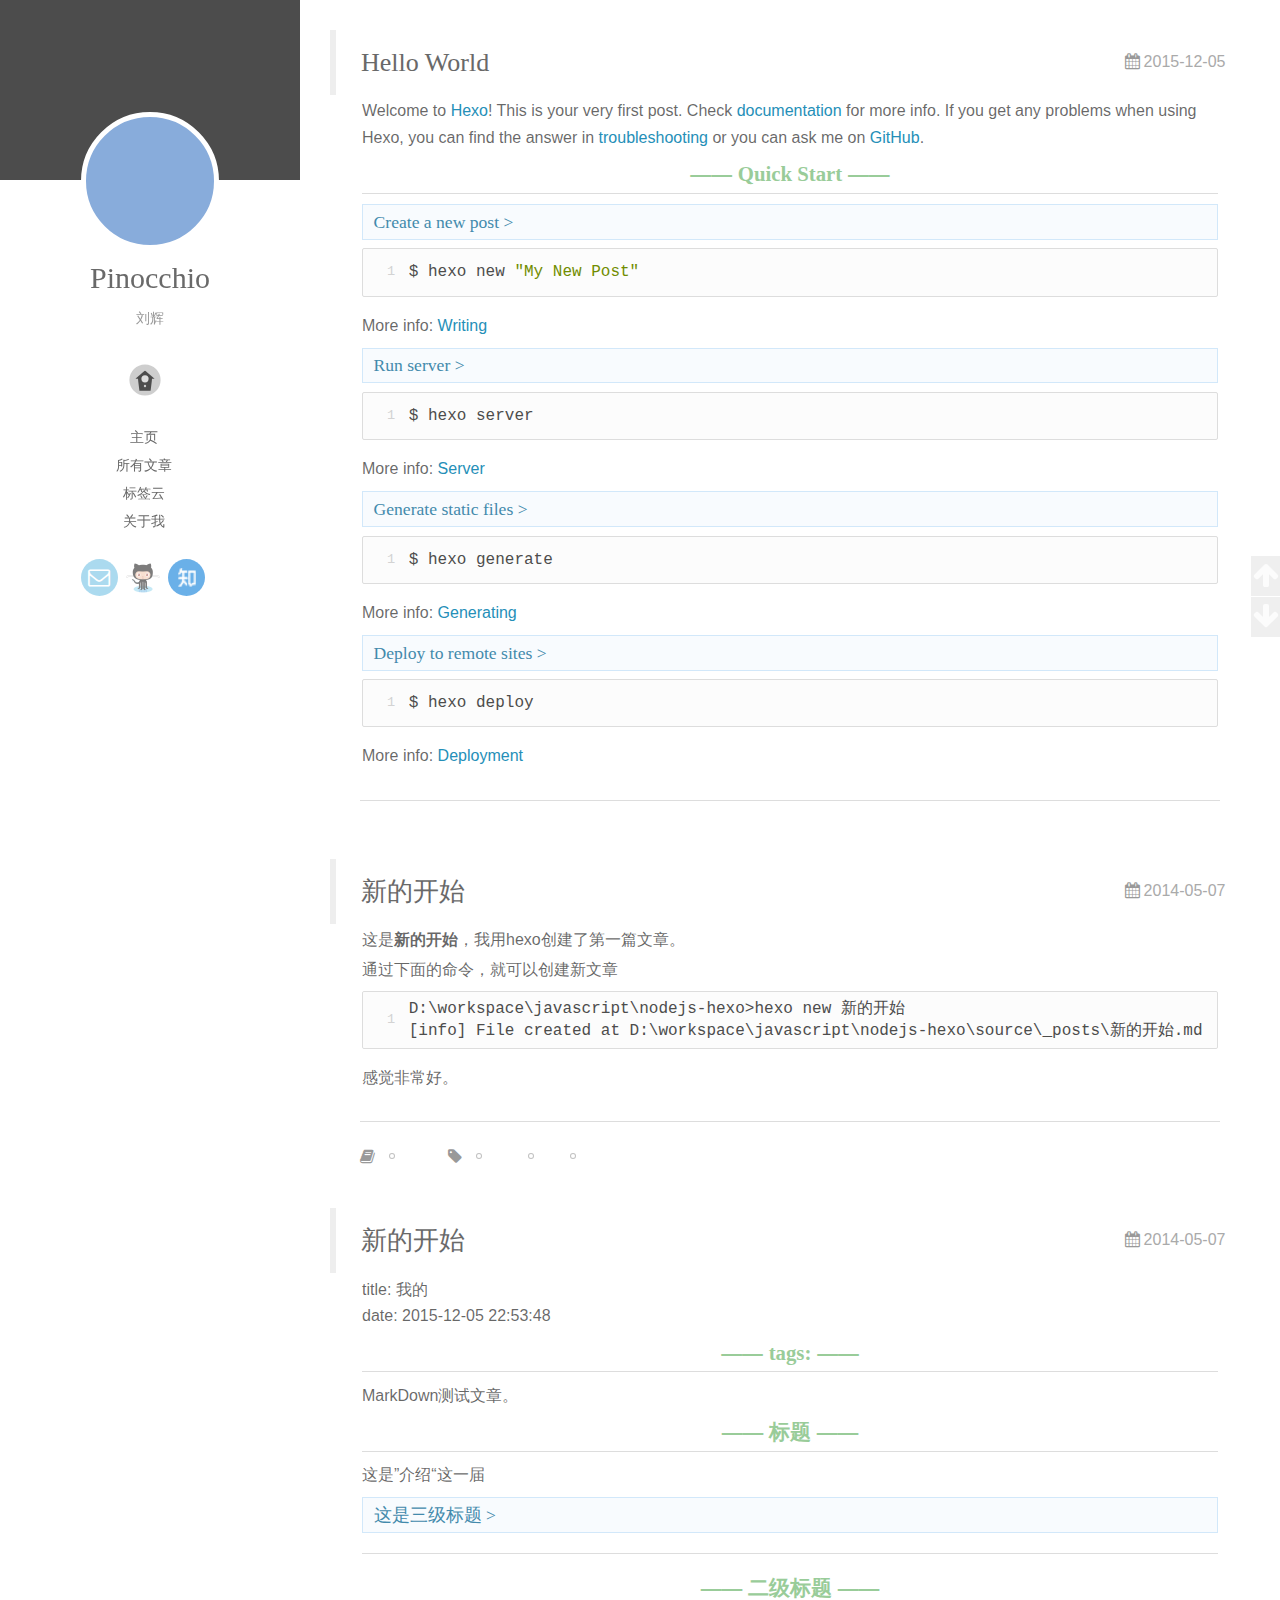
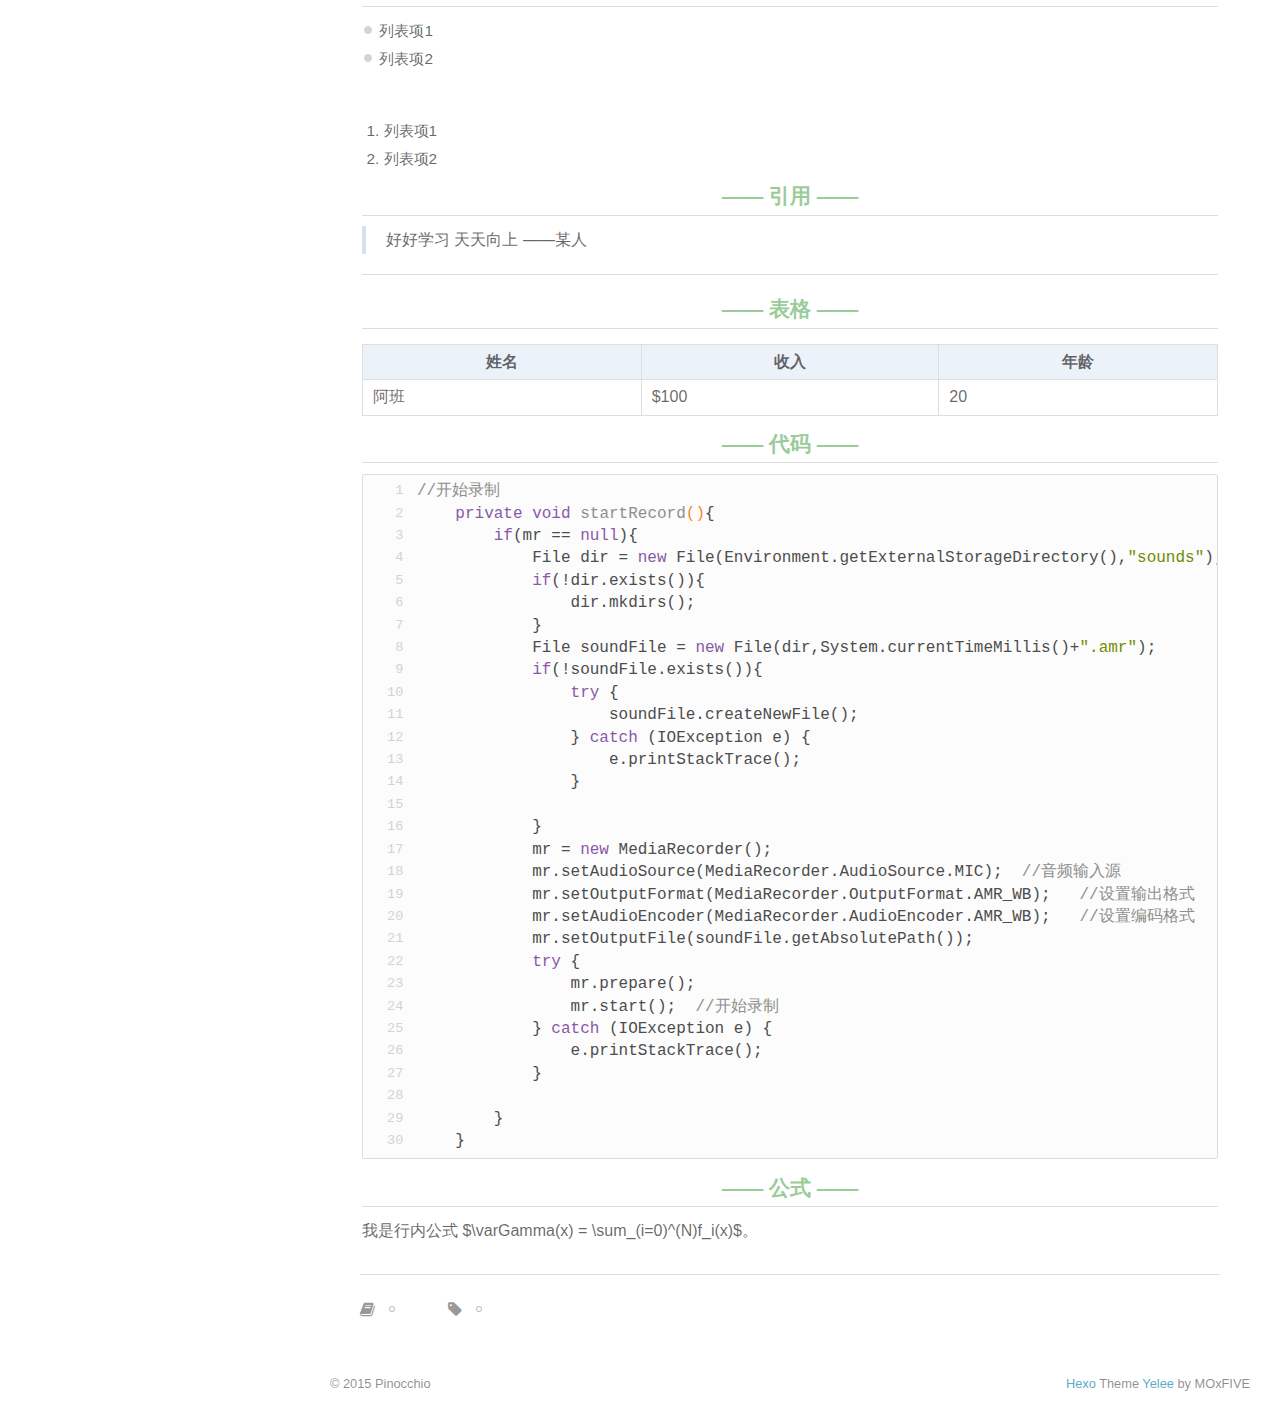
<file: index.html>
<!DOCTYPE html>
<html>
<head>
  <meta charset="utf-8">
  
  <title>匹诺曹的世界</title>
  <meta name="viewport" content="width=device-width, initial-scale=1, maximum-scale=1">
  <meta name="description" content="pinocchio&apos;s blog">
<meta property="og:type" content="website">
<meta property="og:title" content="匹诺曹的世界">
<meta property="og:url" content="http://yoursite.com/index.html">
<meta property="og:site_name" content="匹诺曹的世界">
<meta property="og:description" content="pinocchio&apos;s blog">
<meta name="twitter:card" content="summary">
<meta name="twitter:title" content="匹诺曹的世界">
<meta name="twitter:description" content="pinocchio&apos;s blog">
  
    <link rel="alternative" href="/atom.xml" title="匹诺曹的世界" type="application/atom+xml">
  
  
    <link rel="icon" href="/img/favicon.ico">
  
  <link rel="stylesheet" href="/css/style.css" type="text/css">
  <link rel="stylesheet" href="/font-awesome/css/font-awesome.min.css">
  <link rel="apple-touch-icon" href="/apple-touch-icon.png">
</head>
<body>
  <div id="container">
    <div class="left-col">
    <div class="overlay"></div>
<div class="intrude-less">
	<header id="header" class="inner">
		<a href="/" class="profilepic">
			
			<img lazy-src="/img/author.png" class="js-avatar">
			
		</a>

		<hgroup>
		  <h1 class="header-author"><a href="/">Pinocchio</a></h1>
		</hgroup>

		
		<p class="header-subtitle">刘辉</p>
		
				


		
			<div id="switch-btn" class="switch-btn">
				<div class="icon">
					<div class="icon-ctn">
						<div class="icon-wrap icon-house" data-idx="0">
							<div class="birdhouse"></div>
							<div class="birdhouse_holes"></div>
						</div>
						<div class="icon-wrap icon-ribbon hide" data-idx="1">
							<div class="ribbon"></div>
						</div>
						
						<div class="icon-wrap icon-link hide" data-idx="2">
							<div class="loopback_l"></div>
							<div class="loopback_r"></div>
						</div>
						
						
						<div class="icon-wrap icon-me hide" data-idx="3">
							<div class="user"></div>
							<div class="shoulder"></div>
						</div>
						
					</div>
					
				</div>
				<div class="tips-box hide">
					<div class="tips-arrow"></div>
					<ul class="tips-inner">
						<li>菜单</li>
						<li>标签</li>
						
						<li>友情链接</li>
						
						
						<li>关于我</li>
						
					</ul>
				</div>
			</div>
		

		<div id="switch-area" class="switch-area">
			<div class="switch-wrap">
				<section class="switch-part switch-part1">
					<nav class="header-menu">
						<ul>
						
							<li><a href="/">主页</a></li>
				        
							<li><a href="/archives/">所有文章</a></li>
				        
							<li><a href="/tags/">标签云</a></li>
				        
							<li><a href="/about/">关于我</a></li>
				        
						</ul>
					</nav>
					<nav class="header-nav">
						<ul class="social">
							
								<li id="Email"><a class="Email" target="_blank" href="/liu594545591@126.com" title="Email"></a></li>
					        
								<li id="GitHub"><a class="GitHub" target="_blank" href="https://github.com/miniPinocchio/" title="GitHub"></a></li>
					        
								<li id="知乎"><a class="知乎" target="_blank" href="http://www.zhihu.com/people/pinocchio-87-51" title="知乎"></a></li>
					        
						</ul>
					</nav>
				</section>
				
				
				<section class="switch-part switch-part2">
					<div class="widget tagcloud" id="js-tagcloud">
						<a href="/tags/MarkDown/" style="font-size: 10px;">MarkDown</a> <a href="/tags/开始/" style="font-size: 10px;">开始</a> <a href="/tags/我/" style="font-size: 10px;">我</a> <a href="/tags/日记/" style="font-size: 10px;">日记</a>
					</div>
				</section>
				
				
				
				<section class="switch-part switch-part3">
					<div id="js-friends">
					
			          <a target="_blank" class="main-nav-link switch-friends-link" href="http://anany.me/   <br/>">Android老司机</a>
			        
			          <a target="_blank" class="main-nav-link switch-friends-link" href="http://blog.csdn.net/coder_pig?viewmode=contents  <br/>">小猪Android教程</a>
			        
			          <a target="_blank" class="main-nav-link switch-friends-link" href="http://berial.ml/">专注Android新技术Berial</a>
			        
			        </div>
				</section>
				

				
				
				<section class="switch-part switch-part4">
				
					<div id="js-aboutme">一入编程深似海 从此节操是路人</div>
				</section>
				
			</div>
		</div>
	</header>				
</div>
    </div>
    <div class="mid-col">
      <nav id="mobile-nav">
  	<div class="overlay">
  		<div class="slider-trigger"></div>
  		<h1 class="header-author js-mobile-header hide"><a href="/" title="回到主页">Pinocchio</a></h1>
  	</div>
	<div class="intrude-less">
		<header id="header" class="inner">
			<a href="/" class="profilepic">
				<img lazy-src="/img/author.png" class="js-avatar">
			</a>
			<hgroup>
			  <h1 class="header-author"><a href="/" title="回到主页">Pinocchio</a></h1>
			</hgroup>
			
			<p class="header-subtitle">刘辉</p>
			
			<nav class="header-menu">
				<ul>
				
					<li><a href="/">主页</a></li>
		        
					<li><a href="/archives/">所有文章</a></li>
		        
					<li><a href="/tags/">标签云</a></li>
		        
					<li><a href="/about/">关于我</a></li>
		        
		        <div class="clearfix"></div>
				</ul>
			</nav>
			<nav class="header-nav">
						<ul class="social">
							
								<li id="Email"><a class="Email" target="_blank" href="/liu594545591@126.com" title="Email"></a></li>
					        
								<li id="GitHub"><a class="GitHub" target="_blank" href="https://github.com/miniPinocchio/" title="GitHub"></a></li>
					        
								<li id="知乎"><a class="知乎" target="_blank" href="http://www.zhihu.com/people/pinocchio-87-51" title="知乎"></a></li>
					        
						</ul>
			</nav>
		</header>				
	</div>
</nav>
      <div class="body-wrap">
  
    <article id="post-hello-world" class="article article-type-post" itemscope itemprop="blogPost">
  
    <div class="article-meta">
      <a href="/2015/12/05/hello-world/" class="article-date">
  	<time datetime="2015-12-05T14:52:23.899Z" itemprop="datePublished">2015-12-05</time>
</a>
    </div>
  
  <div class="article-inner">
    
      <input type="hidden" class="isFancy" />
    
    
      <header class="article-header">
        
  
    <h1 itemprop="name">
      <a class="article-title" href="/2015/12/05/hello-world/">Hello World</a>
    </h1>
  

      </header>
      
    
    <div class="article-entry" itemprop="articleBody">
      
          
        <p>Welcome to <a href="http://hexo.io/" target="_blank" rel="external">Hexo</a>! This is your very first post. Check <a href="http://hexo.io/docs/" target="_blank" rel="external">documentation</a> for more info. If you get any problems when using Hexo, you can find the answer in <a href="http://hexo.io/docs/troubleshooting.html" target="_blank" rel="external">troubleshooting</a> or you can ask me on <a href="https://github.com/hexojs/hexo/issues" target="_blank" rel="external">GitHub</a>.</p>
<h2 id="Quick_Start">Quick Start</h2><h3 id="Create_a_new_post">Create a new post</h3><figure class="highlight bash"><table><tr><td class="gutter"><pre><span class="line">1</span><br></pre></td><td class="code"><pre><span class="line">$ hexo new <span class="string">"My New Post"</span></span><br></pre></td></tr></table></figure>
<p>More info: <a href="http://hexo.io/docs/writing.html" target="_blank" rel="external">Writing</a></p>
<h3 id="Run_server">Run server</h3><figure class="highlight bash"><table><tr><td class="gutter"><pre><span class="line">1</span><br></pre></td><td class="code"><pre><span class="line">$ hexo server</span><br></pre></td></tr></table></figure>
<p>More info: <a href="http://hexo.io/docs/server.html" target="_blank" rel="external">Server</a></p>
<h3 id="Generate_static_files">Generate static files</h3><figure class="highlight bash"><table><tr><td class="gutter"><pre><span class="line">1</span><br></pre></td><td class="code"><pre><span class="line">$ hexo generate</span><br></pre></td></tr></table></figure>
<p>More info: <a href="http://hexo.io/docs/generating.html" target="_blank" rel="external">Generating</a></p>
<h3 id="Deploy_to_remote_sites">Deploy to remote sites</h3><figure class="highlight bash"><table><tr><td class="gutter"><pre><span class="line">1</span><br></pre></td><td class="code"><pre><span class="line">$ hexo deploy</span><br></pre></td></tr></table></figure>
<p>More info: <a href="http://hexo.io/docs/deployment.html" target="_blank" rel="external">Deployment</a></p>

      
    </div>
    
    <div class="article-info article-info-index">
      
      

      
      
      <div class="clearfix"></div>
    </div>
    
  </div>
  
</article>





 





    
        <link rel="stylesheet" href="/fancybox/jquery.fancybox.css" type="text/css">
        <script>
        var yiliaConfig = {
        fancybox: true,
        mathjax: true,
        animate: true,
        isHome: true,
        isPost: false,
        isArchive: false,
        isTag: false,
        isCategory: false,
        open_in_new: false
        }
        </script>
     

  
    <article id="post-新的开始" class="article article-type-post" itemscope itemprop="blogPost">
  
    <div class="article-meta">
      <a href="/2014/05/07/新的开始/" class="article-date">
  	<time datetime="2014-05-07T10:44:12.000Z" itemprop="datePublished">2014-05-07</time>
</a>
    </div>
  
  <div class="article-inner">
    
      <input type="hidden" class="isFancy" />
    
    
      <header class="article-header">
        
  
    <h1 itemprop="name">
      <a class="article-title" href="/2014/05/07/新的开始/">新的开始</a>
    </h1>
  

      </header>
      
    
    <div class="article-entry" itemprop="articleBody">
      
          
        <p>这是<strong>新的开始</strong>，我用hexo创建了第一篇文章。</p>
<p>通过下面的命令，就可以创建新文章<br><figure class="highlight"><table><tr><td class="gutter"><pre><span class="line">1</span><br></pre></td><td class="code"><pre><span class="line">D:\workspace\javascript\nodejs-hexo&#62;hexo new &#26032;&#30340;&#24320;&#22987;&#10;[info] File created at D:\workspace\javascript\nodejs-hexo\source\_posts\&#26032;&#30340;&#24320;&#22987;.md</span><br></pre></td></tr></table></figure></p>
<p>感觉非常好。</p>

      
    </div>
    
    <div class="article-info article-info-index">
      
      
	<div class="article-category tagcloud">
	<a class="article-category-link" href="/categories/日志/">日志</a>
	</div>


      
	<div class="article-tag tagcloud">
		<ul class="article-tag-list"><li class="article-tag-list-item"><a class="article-tag-list-link" href="/tags/开始/">开始</a></li><li class="article-tag-list-item"><a class="article-tag-list-link" href="/tags/我/">我</a></li><li class="article-tag-list-item"><a class="article-tag-list-link" href="/tags/日记/">日记</a></li></ul>
	</div>

      
      <div class="clearfix"></div>
    </div>
    
  </div>
  
</article>





 





    
        <link rel="stylesheet" href="/fancybox/jquery.fancybox.css" type="text/css">
        <script>
        var yiliaConfig = {
        fancybox: true,
        mathjax: true,
        animate: true,
        isHome: true,
        isPost: false,
        isArchive: false,
        isTag: false,
        isCategory: false,
        open_in_new: false
        }
        </script>
     

  
    <article id="post-我的" class="article article-type-post" itemscope itemprop="blogPost">
  
    <div class="article-meta">
      <a href="/2014/05/07/我的/" class="article-date">
  	<time datetime="2014-05-07T10:44:12.000Z" itemprop="datePublished">2014-05-07</time>
</a>
    </div>
  
  <div class="article-inner">
    
      <input type="hidden" class="isFancy" />
    
    
      <header class="article-header">
        
  
    <h1 itemprop="name">
      <a class="article-title" href="/2014/05/07/我的/">新的开始</a>
    </h1>
  

      </header>
      
    
    <div class="article-entry" itemprop="articleBody">
      
          
        <excerpt in="" index="" |="" 这是一篇关于markdown的文章=""> 

<p>title: 我的<br>date: 2015-12-05 22:53:48</p>
<h2 id="tags:">tags:</h2><p>MarkDown测试文章。</p>
<h2 id="标题">标题</h2><p>这是”介绍“这一届</p>
<h3 id="这是三级标题">这是三级标题</h3><hr>
<h2 id="二级标题">二级标题</h2><ul>
<li>列表项1</li>
<li>列表项2</li>
</ul>
<p><br></p>
<ol>
<li>列表项1</li>
<li>列表项2</li>
</ol>
<h2 id="引用">引用</h2><blockquote>
<p>好好学习 天天向上 ——某人</p>
</blockquote>
<hr>
<h2 id="表格">表格</h2><table>
<thead>
<tr>
<th>姓名</th>
<th>收入</th>
<th>年龄</th>
</tr>
</thead>
<tbody>
<tr>
<td>阿班</td>
<td>$100</td>
<td>20</td>
</tr>
</tbody>
</table>
<h2 id="代码">代码</h2><figure class="highlight java"><table><tr><td class="gutter"><pre><span class="line">1</span><br><span class="line">2</span><br><span class="line">3</span><br><span class="line">4</span><br><span class="line">5</span><br><span class="line">6</span><br><span class="line">7</span><br><span class="line">8</span><br><span class="line">9</span><br><span class="line">10</span><br><span class="line">11</span><br><span class="line">12</span><br><span class="line">13</span><br><span class="line">14</span><br><span class="line">15</span><br><span class="line">16</span><br><span class="line">17</span><br><span class="line">18</span><br><span class="line">19</span><br><span class="line">20</span><br><span class="line">21</span><br><span class="line">22</span><br><span class="line">23</span><br><span class="line">24</span><br><span class="line">25</span><br><span class="line">26</span><br><span class="line">27</span><br><span class="line">28</span><br><span class="line">29</span><br><span class="line">30</span><br></pre></td><td class="code"><pre><span class="line"><span class="comment">//开始录制</span></span><br><span class="line">    <span class="function"><span class="keyword">private</span> <span class="keyword">void</span> <span class="title">startRecord</span><span class="params">()</span></span>&#123;</span><br><span class="line">        <span class="keyword">if</span>(mr == <span class="keyword">null</span>)&#123;</span><br><span class="line">            File dir = <span class="keyword">new</span> File(Environment.getExternalStorageDirectory(),<span class="string">"sounds"</span>);</span><br><span class="line">            <span class="keyword">if</span>(!dir.exists())&#123;</span><br><span class="line">                dir.mkdirs();</span><br><span class="line">            &#125;</span><br><span class="line">            File soundFile = <span class="keyword">new</span> File(dir,System.currentTimeMillis()+<span class="string">".amr"</span>);</span><br><span class="line">            <span class="keyword">if</span>(!soundFile.exists())&#123;</span><br><span class="line">                <span class="keyword">try</span> &#123;</span><br><span class="line">                    soundFile.createNewFile();</span><br><span class="line">                &#125; <span class="keyword">catch</span> (IOException e) &#123;</span><br><span class="line">                    e.printStackTrace();</span><br><span class="line">                &#125;</span><br><span class="line"></span><br><span class="line">            &#125;</span><br><span class="line">            mr = <span class="keyword">new</span> MediaRecorder();</span><br><span class="line">            mr.setAudioSource(MediaRecorder.AudioSource.MIC);  <span class="comment">//音频输入源</span></span><br><span class="line">            mr.setOutputFormat(MediaRecorder.OutputFormat.AMR_WB);   <span class="comment">//设置输出格式</span></span><br><span class="line">            mr.setAudioEncoder(MediaRecorder.AudioEncoder.AMR_WB);   <span class="comment">//设置编码格式</span></span><br><span class="line">            mr.setOutputFile(soundFile.getAbsolutePath());</span><br><span class="line">            <span class="keyword">try</span> &#123;</span><br><span class="line">                mr.prepare();</span><br><span class="line">                mr.start();  <span class="comment">//开始录制</span></span><br><span class="line">            &#125; <span class="keyword">catch</span> (IOException e) &#123;</span><br><span class="line">                e.printStackTrace();</span><br><span class="line">            &#125;</span><br><span class="line"></span><br><span class="line">        &#125;</span><br><span class="line">    &#125;</span><br></pre></td></tr></table></figure>
<h2 id="公式">公式</h2><p>我是行内公式 $\varGamma(x) = \sum_(i=0)^(N)f_i(x)$。</p>
</excerpt>
      
    </div>
    
    <div class="article-info article-info-index">
      
      
	<div class="article-category tagcloud">
	<a class="article-category-link" href="/categories/日志/">日志</a>
	</div>


      
	<div class="article-tag tagcloud">
		<ul class="article-tag-list"><li class="article-tag-list-item"><a class="article-tag-list-link" href="/tags/MarkDown/">MarkDown</a></li></ul>
	</div>

      
      <div class="clearfix"></div>
    </div>
    
  </div>
  
</article>





 





    
        <link rel="stylesheet" href="/fancybox/jquery.fancybox.css" type="text/css">
        <script>
        var yiliaConfig = {
        fancybox: true,
        mathjax: true,
        animate: true,
        isHome: true,
        isPost: false,
        isArchive: false,
        isTag: false,
        isCategory: false,
        open_in_new: false
        }
        </script>
     

  
  
</div>
      <footer id="footer">
  <div class="outer">
    <div id="footer-info">
      <div class="footer-left">
        &copy; 2015 Pinocchio
      </div>
        <div class="footer-right">
          <a href="http://hexo.io/" target="_blank" title="快速、简洁且高效的静态博客框架">Hexo</a>  Theme <a href="https://github.com/MOxFIVE/hexo-theme-yelee" target="_blank" title="简而不减双栏 Hexo 博客主题">Yelee</a> by MOxFIVE
        </div>
    </div>
    <div class="visit">
      <span id="busuanzi_container_site_pv" style='display:none'>
        <span id="site-visit" >本站到访数: 
        <span id="busuanzi_value_site_uv"></span>
        </span>
      </span>
      <span id="busuanzi_container_page_pv" style='display:none'>
        <span id="page-visit">, 本页阅读量: 
        <span id="busuanzi_value_page_pv"></span>
        </span>
      </span>
    </div>
  </div>
</footer>
    </div>
    
	<script>
		var yiliaConfig = {
			fancybox: false,
			mathjax: true,
			animate: true,
			isHome: true,
			isPost: false,
			isArchive: false,
			isTag: false,
			isCategory: false,
			open_in_new: false
		}
	</script>


<script src="http://7.url.cn/edu/jslib/comb/require-2.1.6,jquery-1.9.1.min.js" type="text/javascript"></script>
<script src="/js/main.js" type="text/javascript"></script>

<script>
  var backgroundnum = 1;
  var backgroundimg = "url(/background/bg-x.jpg)".replace(/x/gi, Math.ceil(Math.random() * backgroundnum));

  $("body").css({"background": backgroundimg, "background-attachment": "fixed", "background-size": "cover"});
</script>




<script type="text/x-mathjax-config">
MathJax.Hub.Config({
    tex2jax: {
        inlineMath: [ ['$','$'], ["\\(","\\)"]  ],
        processEscapes: true,
        skipTags: ['script', 'noscript', 'style', 'textarea', 'pre', 'code']
    }
});

MathJax.Hub.Queue(function() {
    var all = MathJax.Hub.getAllJax(), i;
    for(i=0; i < all.length; i += 1) {
        all[i].SourceElement().parentNode.className += ' has-jax';                 
    }       
});
</script>

<script type="text/javascript" src="http://cdn.mathjax.org/mathjax/latest/MathJax.js?config=TeX-AMS-MML_HTMLorMML">
</script>


<div class="scroll" id="scroll">
<a href="#" title="返回顶部"><i class="fa fa-arrow-up"></i></a>
<a href="#footer" title="转到底部"><i class="fa fa-arrow-down"></i></a>
</div>

<script async src="https://dn-lbstatics.qbox.me/busuanzi/2.3/busuanzi.pure.mini.js">
</script>
  </div>
</body>
</html>
</file>
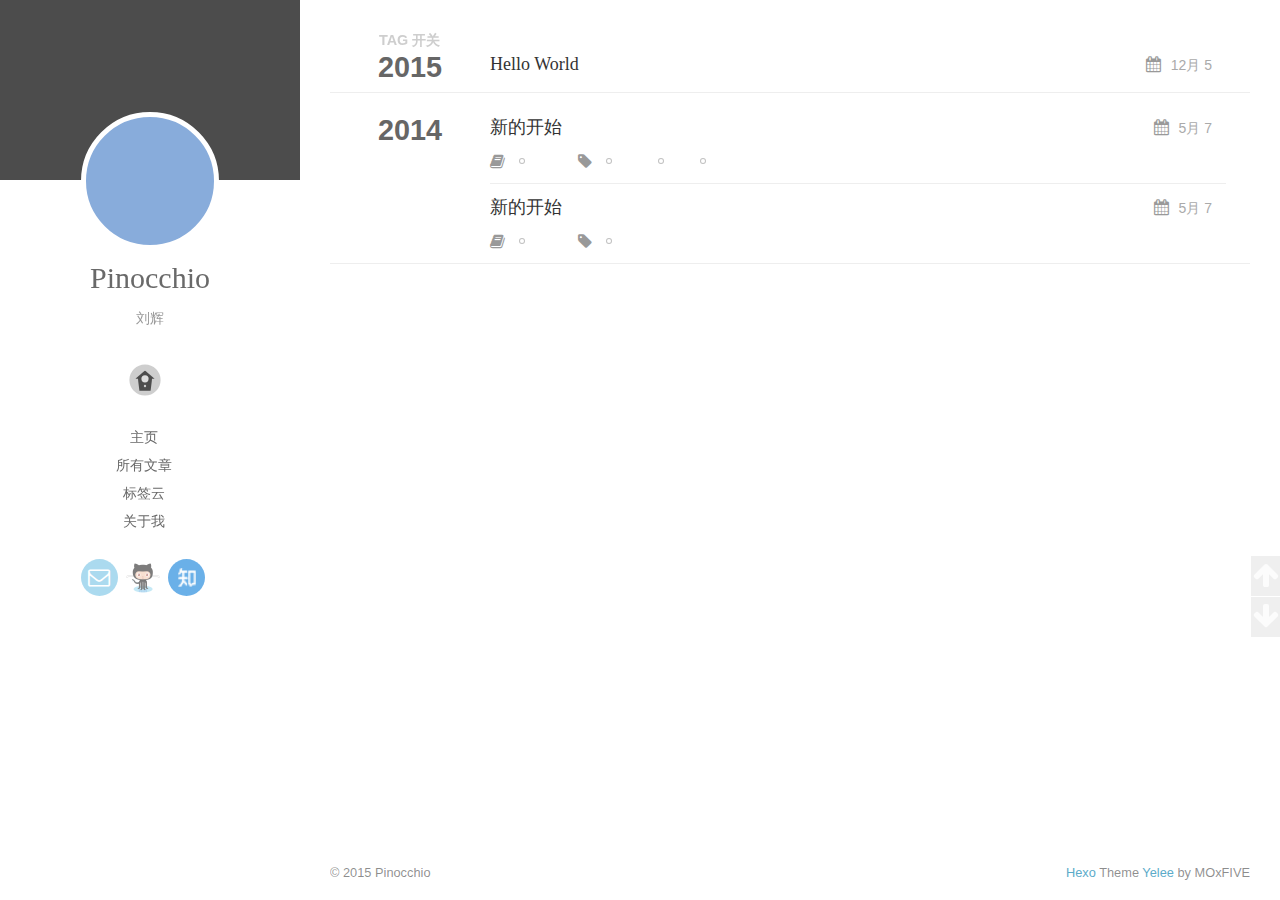
<file: archives/index.html>
<!DOCTYPE html>
<html>
<head>
  <meta charset="utf-8">
  
  <title>Archives | 匹诺曹的世界</title>
  <meta name="viewport" content="width=device-width, initial-scale=1, maximum-scale=1">
  <meta name="description" content="pinocchio&apos;s blog">
<meta property="og:type" content="website">
<meta property="og:title" content="匹诺曹的世界">
<meta property="og:url" content="http://yoursite.com/archives/index.html">
<meta property="og:site_name" content="匹诺曹的世界">
<meta property="og:description" content="pinocchio&apos;s blog">
<meta name="twitter:card" content="summary">
<meta name="twitter:title" content="匹诺曹的世界">
<meta name="twitter:description" content="pinocchio&apos;s blog">
  
    <link rel="alternative" href="/atom.xml" title="匹诺曹的世界" type="application/atom+xml">
  
  
    <link rel="icon" href="/img/favicon.ico">
  
  <link rel="stylesheet" href="/css/style.css" type="text/css">
  <link rel="stylesheet" href="/font-awesome/css/font-awesome.min.css">
  <link rel="apple-touch-icon" href="/apple-touch-icon.png">
</head>
<body>
  <div id="container">
    <div class="left-col">
    <div class="overlay"></div>
<div class="intrude-less">
	<header id="header" class="inner">
		<a href="/" class="profilepic">
			
			<img lazy-src="/img/author.png" class="js-avatar">
			
		</a>

		<hgroup>
		  <h1 class="header-author"><a href="/">Pinocchio</a></h1>
		</hgroup>

		
		<p class="header-subtitle">刘辉</p>
		
				


		
			<div id="switch-btn" class="switch-btn">
				<div class="icon">
					<div class="icon-ctn">
						<div class="icon-wrap icon-house" data-idx="0">
							<div class="birdhouse"></div>
							<div class="birdhouse_holes"></div>
						</div>
						<div class="icon-wrap icon-ribbon hide" data-idx="1">
							<div class="ribbon"></div>
						</div>
						
						<div class="icon-wrap icon-link hide" data-idx="2">
							<div class="loopback_l"></div>
							<div class="loopback_r"></div>
						</div>
						
						
						<div class="icon-wrap icon-me hide" data-idx="3">
							<div class="user"></div>
							<div class="shoulder"></div>
						</div>
						
					</div>
					
				</div>
				<div class="tips-box hide">
					<div class="tips-arrow"></div>
					<ul class="tips-inner">
						<li>菜单</li>
						<li>标签</li>
						
						<li>友情链接</li>
						
						
						<li>关于我</li>
						
					</ul>
				</div>
			</div>
		

		<div id="switch-area" class="switch-area">
			<div class="switch-wrap">
				<section class="switch-part switch-part1">
					<nav class="header-menu">
						<ul>
						
							<li><a href="/">主页</a></li>
				        
							<li><a href="/archives/">所有文章</a></li>
				        
							<li><a href="/tags/">标签云</a></li>
				        
							<li><a href="/about/">关于我</a></li>
				        
						</ul>
					</nav>
					<nav class="header-nav">
						<ul class="social">
							
								<li id="Email"><a class="Email" target="_blank" href="/liu594545591@126.com" title="Email"></a></li>
					        
								<li id="GitHub"><a class="GitHub" target="_blank" href="https://github.com/miniPinocchio/" title="GitHub"></a></li>
					        
								<li id="知乎"><a class="知乎" target="_blank" href="http://www.zhihu.com/people/pinocchio-87-51" title="知乎"></a></li>
					        
						</ul>
					</nav>
				</section>
				
				
				<section class="switch-part switch-part2">
					<div class="widget tagcloud" id="js-tagcloud">
						<a href="/tags/MarkDown/" style="font-size: 10px;">MarkDown</a> <a href="/tags/开始/" style="font-size: 10px;">开始</a> <a href="/tags/我/" style="font-size: 10px;">我</a> <a href="/tags/日记/" style="font-size: 10px;">日记</a>
					</div>
				</section>
				
				
				
				<section class="switch-part switch-part3">
					<div id="js-friends">
					
			          <a target="_blank" class="main-nav-link switch-friends-link" href="http://anany.me/   <br/>">Android老司机</a>
			        
			          <a target="_blank" class="main-nav-link switch-friends-link" href="http://blog.csdn.net/coder_pig?viewmode=contents  <br/>">小猪Android教程</a>
			        
			          <a target="_blank" class="main-nav-link switch-friends-link" href="http://berial.ml/">专注Android新技术Berial</a>
			        
			        </div>
				</section>
				

				
				
				<section class="switch-part switch-part4">
				
					<div id="js-aboutme">一入编程深似海 从此节操是路人</div>
				</section>
				
			</div>
		</div>
	</header>				
</div>
    </div>
    <div class="mid-col">
      <nav id="mobile-nav">
  	<div class="overlay">
  		<div class="slider-trigger"></div>
  		<h1 class="header-author js-mobile-header hide"><a href="/" title="回到主页">Pinocchio</a></h1>
  	</div>
	<div class="intrude-less">
		<header id="header" class="inner">
			<a href="/" class="profilepic">
				<img lazy-src="/img/author.png" class="js-avatar">
			</a>
			<hgroup>
			  <h1 class="header-author"><a href="/" title="回到主页">Pinocchio</a></h1>
			</hgroup>
			
			<p class="header-subtitle">刘辉</p>
			
			<nav class="header-menu">
				<ul>
				
					<li><a href="/">主页</a></li>
		        
					<li><a href="/archives/">所有文章</a></li>
		        
					<li><a href="/tags/">标签云</a></li>
		        
					<li><a href="/about/">关于我</a></li>
		        
		        <div class="clearfix"></div>
				</ul>
			</nav>
			<nav class="header-nav">
						<ul class="social">
							
								<li id="Email"><a class="Email" target="_blank" href="/liu594545591@126.com" title="Email"></a></li>
					        
								<li id="GitHub"><a class="GitHub" target="_blank" href="https://github.com/miniPinocchio/" title="GitHub"></a></li>
					        
								<li id="知乎"><a class="知乎" target="_blank" href="http://www.zhihu.com/people/pinocchio-87-51" title="知乎"></a></li>
					        
						</ul>
			</nav>
		</header>				
	</div>
</nav>
      <div class="body-wrap">
  
  
    
    
      
      
      <section class="archives-wrap">
        <div class="archive-year-wrap">
          <a href="/archives/2015" class="archive-year">2015</a>
        </div>
        <div class="archives">
    
    <article class="archive-article archive-type-post">
  <div class="archive-article-inner">
    <header class="archive-article-header">
      	<div class="article-meta">
	      	<a href="/2015/12/05/hello-world/" class="archive-article-date">
  	<time datetime="2015-12-05T14:52:23.899Z" itemprop="datePublished">12月 5</time>
</a>
        </div>
    	 
  
    <h1 itemprop="name">
      <a class="archive-article-title" href="/2015/12/05/hello-world/">Hello World</a>
    </h1>
  

        <div class="article-info info-on-archive">
          

          
        </div>
        <div class="clearfix"></div>
    </header>
  </div>
</article>
  
    
    
      
        </div></section>
      
      
      <section class="archives-wrap">
        <div class="archive-year-wrap">
          <a href="/archives/2014" class="archive-year">2014</a>
        </div>
        <div class="archives">
    
    <article class="archive-article archive-type-post">
  <div class="archive-article-inner">
    <header class="archive-article-header">
      	<div class="article-meta">
	      	<a href="/2014/05/07/新的开始/" class="archive-article-date">
  	<time datetime="2014-05-07T10:44:12.000Z" itemprop="datePublished">5月 7</time>
</a>
        </div>
    	 
  
    <h1 itemprop="name">
      <a class="archive-article-title" href="/2014/05/07/新的开始/">新的开始</a>
    </h1>
  

        <div class="article-info info-on-archive">
          
	<div class="article-category tagcloud">
	<a class="article-category-link" href="/categories/日志/">日志</a>
	</div>


          
	<div class="article-tag tagcloud">
		<ul class="article-tag-list"><li class="article-tag-list-item"><a class="article-tag-list-link" href="/tags/开始/">开始</a></li><li class="article-tag-list-item"><a class="article-tag-list-link" href="/tags/我/">我</a></li><li class="article-tag-list-item"><a class="article-tag-list-link" href="/tags/日记/">日记</a></li></ul>
	</div>

        </div>
        <div class="clearfix"></div>
    </header>
  </div>
</article>
  
    
    
    <article class="archive-article archive-type-post">
  <div class="archive-article-inner">
    <header class="archive-article-header">
      	<div class="article-meta">
	      	<a href="/2014/05/07/我的/" class="archive-article-date">
  	<time datetime="2014-05-07T10:44:12.000Z" itemprop="datePublished">5月 7</time>
</a>
        </div>
    	 
  
    <h1 itemprop="name">
      <a class="archive-article-title" href="/2014/05/07/我的/">新的开始</a>
    </h1>
  

        <div class="article-info info-on-archive">
          
	<div class="article-category tagcloud">
	<a class="article-category-link" href="/categories/日志/">日志</a>
	</div>


          
	<div class="article-tag tagcloud">
		<ul class="article-tag-list"><li class="article-tag-list-item"><a class="article-tag-list-link" href="/tags/MarkDown/">MarkDown</a></li></ul>
	</div>

        </div>
        <div class="clearfix"></div>
    </header>
  </div>
</article>
  
  
    </div></section>
  

    

</div>
      <footer id="footer">
  <div class="outer">
    <div id="footer-info">
      <div class="footer-left">
        &copy; 2015 Pinocchio
      </div>
        <div class="footer-right">
          <a href="http://hexo.io/" target="_blank" title="快速、简洁且高效的静态博客框架">Hexo</a>  Theme <a href="https://github.com/MOxFIVE/hexo-theme-yelee" target="_blank" title="简而不减双栏 Hexo 博客主题">Yelee</a> by MOxFIVE
        </div>
    </div>
    <div class="visit">
      <span id="busuanzi_container_site_pv" style='display:none'>
        <span id="site-visit" >本站到访数: 
        <span id="busuanzi_value_site_uv"></span>
        </span>
      </span>
      <span id="busuanzi_container_page_pv" style='display:none'>
        <span id="page-visit">, 本页阅读量: 
        <span id="busuanzi_value_page_pv"></span>
        </span>
      </span>
    </div>
  </div>
</footer>
    </div>
    
	<script>
		var yiliaConfig = {
			fancybox: false,
			mathjax: true,
			animate: true,
			isHome: false,
			isPost: false,
			isArchive: true,
			isTag: false,
			isCategory: false,
			open_in_new: false
		}
	</script>


<script src="http://7.url.cn/edu/jslib/comb/require-2.1.6,jquery-1.9.1.min.js" type="text/javascript"></script>
<script src="/js/main.js" type="text/javascript"></script>

<script>
  var backgroundnum = 1;
  var backgroundimg = "url(/background/bg-x.jpg)".replace(/x/gi, Math.ceil(Math.random() * backgroundnum));

  $("body").css({"background": backgroundimg, "background-attachment": "fixed", "background-size": "cover"});
</script>




<script type="text/x-mathjax-config">
MathJax.Hub.Config({
    tex2jax: {
        inlineMath: [ ['$','$'], ["\\(","\\)"]  ],
        processEscapes: true,
        skipTags: ['script', 'noscript', 'style', 'textarea', 'pre', 'code']
    }
});

MathJax.Hub.Queue(function() {
    var all = MathJax.Hub.getAllJax(), i;
    for(i=0; i < all.length; i += 1) {
        all[i].SourceElement().parentNode.className += ' has-jax';                 
    }       
});
</script>

<script type="text/javascript" src="http://cdn.mathjax.org/mathjax/latest/MathJax.js?config=TeX-AMS-MML_HTMLorMML">
</script>


<div class="scroll" id="scroll">
<a href="#" title="返回顶部"><i class="fa fa-arrow-up"></i></a>
<a href="#footer" title="转到底部"><i class="fa fa-arrow-down"></i></a>
</div>

<button class="hide-labels">TAG 开关</button>
<script src="http://7.url.cn/edu/jslib/comb/require-2.1.6,jquery-1.9.1.min.js">
</script>
<script>
$(document).ready(function(){
  $("button").click(function(){
    $(".article-info").toggle(200);
  });
});
</script>

<script async src="https://dn-lbstatics.qbox.me/busuanzi/2.3/busuanzi.pure.mini.js">
</script>
  </div>
</body>
</html>
</file>
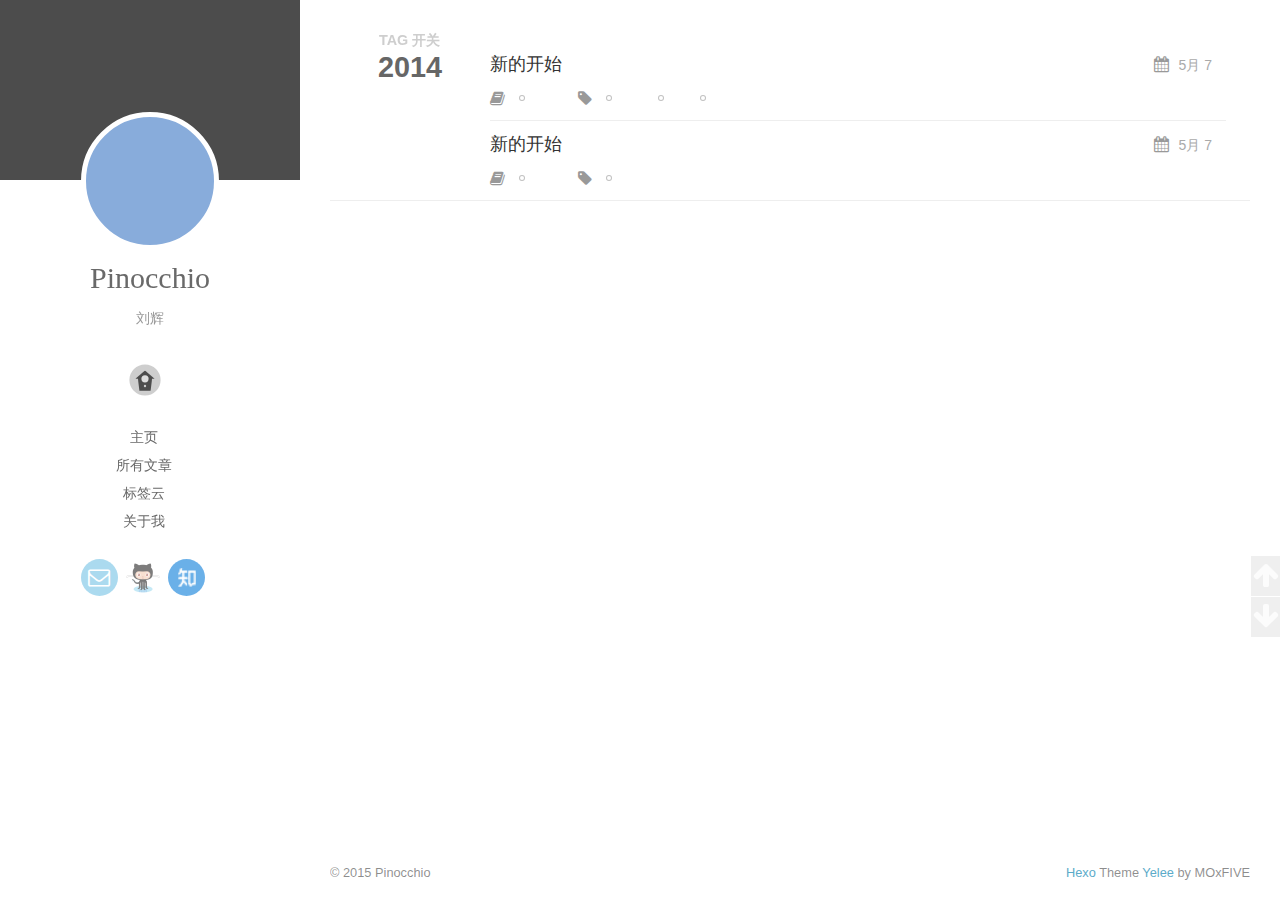
<file: archives/2014/index.html>
<!DOCTYPE html>
<html>
<head>
  <meta charset="utf-8">
  
  <title>Archives: 2014 | 匹诺曹的世界</title>
  <meta name="viewport" content="width=device-width, initial-scale=1, maximum-scale=1">
  <meta name="description" content="pinocchio&apos;s blog">
<meta property="og:type" content="website">
<meta property="og:title" content="匹诺曹的世界">
<meta property="og:url" content="http://yoursite.com/archives/2014/index.html">
<meta property="og:site_name" content="匹诺曹的世界">
<meta property="og:description" content="pinocchio&apos;s blog">
<meta name="twitter:card" content="summary">
<meta name="twitter:title" content="匹诺曹的世界">
<meta name="twitter:description" content="pinocchio&apos;s blog">
  
    <link rel="alternative" href="/atom.xml" title="匹诺曹的世界" type="application/atom+xml">
  
  
    <link rel="icon" href="/img/favicon.ico">
  
  <link rel="stylesheet" href="/css/style.css" type="text/css">
  <link rel="stylesheet" href="/font-awesome/css/font-awesome.min.css">
  <link rel="apple-touch-icon" href="/apple-touch-icon.png">
</head>
<body>
  <div id="container">
    <div class="left-col">
    <div class="overlay"></div>
<div class="intrude-less">
	<header id="header" class="inner">
		<a href="/" class="profilepic">
			
			<img lazy-src="/img/author.png" class="js-avatar">
			
		</a>

		<hgroup>
		  <h1 class="header-author"><a href="/">Pinocchio</a></h1>
		</hgroup>

		
		<p class="header-subtitle">刘辉</p>
		
				


		
			<div id="switch-btn" class="switch-btn">
				<div class="icon">
					<div class="icon-ctn">
						<div class="icon-wrap icon-house" data-idx="0">
							<div class="birdhouse"></div>
							<div class="birdhouse_holes"></div>
						</div>
						<div class="icon-wrap icon-ribbon hide" data-idx="1">
							<div class="ribbon"></div>
						</div>
						
						<div class="icon-wrap icon-link hide" data-idx="2">
							<div class="loopback_l"></div>
							<div class="loopback_r"></div>
						</div>
						
						
						<div class="icon-wrap icon-me hide" data-idx="3">
							<div class="user"></div>
							<div class="shoulder"></div>
						</div>
						
					</div>
					
				</div>
				<div class="tips-box hide">
					<div class="tips-arrow"></div>
					<ul class="tips-inner">
						<li>菜单</li>
						<li>标签</li>
						
						<li>友情链接</li>
						
						
						<li>关于我</li>
						
					</ul>
				</div>
			</div>
		

		<div id="switch-area" class="switch-area">
			<div class="switch-wrap">
				<section class="switch-part switch-part1">
					<nav class="header-menu">
						<ul>
						
							<li><a href="/">主页</a></li>
				        
							<li><a href="/archives/">所有文章</a></li>
				        
							<li><a href="/tags/">标签云</a></li>
				        
							<li><a href="/about/">关于我</a></li>
				        
						</ul>
					</nav>
					<nav class="header-nav">
						<ul class="social">
							
								<li id="Email"><a class="Email" target="_blank" href="/liu594545591@126.com" title="Email"></a></li>
					        
								<li id="GitHub"><a class="GitHub" target="_blank" href="https://github.com/miniPinocchio/" title="GitHub"></a></li>
					        
								<li id="知乎"><a class="知乎" target="_blank" href="http://www.zhihu.com/people/pinocchio-87-51" title="知乎"></a></li>
					        
						</ul>
					</nav>
				</section>
				
				
				<section class="switch-part switch-part2">
					<div class="widget tagcloud" id="js-tagcloud">
						<a href="/tags/MarkDown/" style="font-size: 10px;">MarkDown</a> <a href="/tags/开始/" style="font-size: 10px;">开始</a> <a href="/tags/我/" style="font-size: 10px;">我</a> <a href="/tags/日记/" style="font-size: 10px;">日记</a>
					</div>
				</section>
				
				
				
				<section class="switch-part switch-part3">
					<div id="js-friends">
					
			          <a target="_blank" class="main-nav-link switch-friends-link" href="http://anany.me/   <br/>">Android老司机</a>
			        
			          <a target="_blank" class="main-nav-link switch-friends-link" href="http://blog.csdn.net/coder_pig?viewmode=contents  <br/>">小猪Android教程</a>
			        
			          <a target="_blank" class="main-nav-link switch-friends-link" href="http://berial.ml/">专注Android新技术Berial</a>
			        
			        </div>
				</section>
				

				
				
				<section class="switch-part switch-part4">
				
					<div id="js-aboutme">一入编程深似海 从此节操是路人</div>
				</section>
				
			</div>
		</div>
	</header>				
</div>
    </div>
    <div class="mid-col">
      <nav id="mobile-nav">
  	<div class="overlay">
  		<div class="slider-trigger"></div>
  		<h1 class="header-author js-mobile-header hide"><a href="/" title="回到主页">Pinocchio</a></h1>
  	</div>
	<div class="intrude-less">
		<header id="header" class="inner">
			<a href="/" class="profilepic">
				<img lazy-src="/img/author.png" class="js-avatar">
			</a>
			<hgroup>
			  <h1 class="header-author"><a href="/" title="回到主页">Pinocchio</a></h1>
			</hgroup>
			
			<p class="header-subtitle">刘辉</p>
			
			<nav class="header-menu">
				<ul>
				
					<li><a href="/">主页</a></li>
		        
					<li><a href="/archives/">所有文章</a></li>
		        
					<li><a href="/tags/">标签云</a></li>
		        
					<li><a href="/about/">关于我</a></li>
		        
		        <div class="clearfix"></div>
				</ul>
			</nav>
			<nav class="header-nav">
						<ul class="social">
							
								<li id="Email"><a class="Email" target="_blank" href="/liu594545591@126.com" title="Email"></a></li>
					        
								<li id="GitHub"><a class="GitHub" target="_blank" href="https://github.com/miniPinocchio/" title="GitHub"></a></li>
					        
								<li id="知乎"><a class="知乎" target="_blank" href="http://www.zhihu.com/people/pinocchio-87-51" title="知乎"></a></li>
					        
						</ul>
			</nav>
		</header>				
	</div>
</nav>
      <div class="body-wrap">
  
  
    
    
      
      
      <section class="archives-wrap">
        <div class="archive-year-wrap">
          <a href="/archives/2014" class="archive-year">2014</a>
        </div>
        <div class="archives">
    
    <article class="archive-article archive-type-post">
  <div class="archive-article-inner">
    <header class="archive-article-header">
      	<div class="article-meta">
	      	<a href="/2014/05/07/新的开始/" class="archive-article-date">
  	<time datetime="2014-05-07T10:44:12.000Z" itemprop="datePublished">5月 7</time>
</a>
        </div>
    	 
  
    <h1 itemprop="name">
      <a class="archive-article-title" href="/2014/05/07/新的开始/">新的开始</a>
    </h1>
  

        <div class="article-info info-on-archive">
          
	<div class="article-category tagcloud">
	<a class="article-category-link" href="/categories/日志/">日志</a>
	</div>


          
	<div class="article-tag tagcloud">
		<ul class="article-tag-list"><li class="article-tag-list-item"><a class="article-tag-list-link" href="/tags/开始/">开始</a></li><li class="article-tag-list-item"><a class="article-tag-list-link" href="/tags/我/">我</a></li><li class="article-tag-list-item"><a class="article-tag-list-link" href="/tags/日记/">日记</a></li></ul>
	</div>

        </div>
        <div class="clearfix"></div>
    </header>
  </div>
</article>
  
    
    
    <article class="archive-article archive-type-post">
  <div class="archive-article-inner">
    <header class="archive-article-header">
      	<div class="article-meta">
	      	<a href="/2014/05/07/我的/" class="archive-article-date">
  	<time datetime="2014-05-07T10:44:12.000Z" itemprop="datePublished">5月 7</time>
</a>
        </div>
    	 
  
    <h1 itemprop="name">
      <a class="archive-article-title" href="/2014/05/07/我的/">新的开始</a>
    </h1>
  

        <div class="article-info info-on-archive">
          
	<div class="article-category tagcloud">
	<a class="article-category-link" href="/categories/日志/">日志</a>
	</div>


          
	<div class="article-tag tagcloud">
		<ul class="article-tag-list"><li class="article-tag-list-item"><a class="article-tag-list-link" href="/tags/MarkDown/">MarkDown</a></li></ul>
	</div>

        </div>
        <div class="clearfix"></div>
    </header>
  </div>
</article>
  
  
    </div></section>
  

    

</div>
      <footer id="footer">
  <div class="outer">
    <div id="footer-info">
      <div class="footer-left">
        &copy; 2015 Pinocchio
      </div>
        <div class="footer-right">
          <a href="http://hexo.io/" target="_blank" title="快速、简洁且高效的静态博客框架">Hexo</a>  Theme <a href="https://github.com/MOxFIVE/hexo-theme-yelee" target="_blank" title="简而不减双栏 Hexo 博客主题">Yelee</a> by MOxFIVE
        </div>
    </div>
    <div class="visit">
      <span id="busuanzi_container_site_pv" style='display:none'>
        <span id="site-visit" >本站到访数: 
        <span id="busuanzi_value_site_uv"></span>
        </span>
      </span>
      <span id="busuanzi_container_page_pv" style='display:none'>
        <span id="page-visit">, 本页阅读量: 
        <span id="busuanzi_value_page_pv"></span>
        </span>
      </span>
    </div>
  </div>
</footer>
    </div>
    
	<script>
		var yiliaConfig = {
			fancybox: false,
			mathjax: true,
			animate: true,
			isHome: false,
			isPost: false,
			isArchive: true,
			isTag: false,
			isCategory: false,
			open_in_new: false
		}
	</script>


<script src="http://7.url.cn/edu/jslib/comb/require-2.1.6,jquery-1.9.1.min.js" type="text/javascript"></script>
<script src="/js/main.js" type="text/javascript"></script>

<script>
  var backgroundnum = 1;
  var backgroundimg = "url(/background/bg-x.jpg)".replace(/x/gi, Math.ceil(Math.random() * backgroundnum));

  $("body").css({"background": backgroundimg, "background-attachment": "fixed", "background-size": "cover"});
</script>




<script type="text/x-mathjax-config">
MathJax.Hub.Config({
    tex2jax: {
        inlineMath: [ ['$','$'], ["\\(","\\)"]  ],
        processEscapes: true,
        skipTags: ['script', 'noscript', 'style', 'textarea', 'pre', 'code']
    }
});

MathJax.Hub.Queue(function() {
    var all = MathJax.Hub.getAllJax(), i;
    for(i=0; i < all.length; i += 1) {
        all[i].SourceElement().parentNode.className += ' has-jax';                 
    }       
});
</script>

<script type="text/javascript" src="http://cdn.mathjax.org/mathjax/latest/MathJax.js?config=TeX-AMS-MML_HTMLorMML">
</script>


<div class="scroll" id="scroll">
<a href="#" title="返回顶部"><i class="fa fa-arrow-up"></i></a>
<a href="#footer" title="转到底部"><i class="fa fa-arrow-down"></i></a>
</div>

<button class="hide-labels">TAG 开关</button>
<script src="http://7.url.cn/edu/jslib/comb/require-2.1.6,jquery-1.9.1.min.js">
</script>
<script>
$(document).ready(function(){
  $("button").click(function(){
    $(".article-info").toggle(200);
  });
});
</script>

<script async src="https://dn-lbstatics.qbox.me/busuanzi/2.3/busuanzi.pure.mini.js">
</script>
  </div>
</body>
</html>
</file>
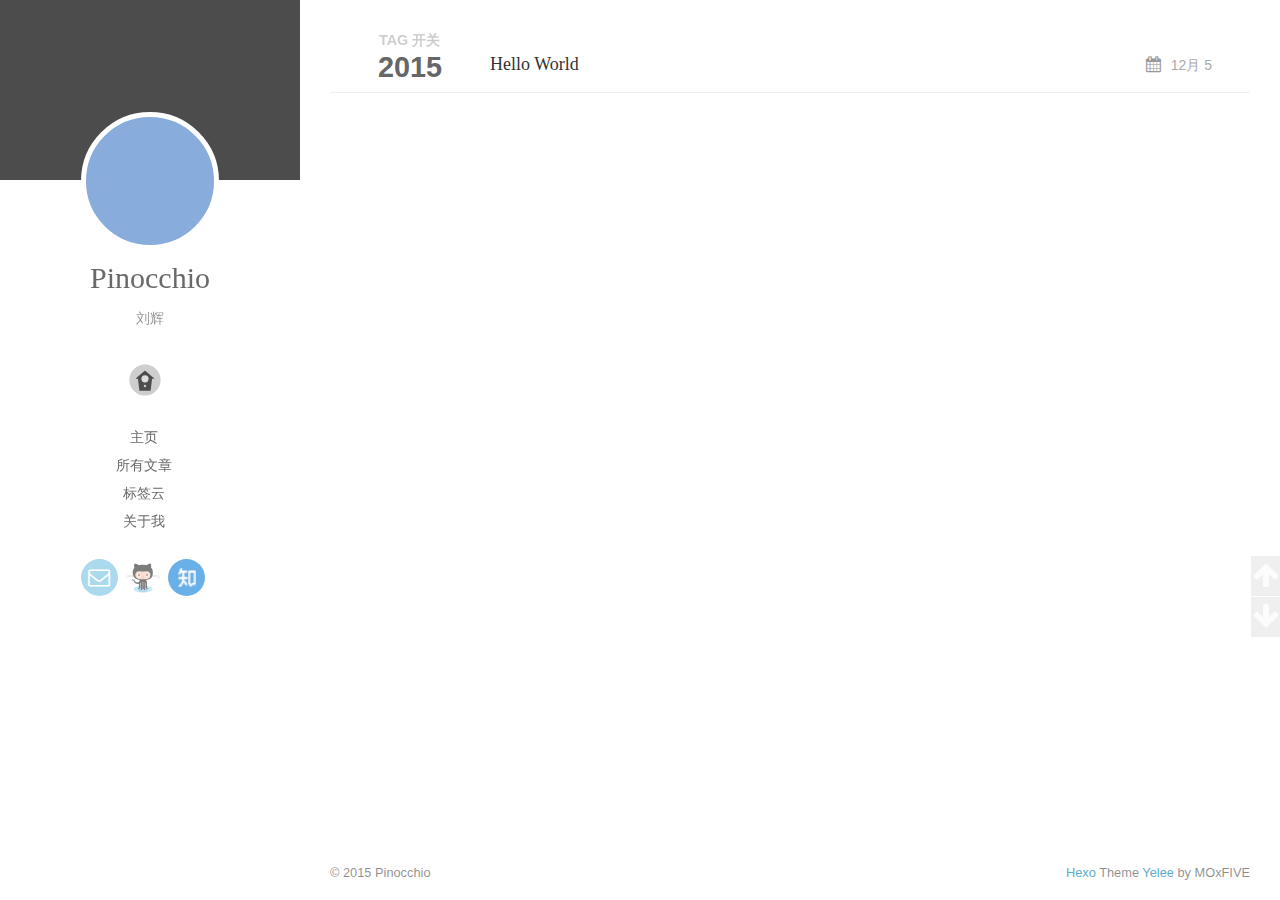
<file: archives/2015/index.html>
<!DOCTYPE html>
<html>
<head>
  <meta charset="utf-8">
  
  <title>Archives: 2015 | 匹诺曹的世界</title>
  <meta name="viewport" content="width=device-width, initial-scale=1, maximum-scale=1">
  <meta name="description" content="pinocchio&apos;s blog">
<meta property="og:type" content="website">
<meta property="og:title" content="匹诺曹的世界">
<meta property="og:url" content="http://yoursite.com/archives/2015/index.html">
<meta property="og:site_name" content="匹诺曹的世界">
<meta property="og:description" content="pinocchio&apos;s blog">
<meta name="twitter:card" content="summary">
<meta name="twitter:title" content="匹诺曹的世界">
<meta name="twitter:description" content="pinocchio&apos;s blog">
  
    <link rel="alternative" href="/atom.xml" title="匹诺曹的世界" type="application/atom+xml">
  
  
    <link rel="icon" href="/img/favicon.ico">
  
  <link rel="stylesheet" href="/css/style.css" type="text/css">
  <link rel="stylesheet" href="/font-awesome/css/font-awesome.min.css">
  <link rel="apple-touch-icon" href="/apple-touch-icon.png">
</head>
<body>
  <div id="container">
    <div class="left-col">
    <div class="overlay"></div>
<div class="intrude-less">
	<header id="header" class="inner">
		<a href="/" class="profilepic">
			
			<img lazy-src="/img/author.png" class="js-avatar">
			
		</a>

		<hgroup>
		  <h1 class="header-author"><a href="/">Pinocchio</a></h1>
		</hgroup>

		
		<p class="header-subtitle">刘辉</p>
		
				


		
			<div id="switch-btn" class="switch-btn">
				<div class="icon">
					<div class="icon-ctn">
						<div class="icon-wrap icon-house" data-idx="0">
							<div class="birdhouse"></div>
							<div class="birdhouse_holes"></div>
						</div>
						<div class="icon-wrap icon-ribbon hide" data-idx="1">
							<div class="ribbon"></div>
						</div>
						
						<div class="icon-wrap icon-link hide" data-idx="2">
							<div class="loopback_l"></div>
							<div class="loopback_r"></div>
						</div>
						
						
						<div class="icon-wrap icon-me hide" data-idx="3">
							<div class="user"></div>
							<div class="shoulder"></div>
						</div>
						
					</div>
					
				</div>
				<div class="tips-box hide">
					<div class="tips-arrow"></div>
					<ul class="tips-inner">
						<li>菜单</li>
						<li>标签</li>
						
						<li>友情链接</li>
						
						
						<li>关于我</li>
						
					</ul>
				</div>
			</div>
		

		<div id="switch-area" class="switch-area">
			<div class="switch-wrap">
				<section class="switch-part switch-part1">
					<nav class="header-menu">
						<ul>
						
							<li><a href="/">主页</a></li>
				        
							<li><a href="/archives/">所有文章</a></li>
				        
							<li><a href="/tags/">标签云</a></li>
				        
							<li><a href="/about/">关于我</a></li>
				        
						</ul>
					</nav>
					<nav class="header-nav">
						<ul class="social">
							
								<li id="Email"><a class="Email" target="_blank" href="/liu594545591@126.com" title="Email"></a></li>
					        
								<li id="GitHub"><a class="GitHub" target="_blank" href="https://github.com/miniPinocchio/" title="GitHub"></a></li>
					        
								<li id="知乎"><a class="知乎" target="_blank" href="http://www.zhihu.com/people/pinocchio-87-51" title="知乎"></a></li>
					        
						</ul>
					</nav>
				</section>
				
				
				<section class="switch-part switch-part2">
					<div class="widget tagcloud" id="js-tagcloud">
						<a href="/tags/MarkDown/" style="font-size: 10px;">MarkDown</a> <a href="/tags/开始/" style="font-size: 10px;">开始</a> <a href="/tags/我/" style="font-size: 10px;">我</a> <a href="/tags/日记/" style="font-size: 10px;">日记</a>
					</div>
				</section>
				
				
				
				<section class="switch-part switch-part3">
					<div id="js-friends">
					
			          <a target="_blank" class="main-nav-link switch-friends-link" href="http://anany.me/   <br/>">Android老司机</a>
			        
			          <a target="_blank" class="main-nav-link switch-friends-link" href="http://blog.csdn.net/coder_pig?viewmode=contents  <br/>">小猪Android教程</a>
			        
			          <a target="_blank" class="main-nav-link switch-friends-link" href="http://berial.ml/">专注Android新技术Berial</a>
			        
			        </div>
				</section>
				

				
				
				<section class="switch-part switch-part4">
				
					<div id="js-aboutme">一入编程深似海 从此节操是路人</div>
				</section>
				
			</div>
		</div>
	</header>				
</div>
    </div>
    <div class="mid-col">
      <nav id="mobile-nav">
  	<div class="overlay">
  		<div class="slider-trigger"></div>
  		<h1 class="header-author js-mobile-header hide"><a href="/" title="回到主页">Pinocchio</a></h1>
  	</div>
	<div class="intrude-less">
		<header id="header" class="inner">
			<a href="/" class="profilepic">
				<img lazy-src="/img/author.png" class="js-avatar">
			</a>
			<hgroup>
			  <h1 class="header-author"><a href="/" title="回到主页">Pinocchio</a></h1>
			</hgroup>
			
			<p class="header-subtitle">刘辉</p>
			
			<nav class="header-menu">
				<ul>
				
					<li><a href="/">主页</a></li>
		        
					<li><a href="/archives/">所有文章</a></li>
		        
					<li><a href="/tags/">标签云</a></li>
		        
					<li><a href="/about/">关于我</a></li>
		        
		        <div class="clearfix"></div>
				</ul>
			</nav>
			<nav class="header-nav">
						<ul class="social">
							
								<li id="Email"><a class="Email" target="_blank" href="/liu594545591@126.com" title="Email"></a></li>
					        
								<li id="GitHub"><a class="GitHub" target="_blank" href="https://github.com/miniPinocchio/" title="GitHub"></a></li>
					        
								<li id="知乎"><a class="知乎" target="_blank" href="http://www.zhihu.com/people/pinocchio-87-51" title="知乎"></a></li>
					        
						</ul>
			</nav>
		</header>				
	</div>
</nav>
      <div class="body-wrap">
  
  
    
    
      
      
      <section class="archives-wrap">
        <div class="archive-year-wrap">
          <a href="/archives/2015" class="archive-year">2015</a>
        </div>
        <div class="archives">
    
    <article class="archive-article archive-type-post">
  <div class="archive-article-inner">
    <header class="archive-article-header">
      	<div class="article-meta">
	      	<a href="/2015/12/05/hello-world/" class="archive-article-date">
  	<time datetime="2015-12-05T14:52:23.899Z" itemprop="datePublished">12月 5</time>
</a>
        </div>
    	 
  
    <h1 itemprop="name">
      <a class="archive-article-title" href="/2015/12/05/hello-world/">Hello World</a>
    </h1>
  

        <div class="article-info info-on-archive">
          

          
        </div>
        <div class="clearfix"></div>
    </header>
  </div>
</article>
  
  
    </div></section>
  

    

</div>
      <footer id="footer">
  <div class="outer">
    <div id="footer-info">
      <div class="footer-left">
        &copy; 2015 Pinocchio
      </div>
        <div class="footer-right">
          <a href="http://hexo.io/" target="_blank" title="快速、简洁且高效的静态博客框架">Hexo</a>  Theme <a href="https://github.com/MOxFIVE/hexo-theme-yelee" target="_blank" title="简而不减双栏 Hexo 博客主题">Yelee</a> by MOxFIVE
        </div>
    </div>
    <div class="visit">
      <span id="busuanzi_container_site_pv" style='display:none'>
        <span id="site-visit" >本站到访数: 
        <span id="busuanzi_value_site_uv"></span>
        </span>
      </span>
      <span id="busuanzi_container_page_pv" style='display:none'>
        <span id="page-visit">, 本页阅读量: 
        <span id="busuanzi_value_page_pv"></span>
        </span>
      </span>
    </div>
  </div>
</footer>
    </div>
    
	<script>
		var yiliaConfig = {
			fancybox: false,
			mathjax: true,
			animate: true,
			isHome: false,
			isPost: false,
			isArchive: true,
			isTag: false,
			isCategory: false,
			open_in_new: false
		}
	</script>


<script src="http://7.url.cn/edu/jslib/comb/require-2.1.6,jquery-1.9.1.min.js" type="text/javascript"></script>
<script src="/js/main.js" type="text/javascript"></script>

<script>
  var backgroundnum = 1;
  var backgroundimg = "url(/background/bg-x.jpg)".replace(/x/gi, Math.ceil(Math.random() * backgroundnum));

  $("body").css({"background": backgroundimg, "background-attachment": "fixed", "background-size": "cover"});
</script>




<script type="text/x-mathjax-config">
MathJax.Hub.Config({
    tex2jax: {
        inlineMath: [ ['$','$'], ["\\(","\\)"]  ],
        processEscapes: true,
        skipTags: ['script', 'noscript', 'style', 'textarea', 'pre', 'code']
    }
});

MathJax.Hub.Queue(function() {
    var all = MathJax.Hub.getAllJax(), i;
    for(i=0; i < all.length; i += 1) {
        all[i].SourceElement().parentNode.className += ' has-jax';                 
    }       
});
</script>

<script type="text/javascript" src="http://cdn.mathjax.org/mathjax/latest/MathJax.js?config=TeX-AMS-MML_HTMLorMML">
</script>


<div class="scroll" id="scroll">
<a href="#" title="返回顶部"><i class="fa fa-arrow-up"></i></a>
<a href="#footer" title="转到底部"><i class="fa fa-arrow-down"></i></a>
</div>

<button class="hide-labels">TAG 开关</button>
<script src="http://7.url.cn/edu/jslib/comb/require-2.1.6,jquery-1.9.1.min.js">
</script>
<script>
$(document).ready(function(){
  $("button").click(function(){
    $(".article-info").toggle(200);
  });
});
</script>

<script async src="https://dn-lbstatics.qbox.me/busuanzi/2.3/busuanzi.pure.mini.js">
</script>
  </div>
</body>
</html>
</file>
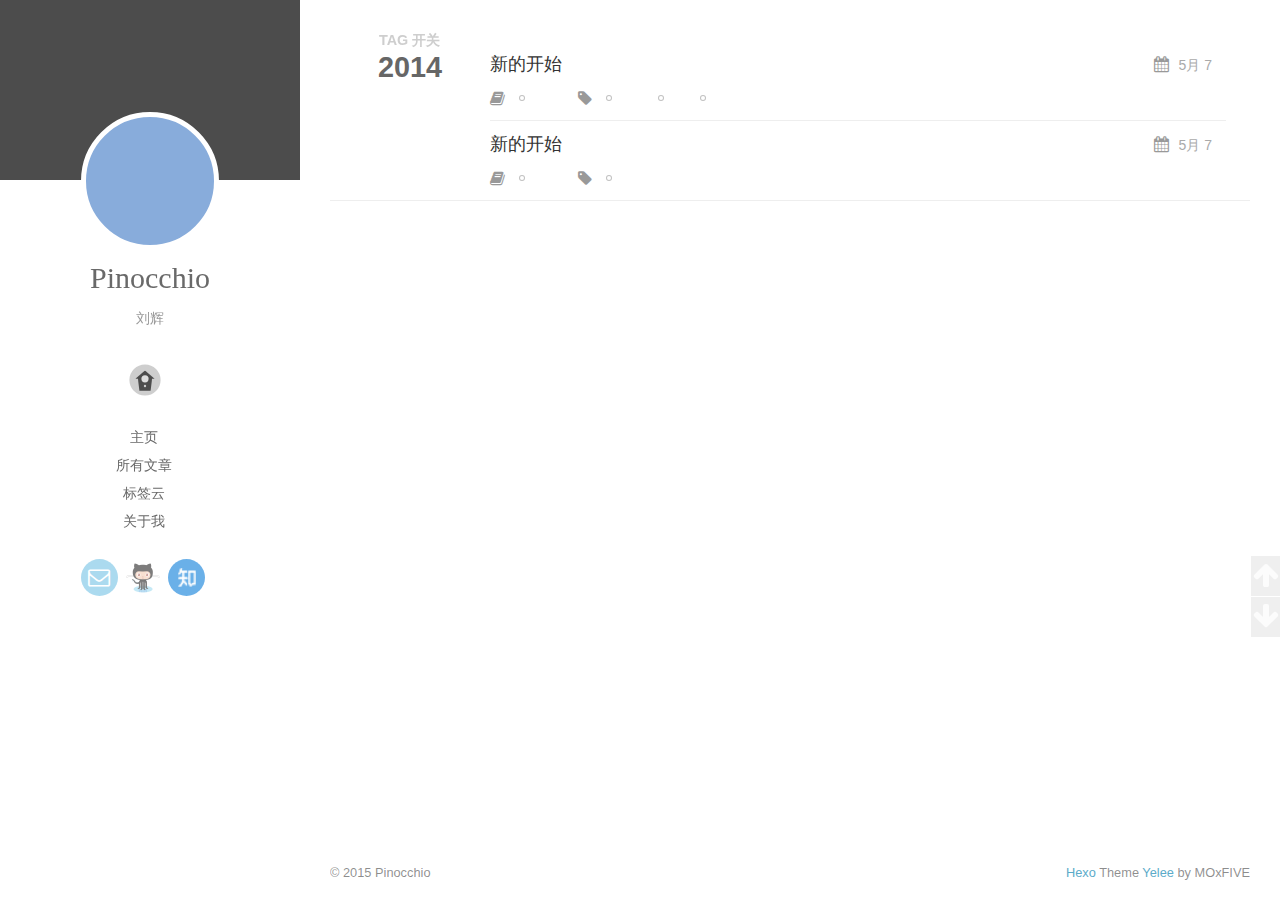
<file: categories/日志/index.html>
<!DOCTYPE html>
<html>
<head>
  <meta charset="utf-8">
  
  <title>Category: 日志 | 匹诺曹的世界</title>
  <meta name="viewport" content="width=device-width, initial-scale=1, maximum-scale=1">
  <meta name="description" content="pinocchio&apos;s blog">
<meta property="og:type" content="website">
<meta property="og:title" content="匹诺曹的世界">
<meta property="og:url" content="http://yoursite.com/categories/日志/index.html">
<meta property="og:site_name" content="匹诺曹的世界">
<meta property="og:description" content="pinocchio&apos;s blog">
<meta name="twitter:card" content="summary">
<meta name="twitter:title" content="匹诺曹的世界">
<meta name="twitter:description" content="pinocchio&apos;s blog">
  
    <link rel="alternative" href="/atom.xml" title="匹诺曹的世界" type="application/atom+xml">
  
  
    <link rel="icon" href="/img/favicon.ico">
  
  <link rel="stylesheet" href="/css/style.css" type="text/css">
  <link rel="stylesheet" href="/font-awesome/css/font-awesome.min.css">
  <link rel="apple-touch-icon" href="/apple-touch-icon.png">
</head>
<body>
  <div id="container">
    <div class="left-col">
    <div class="overlay"></div>
<div class="intrude-less">
	<header id="header" class="inner">
		<a href="/" class="profilepic">
			
			<img lazy-src="/img/author.png" class="js-avatar">
			
		</a>

		<hgroup>
		  <h1 class="header-author"><a href="/">Pinocchio</a></h1>
		</hgroup>

		
		<p class="header-subtitle">刘辉</p>
		
				


		
			<div id="switch-btn" class="switch-btn">
				<div class="icon">
					<div class="icon-ctn">
						<div class="icon-wrap icon-house" data-idx="0">
							<div class="birdhouse"></div>
							<div class="birdhouse_holes"></div>
						</div>
						<div class="icon-wrap icon-ribbon hide" data-idx="1">
							<div class="ribbon"></div>
						</div>
						
						<div class="icon-wrap icon-link hide" data-idx="2">
							<div class="loopback_l"></div>
							<div class="loopback_r"></div>
						</div>
						
						
						<div class="icon-wrap icon-me hide" data-idx="3">
							<div class="user"></div>
							<div class="shoulder"></div>
						</div>
						
					</div>
					
				</div>
				<div class="tips-box hide">
					<div class="tips-arrow"></div>
					<ul class="tips-inner">
						<li>菜单</li>
						<li>标签</li>
						
						<li>友情链接</li>
						
						
						<li>关于我</li>
						
					</ul>
				</div>
			</div>
		

		<div id="switch-area" class="switch-area">
			<div class="switch-wrap">
				<section class="switch-part switch-part1">
					<nav class="header-menu">
						<ul>
						
							<li><a href="/">主页</a></li>
				        
							<li><a href="/archives/">所有文章</a></li>
				        
							<li><a href="/tags/">标签云</a></li>
				        
							<li><a href="/about/">关于我</a></li>
				        
						</ul>
					</nav>
					<nav class="header-nav">
						<ul class="social">
							
								<li id="Email"><a class="Email" target="_blank" href="/liu594545591@126.com" title="Email"></a></li>
					        
								<li id="GitHub"><a class="GitHub" target="_blank" href="https://github.com/miniPinocchio/" title="GitHub"></a></li>
					        
								<li id="知乎"><a class="知乎" target="_blank" href="http://www.zhihu.com/people/pinocchio-87-51" title="知乎"></a></li>
					        
						</ul>
					</nav>
				</section>
				
				
				<section class="switch-part switch-part2">
					<div class="widget tagcloud" id="js-tagcloud">
						<a href="/tags/MarkDown/" style="font-size: 10px;">MarkDown</a> <a href="/tags/开始/" style="font-size: 10px;">开始</a> <a href="/tags/我/" style="font-size: 10px;">我</a> <a href="/tags/日记/" style="font-size: 10px;">日记</a>
					</div>
				</section>
				
				
				
				<section class="switch-part switch-part3">
					<div id="js-friends">
					
			          <a target="_blank" class="main-nav-link switch-friends-link" href="http://anany.me/   <br/>">Android老司机</a>
			        
			          <a target="_blank" class="main-nav-link switch-friends-link" href="http://blog.csdn.net/coder_pig?viewmode=contents  <br/>">小猪Android教程</a>
			        
			          <a target="_blank" class="main-nav-link switch-friends-link" href="http://berial.ml/">专注Android新技术Berial</a>
			        
			        </div>
				</section>
				

				
				
				<section class="switch-part switch-part4">
				
					<div id="js-aboutme">一入编程深似海 从此节操是路人</div>
				</section>
				
			</div>
		</div>
	</header>				
</div>
    </div>
    <div class="mid-col">
      <nav id="mobile-nav">
  	<div class="overlay">
  		<div class="slider-trigger"></div>
  		<h1 class="header-author js-mobile-header hide"><a href="/" title="回到主页">Pinocchio</a></h1>
  	</div>
	<div class="intrude-less">
		<header id="header" class="inner">
			<a href="/" class="profilepic">
				<img lazy-src="/img/author.png" class="js-avatar">
			</a>
			<hgroup>
			  <h1 class="header-author"><a href="/" title="回到主页">Pinocchio</a></h1>
			</hgroup>
			
			<p class="header-subtitle">刘辉</p>
			
			<nav class="header-menu">
				<ul>
				
					<li><a href="/">主页</a></li>
		        
					<li><a href="/archives/">所有文章</a></li>
		        
					<li><a href="/tags/">标签云</a></li>
		        
					<li><a href="/about/">关于我</a></li>
		        
		        <div class="clearfix"></div>
				</ul>
			</nav>
			<nav class="header-nav">
						<ul class="social">
							
								<li id="Email"><a class="Email" target="_blank" href="/liu594545591@126.com" title="Email"></a></li>
					        
								<li id="GitHub"><a class="GitHub" target="_blank" href="https://github.com/miniPinocchio/" title="GitHub"></a></li>
					        
								<li id="知乎"><a class="知乎" target="_blank" href="http://www.zhihu.com/people/pinocchio-87-51" title="知乎"></a></li>
					        
						</ul>
			</nav>
		</header>				
	</div>
</nav>
      <div class="body-wrap">
  
  
    
    
      
      
      <section class="archives-wrap">
        <div class="archive-year-wrap">
          <a href="/archives/2014" class="archive-year">2014</a>
        </div>
        <div class="archives">
    
    <article class="archive-article archive-type-post">
  <div class="archive-article-inner">
    <header class="archive-article-header">
      	<div class="article-meta">
	      	<a href="/2014/05/07/新的开始/" class="archive-article-date">
  	<time datetime="2014-05-07T10:44:12.000Z" itemprop="datePublished">5月 7</time>
</a>
        </div>
    	 
  
    <h1 itemprop="name">
      <a class="archive-article-title" href="/2014/05/07/新的开始/">新的开始</a>
    </h1>
  

        <div class="article-info info-on-archive">
          
	<div class="article-category tagcloud">
	<a class="article-category-link" href="/categories/日志/">日志</a>
	</div>


          
	<div class="article-tag tagcloud">
		<ul class="article-tag-list"><li class="article-tag-list-item"><a class="article-tag-list-link" href="/tags/开始/">开始</a></li><li class="article-tag-list-item"><a class="article-tag-list-link" href="/tags/我/">我</a></li><li class="article-tag-list-item"><a class="article-tag-list-link" href="/tags/日记/">日记</a></li></ul>
	</div>

        </div>
        <div class="clearfix"></div>
    </header>
  </div>
</article>
  
    
    
    <article class="archive-article archive-type-post">
  <div class="archive-article-inner">
    <header class="archive-article-header">
      	<div class="article-meta">
	      	<a href="/2014/05/07/我的/" class="archive-article-date">
  	<time datetime="2014-05-07T10:44:12.000Z" itemprop="datePublished">5月 7</time>
</a>
        </div>
    	 
  
    <h1 itemprop="name">
      <a class="archive-article-title" href="/2014/05/07/我的/">新的开始</a>
    </h1>
  

        <div class="article-info info-on-archive">
          
	<div class="article-category tagcloud">
	<a class="article-category-link" href="/categories/日志/">日志</a>
	</div>


          
	<div class="article-tag tagcloud">
		<ul class="article-tag-list"><li class="article-tag-list-item"><a class="article-tag-list-link" href="/tags/MarkDown/">MarkDown</a></li></ul>
	</div>

        </div>
        <div class="clearfix"></div>
    </header>
  </div>
</article>
  
  
    </div></section>
  

    

</div>
      <footer id="footer">
  <div class="outer">
    <div id="footer-info">
      <div class="footer-left">
        &copy; 2015 Pinocchio
      </div>
        <div class="footer-right">
          <a href="http://hexo.io/" target="_blank" title="快速、简洁且高效的静态博客框架">Hexo</a>  Theme <a href="https://github.com/MOxFIVE/hexo-theme-yelee" target="_blank" title="简而不减双栏 Hexo 博客主题">Yelee</a> by MOxFIVE
        </div>
    </div>
    <div class="visit">
      <span id="busuanzi_container_site_pv" style='display:none'>
        <span id="site-visit" >本站到访数: 
        <span id="busuanzi_value_site_uv"></span>
        </span>
      </span>
      <span id="busuanzi_container_page_pv" style='display:none'>
        <span id="page-visit">, 本页阅读量: 
        <span id="busuanzi_value_page_pv"></span>
        </span>
      </span>
    </div>
  </div>
</footer>
    </div>
    
	<script>
		var yiliaConfig = {
			fancybox: false,
			mathjax: true,
			animate: true,
			isHome: false,
			isPost: false,
			isArchive: false,
			isTag: false,
			isCategory: true,
			open_in_new: false
		}
	</script>


<script src="http://7.url.cn/edu/jslib/comb/require-2.1.6,jquery-1.9.1.min.js" type="text/javascript"></script>
<script src="/js/main.js" type="text/javascript"></script>

<script>
  var backgroundnum = 1;
  var backgroundimg = "url(/background/bg-x.jpg)".replace(/x/gi, Math.ceil(Math.random() * backgroundnum));

  $("body").css({"background": backgroundimg, "background-attachment": "fixed", "background-size": "cover"});
</script>




<script type="text/x-mathjax-config">
MathJax.Hub.Config({
    tex2jax: {
        inlineMath: [ ['$','$'], ["\\(","\\)"]  ],
        processEscapes: true,
        skipTags: ['script', 'noscript', 'style', 'textarea', 'pre', 'code']
    }
});

MathJax.Hub.Queue(function() {
    var all = MathJax.Hub.getAllJax(), i;
    for(i=0; i < all.length; i += 1) {
        all[i].SourceElement().parentNode.className += ' has-jax';                 
    }       
});
</script>

<script type="text/javascript" src="http://cdn.mathjax.org/mathjax/latest/MathJax.js?config=TeX-AMS-MML_HTMLorMML">
</script>


<div class="scroll" id="scroll">
<a href="#" title="返回顶部"><i class="fa fa-arrow-up"></i></a>
<a href="#footer" title="转到底部"><i class="fa fa-arrow-down"></i></a>
</div>

<button class="hide-labels">TAG 开关</button>
<script src="http://7.url.cn/edu/jslib/comb/require-2.1.6,jquery-1.9.1.min.js">
</script>
<script>
$(document).ready(function(){
  $("button").click(function(){
    $(".article-info").toggle(200);
  });
});
</script>

<script async src="https://dn-lbstatics.qbox.me/busuanzi/2.3/busuanzi.pure.mini.js">
</script>
  </div>
</body>
</html>
</file>
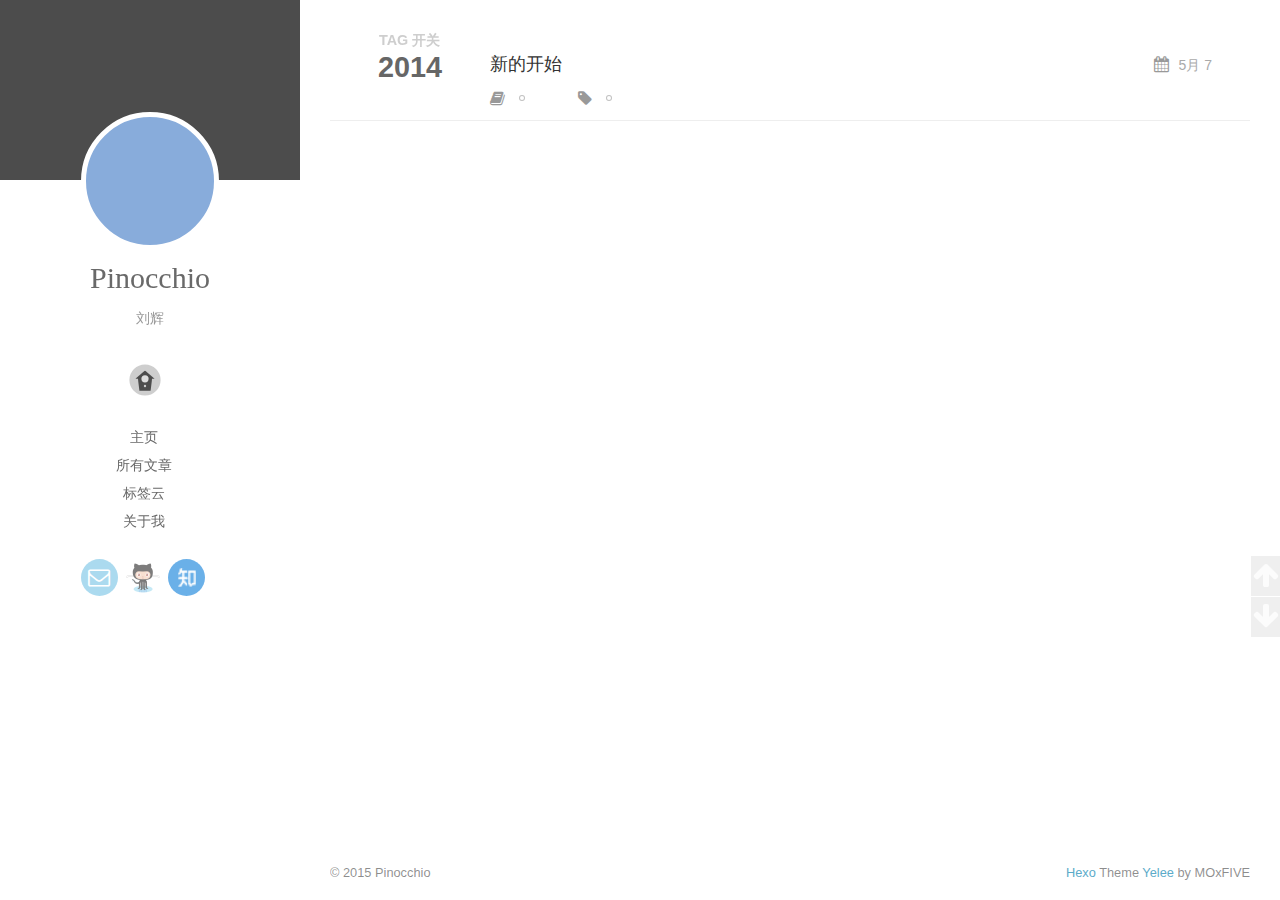
<file: tags/MarkDown/index.html>
<!DOCTYPE html>
<html>
<head>
  <meta charset="utf-8">
  
  <title>Tag: MarkDown | 匹诺曹的世界</title>
  <meta name="viewport" content="width=device-width, initial-scale=1, maximum-scale=1">
  <meta name="description" content="pinocchio&apos;s blog">
<meta property="og:type" content="website">
<meta property="og:title" content="匹诺曹的世界">
<meta property="og:url" content="http://yoursite.com/tags/MarkDown/index.html">
<meta property="og:site_name" content="匹诺曹的世界">
<meta property="og:description" content="pinocchio&apos;s blog">
<meta name="twitter:card" content="summary">
<meta name="twitter:title" content="匹诺曹的世界">
<meta name="twitter:description" content="pinocchio&apos;s blog">
  
    <link rel="alternative" href="/atom.xml" title="匹诺曹的世界" type="application/atom+xml">
  
  
    <link rel="icon" href="/img/favicon.ico">
  
  <link rel="stylesheet" href="/css/style.css" type="text/css">
  <link rel="stylesheet" href="/font-awesome/css/font-awesome.min.css">
  <link rel="apple-touch-icon" href="/apple-touch-icon.png">
</head>
<body>
  <div id="container">
    <div class="left-col">
    <div class="overlay"></div>
<div class="intrude-less">
	<header id="header" class="inner">
		<a href="/" class="profilepic">
			
			<img lazy-src="/img/author.png" class="js-avatar">
			
		</a>

		<hgroup>
		  <h1 class="header-author"><a href="/">Pinocchio</a></h1>
		</hgroup>

		
		<p class="header-subtitle">刘辉</p>
		
				


		
			<div id="switch-btn" class="switch-btn">
				<div class="icon">
					<div class="icon-ctn">
						<div class="icon-wrap icon-house" data-idx="0">
							<div class="birdhouse"></div>
							<div class="birdhouse_holes"></div>
						</div>
						<div class="icon-wrap icon-ribbon hide" data-idx="1">
							<div class="ribbon"></div>
						</div>
						
						<div class="icon-wrap icon-link hide" data-idx="2">
							<div class="loopback_l"></div>
							<div class="loopback_r"></div>
						</div>
						
						
						<div class="icon-wrap icon-me hide" data-idx="3">
							<div class="user"></div>
							<div class="shoulder"></div>
						</div>
						
					</div>
					
				</div>
				<div class="tips-box hide">
					<div class="tips-arrow"></div>
					<ul class="tips-inner">
						<li>菜单</li>
						<li>标签</li>
						
						<li>友情链接</li>
						
						
						<li>关于我</li>
						
					</ul>
				</div>
			</div>
		

		<div id="switch-area" class="switch-area">
			<div class="switch-wrap">
				<section class="switch-part switch-part1">
					<nav class="header-menu">
						<ul>
						
							<li><a href="/">主页</a></li>
				        
							<li><a href="/archives/">所有文章</a></li>
				        
							<li><a href="/tags/">标签云</a></li>
				        
							<li><a href="/about/">关于我</a></li>
				        
						</ul>
					</nav>
					<nav class="header-nav">
						<ul class="social">
							
								<li id="Email"><a class="Email" target="_blank" href="/liu594545591@126.com" title="Email"></a></li>
					        
								<li id="GitHub"><a class="GitHub" target="_blank" href="https://github.com/miniPinocchio/" title="GitHub"></a></li>
					        
								<li id="知乎"><a class="知乎" target="_blank" href="http://www.zhihu.com/people/pinocchio-87-51" title="知乎"></a></li>
					        
						</ul>
					</nav>
				</section>
				
				
				<section class="switch-part switch-part2">
					<div class="widget tagcloud" id="js-tagcloud">
						<a href="/tags/MarkDown/" style="font-size: 10px;">MarkDown</a> <a href="/tags/开始/" style="font-size: 10px;">开始</a> <a href="/tags/我/" style="font-size: 10px;">我</a> <a href="/tags/日记/" style="font-size: 10px;">日记</a>
					</div>
				</section>
				
				
				
				<section class="switch-part switch-part3">
					<div id="js-friends">
					
			          <a target="_blank" class="main-nav-link switch-friends-link" href="http://anany.me/   <br/>">Android老司机</a>
			        
			          <a target="_blank" class="main-nav-link switch-friends-link" href="http://blog.csdn.net/coder_pig?viewmode=contents  <br/>">小猪Android教程</a>
			        
			          <a target="_blank" class="main-nav-link switch-friends-link" href="http://berial.ml/">专注Android新技术Berial</a>
			        
			        </div>
				</section>
				

				
				
				<section class="switch-part switch-part4">
				
					<div id="js-aboutme">一入编程深似海 从此节操是路人</div>
				</section>
				
			</div>
		</div>
	</header>				
</div>
    </div>
    <div class="mid-col">
      <nav id="mobile-nav">
  	<div class="overlay">
  		<div class="slider-trigger"></div>
  		<h1 class="header-author js-mobile-header hide"><a href="/" title="回到主页">Pinocchio</a></h1>
  	</div>
	<div class="intrude-less">
		<header id="header" class="inner">
			<a href="/" class="profilepic">
				<img lazy-src="/img/author.png" class="js-avatar">
			</a>
			<hgroup>
			  <h1 class="header-author"><a href="/" title="回到主页">Pinocchio</a></h1>
			</hgroup>
			
			<p class="header-subtitle">刘辉</p>
			
			<nav class="header-menu">
				<ul>
				
					<li><a href="/">主页</a></li>
		        
					<li><a href="/archives/">所有文章</a></li>
		        
					<li><a href="/tags/">标签云</a></li>
		        
					<li><a href="/about/">关于我</a></li>
		        
		        <div class="clearfix"></div>
				</ul>
			</nav>
			<nav class="header-nav">
						<ul class="social">
							
								<li id="Email"><a class="Email" target="_blank" href="/liu594545591@126.com" title="Email"></a></li>
					        
								<li id="GitHub"><a class="GitHub" target="_blank" href="https://github.com/miniPinocchio/" title="GitHub"></a></li>
					        
								<li id="知乎"><a class="知乎" target="_blank" href="http://www.zhihu.com/people/pinocchio-87-51" title="知乎"></a></li>
					        
						</ul>
			</nav>
		</header>				
	</div>
</nav>
      <div class="body-wrap">
  
  
    
    
      
      
      <section class="archives-wrap">
        <div class="archive-year-wrap">
          <a href="/archives/2014" class="archive-year">2014</a>
        </div>
        <div class="archives">
    
    <article class="archive-article archive-type-post">
  <div class="archive-article-inner">
    <header class="archive-article-header">
      	<div class="article-meta">
	      	<a href="/2014/05/07/我的/" class="archive-article-date">
  	<time datetime="2014-05-07T10:44:12.000Z" itemprop="datePublished">5月 7</time>
</a>
        </div>
    	 
  
    <h1 itemprop="name">
      <a class="archive-article-title" href="/2014/05/07/我的/">新的开始</a>
    </h1>
  

        <div class="article-info info-on-archive">
          
	<div class="article-category tagcloud">
	<a class="article-category-link" href="/categories/日志/">日志</a>
	</div>


          
	<div class="article-tag tagcloud">
		<ul class="article-tag-list"><li class="article-tag-list-item"><a class="article-tag-list-link" href="/tags/MarkDown/">MarkDown</a></li></ul>
	</div>

        </div>
        <div class="clearfix"></div>
    </header>
  </div>
</article>
  
  
    </div></section>
  

    

</div>
      <footer id="footer">
  <div class="outer">
    <div id="footer-info">
      <div class="footer-left">
        &copy; 2015 Pinocchio
      </div>
        <div class="footer-right">
          <a href="http://hexo.io/" target="_blank" title="快速、简洁且高效的静态博客框架">Hexo</a>  Theme <a href="https://github.com/MOxFIVE/hexo-theme-yelee" target="_blank" title="简而不减双栏 Hexo 博客主题">Yelee</a> by MOxFIVE
        </div>
    </div>
    <div class="visit">
      <span id="busuanzi_container_site_pv" style='display:none'>
        <span id="site-visit" >本站到访数: 
        <span id="busuanzi_value_site_uv"></span>
        </span>
      </span>
      <span id="busuanzi_container_page_pv" style='display:none'>
        <span id="page-visit">, 本页阅读量: 
        <span id="busuanzi_value_page_pv"></span>
        </span>
      </span>
    </div>
  </div>
</footer>
    </div>
    
	<script>
		var yiliaConfig = {
			fancybox: false,
			mathjax: true,
			animate: true,
			isHome: false,
			isPost: false,
			isArchive: false,
			isTag: true,
			isCategory: false,
			open_in_new: false
		}
	</script>


<script src="http://7.url.cn/edu/jslib/comb/require-2.1.6,jquery-1.9.1.min.js" type="text/javascript"></script>
<script src="/js/main.js" type="text/javascript"></script>

<script>
  var backgroundnum = 1;
  var backgroundimg = "url(/background/bg-x.jpg)".replace(/x/gi, Math.ceil(Math.random() * backgroundnum));

  $("body").css({"background": backgroundimg, "background-attachment": "fixed", "background-size": "cover"});
</script>




<script type="text/x-mathjax-config">
MathJax.Hub.Config({
    tex2jax: {
        inlineMath: [ ['$','$'], ["\\(","\\)"]  ],
        processEscapes: true,
        skipTags: ['script', 'noscript', 'style', 'textarea', 'pre', 'code']
    }
});

MathJax.Hub.Queue(function() {
    var all = MathJax.Hub.getAllJax(), i;
    for(i=0; i < all.length; i += 1) {
        all[i].SourceElement().parentNode.className += ' has-jax';                 
    }       
});
</script>

<script type="text/javascript" src="http://cdn.mathjax.org/mathjax/latest/MathJax.js?config=TeX-AMS-MML_HTMLorMML">
</script>


<div class="scroll" id="scroll">
<a href="#" title="返回顶部"><i class="fa fa-arrow-up"></i></a>
<a href="#footer" title="转到底部"><i class="fa fa-arrow-down"></i></a>
</div>

<button class="hide-labels">TAG 开关</button>
<script src="http://7.url.cn/edu/jslib/comb/require-2.1.6,jquery-1.9.1.min.js">
</script>
<script>
$(document).ready(function(){
  $("button").click(function(){
    $(".article-info").toggle(200);
  });
});
</script>

<script async src="https://dn-lbstatics.qbox.me/busuanzi/2.3/busuanzi.pure.mini.js">
</script>
  </div>
</body>
</html>
</file>
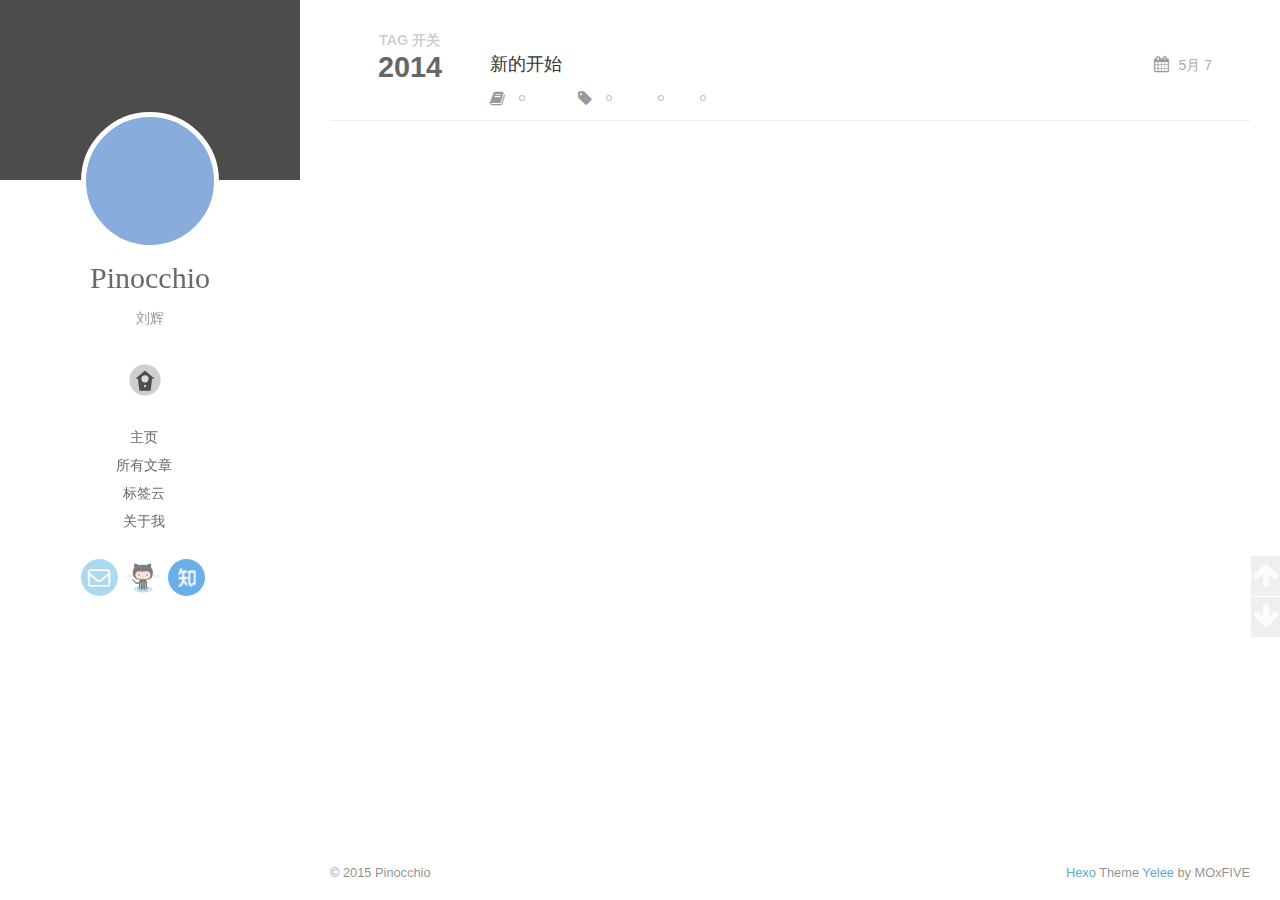
<file: tags/开始/index.html>
<!DOCTYPE html>
<html>
<head>
  <meta charset="utf-8">
  
  <title>Tag: 开始 | 匹诺曹的世界</title>
  <meta name="viewport" content="width=device-width, initial-scale=1, maximum-scale=1">
  <meta name="description" content="pinocchio&apos;s blog">
<meta property="og:type" content="website">
<meta property="og:title" content="匹诺曹的世界">
<meta property="og:url" content="http://yoursite.com/tags/开始/index.html">
<meta property="og:site_name" content="匹诺曹的世界">
<meta property="og:description" content="pinocchio&apos;s blog">
<meta name="twitter:card" content="summary">
<meta name="twitter:title" content="匹诺曹的世界">
<meta name="twitter:description" content="pinocchio&apos;s blog">
  
    <link rel="alternative" href="/atom.xml" title="匹诺曹的世界" type="application/atom+xml">
  
  
    <link rel="icon" href="/img/favicon.ico">
  
  <link rel="stylesheet" href="/css/style.css" type="text/css">
  <link rel="stylesheet" href="/font-awesome/css/font-awesome.min.css">
  <link rel="apple-touch-icon" href="/apple-touch-icon.png">
</head>
<body>
  <div id="container">
    <div class="left-col">
    <div class="overlay"></div>
<div class="intrude-less">
	<header id="header" class="inner">
		<a href="/" class="profilepic">
			
			<img lazy-src="/img/author.png" class="js-avatar">
			
		</a>

		<hgroup>
		  <h1 class="header-author"><a href="/">Pinocchio</a></h1>
		</hgroup>

		
		<p class="header-subtitle">刘辉</p>
		
				


		
			<div id="switch-btn" class="switch-btn">
				<div class="icon">
					<div class="icon-ctn">
						<div class="icon-wrap icon-house" data-idx="0">
							<div class="birdhouse"></div>
							<div class="birdhouse_holes"></div>
						</div>
						<div class="icon-wrap icon-ribbon hide" data-idx="1">
							<div class="ribbon"></div>
						</div>
						
						<div class="icon-wrap icon-link hide" data-idx="2">
							<div class="loopback_l"></div>
							<div class="loopback_r"></div>
						</div>
						
						
						<div class="icon-wrap icon-me hide" data-idx="3">
							<div class="user"></div>
							<div class="shoulder"></div>
						</div>
						
					</div>
					
				</div>
				<div class="tips-box hide">
					<div class="tips-arrow"></div>
					<ul class="tips-inner">
						<li>菜单</li>
						<li>标签</li>
						
						<li>友情链接</li>
						
						
						<li>关于我</li>
						
					</ul>
				</div>
			</div>
		

		<div id="switch-area" class="switch-area">
			<div class="switch-wrap">
				<section class="switch-part switch-part1">
					<nav class="header-menu">
						<ul>
						
							<li><a href="/">主页</a></li>
				        
							<li><a href="/archives/">所有文章</a></li>
				        
							<li><a href="/tags/">标签云</a></li>
				        
							<li><a href="/about/">关于我</a></li>
				        
						</ul>
					</nav>
					<nav class="header-nav">
						<ul class="social">
							
								<li id="Email"><a class="Email" target="_blank" href="/liu594545591@126.com" title="Email"></a></li>
					        
								<li id="GitHub"><a class="GitHub" target="_blank" href="https://github.com/miniPinocchio/" title="GitHub"></a></li>
					        
								<li id="知乎"><a class="知乎" target="_blank" href="http://www.zhihu.com/people/pinocchio-87-51" title="知乎"></a></li>
					        
						</ul>
					</nav>
				</section>
				
				
				<section class="switch-part switch-part2">
					<div class="widget tagcloud" id="js-tagcloud">
						<a href="/tags/MarkDown/" style="font-size: 10px;">MarkDown</a> <a href="/tags/开始/" style="font-size: 10px;">开始</a> <a href="/tags/我/" style="font-size: 10px;">我</a> <a href="/tags/日记/" style="font-size: 10px;">日记</a>
					</div>
				</section>
				
				
				
				<section class="switch-part switch-part3">
					<div id="js-friends">
					
			          <a target="_blank" class="main-nav-link switch-friends-link" href="http://anany.me/   <br/>">Android老司机</a>
			        
			          <a target="_blank" class="main-nav-link switch-friends-link" href="http://blog.csdn.net/coder_pig?viewmode=contents  <br/>">小猪Android教程</a>
			        
			          <a target="_blank" class="main-nav-link switch-friends-link" href="http://berial.ml/">专注Android新技术Berial</a>
			        
			        </div>
				</section>
				

				
				
				<section class="switch-part switch-part4">
				
					<div id="js-aboutme">一入编程深似海 从此节操是路人</div>
				</section>
				
			</div>
		</div>
	</header>				
</div>
    </div>
    <div class="mid-col">
      <nav id="mobile-nav">
  	<div class="overlay">
  		<div class="slider-trigger"></div>
  		<h1 class="header-author js-mobile-header hide"><a href="/" title="回到主页">Pinocchio</a></h1>
  	</div>
	<div class="intrude-less">
		<header id="header" class="inner">
			<a href="/" class="profilepic">
				<img lazy-src="/img/author.png" class="js-avatar">
			</a>
			<hgroup>
			  <h1 class="header-author"><a href="/" title="回到主页">Pinocchio</a></h1>
			</hgroup>
			
			<p class="header-subtitle">刘辉</p>
			
			<nav class="header-menu">
				<ul>
				
					<li><a href="/">主页</a></li>
		        
					<li><a href="/archives/">所有文章</a></li>
		        
					<li><a href="/tags/">标签云</a></li>
		        
					<li><a href="/about/">关于我</a></li>
		        
		        <div class="clearfix"></div>
				</ul>
			</nav>
			<nav class="header-nav">
						<ul class="social">
							
								<li id="Email"><a class="Email" target="_blank" href="/liu594545591@126.com" title="Email"></a></li>
					        
								<li id="GitHub"><a class="GitHub" target="_blank" href="https://github.com/miniPinocchio/" title="GitHub"></a></li>
					        
								<li id="知乎"><a class="知乎" target="_blank" href="http://www.zhihu.com/people/pinocchio-87-51" title="知乎"></a></li>
					        
						</ul>
			</nav>
		</header>				
	</div>
</nav>
      <div class="body-wrap">
  
  
    
    
      
      
      <section class="archives-wrap">
        <div class="archive-year-wrap">
          <a href="/archives/2014" class="archive-year">2014</a>
        </div>
        <div class="archives">
    
    <article class="archive-article archive-type-post">
  <div class="archive-article-inner">
    <header class="archive-article-header">
      	<div class="article-meta">
	      	<a href="/2014/05/07/新的开始/" class="archive-article-date">
  	<time datetime="2014-05-07T10:44:12.000Z" itemprop="datePublished">5月 7</time>
</a>
        </div>
    	 
  
    <h1 itemprop="name">
      <a class="archive-article-title" href="/2014/05/07/新的开始/">新的开始</a>
    </h1>
  

        <div class="article-info info-on-archive">
          
	<div class="article-category tagcloud">
	<a class="article-category-link" href="/categories/日志/">日志</a>
	</div>


          
	<div class="article-tag tagcloud">
		<ul class="article-tag-list"><li class="article-tag-list-item"><a class="article-tag-list-link" href="/tags/开始/">开始</a></li><li class="article-tag-list-item"><a class="article-tag-list-link" href="/tags/我/">我</a></li><li class="article-tag-list-item"><a class="article-tag-list-link" href="/tags/日记/">日记</a></li></ul>
	</div>

        </div>
        <div class="clearfix"></div>
    </header>
  </div>
</article>
  
  
    </div></section>
  

    

</div>
      <footer id="footer">
  <div class="outer">
    <div id="footer-info">
      <div class="footer-left">
        &copy; 2015 Pinocchio
      </div>
        <div class="footer-right">
          <a href="http://hexo.io/" target="_blank" title="快速、简洁且高效的静态博客框架">Hexo</a>  Theme <a href="https://github.com/MOxFIVE/hexo-theme-yelee" target="_blank" title="简而不减双栏 Hexo 博客主题">Yelee</a> by MOxFIVE
        </div>
    </div>
    <div class="visit">
      <span id="busuanzi_container_site_pv" style='display:none'>
        <span id="site-visit" >本站到访数: 
        <span id="busuanzi_value_site_uv"></span>
        </span>
      </span>
      <span id="busuanzi_container_page_pv" style='display:none'>
        <span id="page-visit">, 本页阅读量: 
        <span id="busuanzi_value_page_pv"></span>
        </span>
      </span>
    </div>
  </div>
</footer>
    </div>
    
	<script>
		var yiliaConfig = {
			fancybox: false,
			mathjax: true,
			animate: true,
			isHome: false,
			isPost: false,
			isArchive: false,
			isTag: true,
			isCategory: false,
			open_in_new: false
		}
	</script>


<script src="http://7.url.cn/edu/jslib/comb/require-2.1.6,jquery-1.9.1.min.js" type="text/javascript"></script>
<script src="/js/main.js" type="text/javascript"></script>

<script>
  var backgroundnum = 1;
  var backgroundimg = "url(/background/bg-x.jpg)".replace(/x/gi, Math.ceil(Math.random() * backgroundnum));

  $("body").css({"background": backgroundimg, "background-attachment": "fixed", "background-size": "cover"});
</script>




<script type="text/x-mathjax-config">
MathJax.Hub.Config({
    tex2jax: {
        inlineMath: [ ['$','$'], ["\\(","\\)"]  ],
        processEscapes: true,
        skipTags: ['script', 'noscript', 'style', 'textarea', 'pre', 'code']
    }
});

MathJax.Hub.Queue(function() {
    var all = MathJax.Hub.getAllJax(), i;
    for(i=0; i < all.length; i += 1) {
        all[i].SourceElement().parentNode.className += ' has-jax';                 
    }       
});
</script>

<script type="text/javascript" src="http://cdn.mathjax.org/mathjax/latest/MathJax.js?config=TeX-AMS-MML_HTMLorMML">
</script>


<div class="scroll" id="scroll">
<a href="#" title="返回顶部"><i class="fa fa-arrow-up"></i></a>
<a href="#footer" title="转到底部"><i class="fa fa-arrow-down"></i></a>
</div>

<button class="hide-labels">TAG 开关</button>
<script src="http://7.url.cn/edu/jslib/comb/require-2.1.6,jquery-1.9.1.min.js">
</script>
<script>
$(document).ready(function(){
  $("button").click(function(){
    $(".article-info").toggle(200);
  });
});
</script>

<script async src="https://dn-lbstatics.qbox.me/busuanzi/2.3/busuanzi.pure.mini.js">
</script>
  </div>
</body>
</html>
</file>
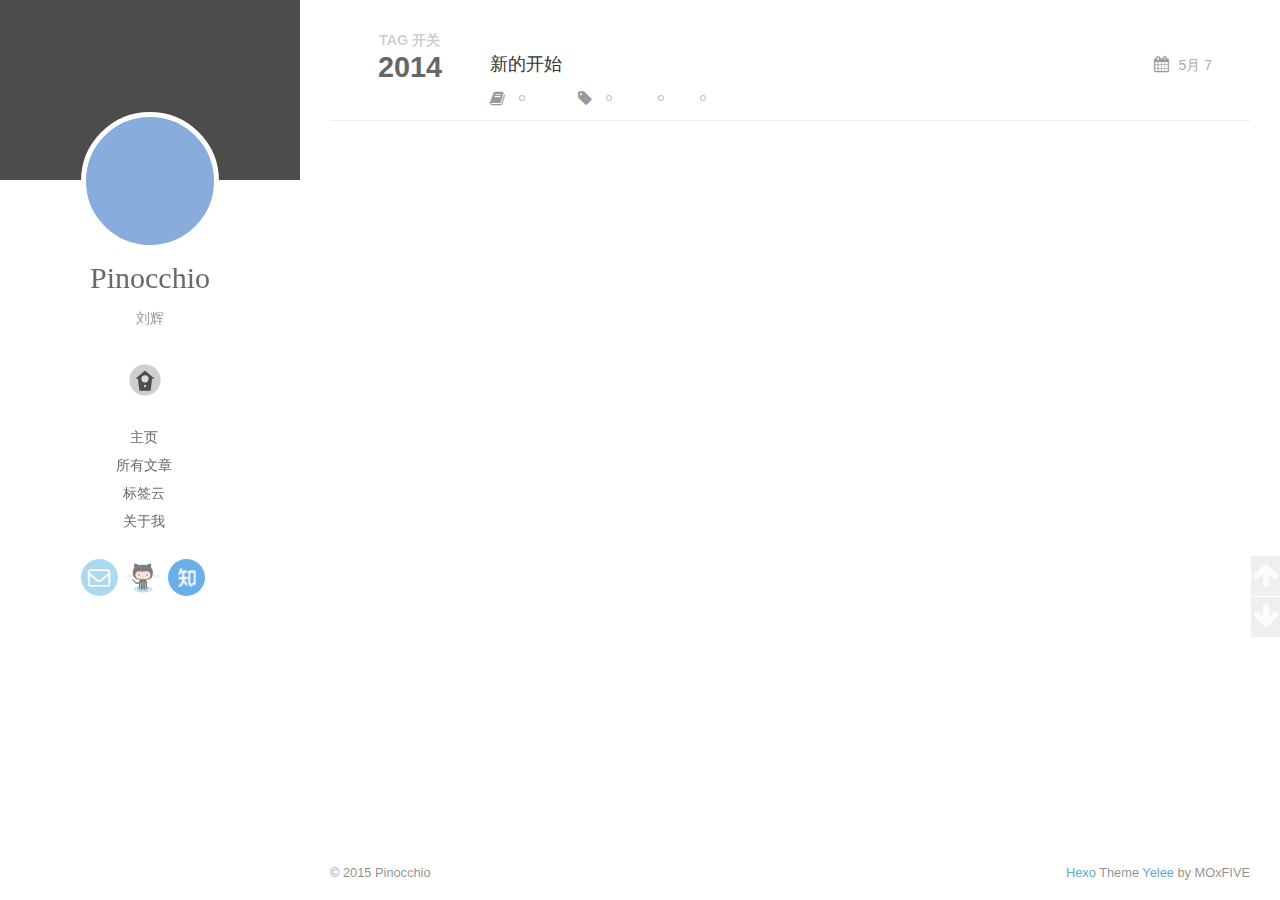
<file: tags/我/index.html>
<!DOCTYPE html>
<html>
<head>
  <meta charset="utf-8">
  
  <title>Tag: 我 | 匹诺曹的世界</title>
  <meta name="viewport" content="width=device-width, initial-scale=1, maximum-scale=1">
  <meta name="description" content="pinocchio&apos;s blog">
<meta property="og:type" content="website">
<meta property="og:title" content="匹诺曹的世界">
<meta property="og:url" content="http://yoursite.com/tags/我/index.html">
<meta property="og:site_name" content="匹诺曹的世界">
<meta property="og:description" content="pinocchio&apos;s blog">
<meta name="twitter:card" content="summary">
<meta name="twitter:title" content="匹诺曹的世界">
<meta name="twitter:description" content="pinocchio&apos;s blog">
  
    <link rel="alternative" href="/atom.xml" title="匹诺曹的世界" type="application/atom+xml">
  
  
    <link rel="icon" href="/img/favicon.ico">
  
  <link rel="stylesheet" href="/css/style.css" type="text/css">
  <link rel="stylesheet" href="/font-awesome/css/font-awesome.min.css">
  <link rel="apple-touch-icon" href="/apple-touch-icon.png">
</head>
<body>
  <div id="container">
    <div class="left-col">
    <div class="overlay"></div>
<div class="intrude-less">
	<header id="header" class="inner">
		<a href="/" class="profilepic">
			
			<img lazy-src="/img/author.png" class="js-avatar">
			
		</a>

		<hgroup>
		  <h1 class="header-author"><a href="/">Pinocchio</a></h1>
		</hgroup>

		
		<p class="header-subtitle">刘辉</p>
		
				


		
			<div id="switch-btn" class="switch-btn">
				<div class="icon">
					<div class="icon-ctn">
						<div class="icon-wrap icon-house" data-idx="0">
							<div class="birdhouse"></div>
							<div class="birdhouse_holes"></div>
						</div>
						<div class="icon-wrap icon-ribbon hide" data-idx="1">
							<div class="ribbon"></div>
						</div>
						
						<div class="icon-wrap icon-link hide" data-idx="2">
							<div class="loopback_l"></div>
							<div class="loopback_r"></div>
						</div>
						
						
						<div class="icon-wrap icon-me hide" data-idx="3">
							<div class="user"></div>
							<div class="shoulder"></div>
						</div>
						
					</div>
					
				</div>
				<div class="tips-box hide">
					<div class="tips-arrow"></div>
					<ul class="tips-inner">
						<li>菜单</li>
						<li>标签</li>
						
						<li>友情链接</li>
						
						
						<li>关于我</li>
						
					</ul>
				</div>
			</div>
		

		<div id="switch-area" class="switch-area">
			<div class="switch-wrap">
				<section class="switch-part switch-part1">
					<nav class="header-menu">
						<ul>
						
							<li><a href="/">主页</a></li>
				        
							<li><a href="/archives/">所有文章</a></li>
				        
							<li><a href="/tags/">标签云</a></li>
				        
							<li><a href="/about/">关于我</a></li>
				        
						</ul>
					</nav>
					<nav class="header-nav">
						<ul class="social">
							
								<li id="Email"><a class="Email" target="_blank" href="/liu594545591@126.com" title="Email"></a></li>
					        
								<li id="GitHub"><a class="GitHub" target="_blank" href="https://github.com/miniPinocchio/" title="GitHub"></a></li>
					        
								<li id="知乎"><a class="知乎" target="_blank" href="http://www.zhihu.com/people/pinocchio-87-51" title="知乎"></a></li>
					        
						</ul>
					</nav>
				</section>
				
				
				<section class="switch-part switch-part2">
					<div class="widget tagcloud" id="js-tagcloud">
						<a href="/tags/MarkDown/" style="font-size: 10px;">MarkDown</a> <a href="/tags/开始/" style="font-size: 10px;">开始</a> <a href="/tags/我/" style="font-size: 10px;">我</a> <a href="/tags/日记/" style="font-size: 10px;">日记</a>
					</div>
				</section>
				
				
				
				<section class="switch-part switch-part3">
					<div id="js-friends">
					
			          <a target="_blank" class="main-nav-link switch-friends-link" href="http://anany.me/   <br/>">Android老司机</a>
			        
			          <a target="_blank" class="main-nav-link switch-friends-link" href="http://blog.csdn.net/coder_pig?viewmode=contents  <br/>">小猪Android教程</a>
			        
			          <a target="_blank" class="main-nav-link switch-friends-link" href="http://berial.ml/">专注Android新技术Berial</a>
			        
			        </div>
				</section>
				

				
				
				<section class="switch-part switch-part4">
				
					<div id="js-aboutme">一入编程深似海 从此节操是路人</div>
				</section>
				
			</div>
		</div>
	</header>				
</div>
    </div>
    <div class="mid-col">
      <nav id="mobile-nav">
  	<div class="overlay">
  		<div class="slider-trigger"></div>
  		<h1 class="header-author js-mobile-header hide"><a href="/" title="回到主页">Pinocchio</a></h1>
  	</div>
	<div class="intrude-less">
		<header id="header" class="inner">
			<a href="/" class="profilepic">
				<img lazy-src="/img/author.png" class="js-avatar">
			</a>
			<hgroup>
			  <h1 class="header-author"><a href="/" title="回到主页">Pinocchio</a></h1>
			</hgroup>
			
			<p class="header-subtitle">刘辉</p>
			
			<nav class="header-menu">
				<ul>
				
					<li><a href="/">主页</a></li>
		        
					<li><a href="/archives/">所有文章</a></li>
		        
					<li><a href="/tags/">标签云</a></li>
		        
					<li><a href="/about/">关于我</a></li>
		        
		        <div class="clearfix"></div>
				</ul>
			</nav>
			<nav class="header-nav">
						<ul class="social">
							
								<li id="Email"><a class="Email" target="_blank" href="/liu594545591@126.com" title="Email"></a></li>
					        
								<li id="GitHub"><a class="GitHub" target="_blank" href="https://github.com/miniPinocchio/" title="GitHub"></a></li>
					        
								<li id="知乎"><a class="知乎" target="_blank" href="http://www.zhihu.com/people/pinocchio-87-51" title="知乎"></a></li>
					        
						</ul>
			</nav>
		</header>				
	</div>
</nav>
      <div class="body-wrap">
  
  
    
    
      
      
      <section class="archives-wrap">
        <div class="archive-year-wrap">
          <a href="/archives/2014" class="archive-year">2014</a>
        </div>
        <div class="archives">
    
    <article class="archive-article archive-type-post">
  <div class="archive-article-inner">
    <header class="archive-article-header">
      	<div class="article-meta">
	      	<a href="/2014/05/07/新的开始/" class="archive-article-date">
  	<time datetime="2014-05-07T10:44:12.000Z" itemprop="datePublished">5月 7</time>
</a>
        </div>
    	 
  
    <h1 itemprop="name">
      <a class="archive-article-title" href="/2014/05/07/新的开始/">新的开始</a>
    </h1>
  

        <div class="article-info info-on-archive">
          
	<div class="article-category tagcloud">
	<a class="article-category-link" href="/categories/日志/">日志</a>
	</div>


          
	<div class="article-tag tagcloud">
		<ul class="article-tag-list"><li class="article-tag-list-item"><a class="article-tag-list-link" href="/tags/开始/">开始</a></li><li class="article-tag-list-item"><a class="article-tag-list-link" href="/tags/我/">我</a></li><li class="article-tag-list-item"><a class="article-tag-list-link" href="/tags/日记/">日记</a></li></ul>
	</div>

        </div>
        <div class="clearfix"></div>
    </header>
  </div>
</article>
  
  
    </div></section>
  

    

</div>
      <footer id="footer">
  <div class="outer">
    <div id="footer-info">
      <div class="footer-left">
        &copy; 2015 Pinocchio
      </div>
        <div class="footer-right">
          <a href="http://hexo.io/" target="_blank" title="快速、简洁且高效的静态博客框架">Hexo</a>  Theme <a href="https://github.com/MOxFIVE/hexo-theme-yelee" target="_blank" title="简而不减双栏 Hexo 博客主题">Yelee</a> by MOxFIVE
        </div>
    </div>
    <div class="visit">
      <span id="busuanzi_container_site_pv" style='display:none'>
        <span id="site-visit" >本站到访数: 
        <span id="busuanzi_value_site_uv"></span>
        </span>
      </span>
      <span id="busuanzi_container_page_pv" style='display:none'>
        <span id="page-visit">, 本页阅读量: 
        <span id="busuanzi_value_page_pv"></span>
        </span>
      </span>
    </div>
  </div>
</footer>
    </div>
    
	<script>
		var yiliaConfig = {
			fancybox: false,
			mathjax: true,
			animate: true,
			isHome: false,
			isPost: false,
			isArchive: false,
			isTag: true,
			isCategory: false,
			open_in_new: false
		}
	</script>


<script src="http://7.url.cn/edu/jslib/comb/require-2.1.6,jquery-1.9.1.min.js" type="text/javascript"></script>
<script src="/js/main.js" type="text/javascript"></script>

<script>
  var backgroundnum = 1;
  var backgroundimg = "url(/background/bg-x.jpg)".replace(/x/gi, Math.ceil(Math.random() * backgroundnum));

  $("body").css({"background": backgroundimg, "background-attachment": "fixed", "background-size": "cover"});
</script>




<script type="text/x-mathjax-config">
MathJax.Hub.Config({
    tex2jax: {
        inlineMath: [ ['$','$'], ["\\(","\\)"]  ],
        processEscapes: true,
        skipTags: ['script', 'noscript', 'style', 'textarea', 'pre', 'code']
    }
});

MathJax.Hub.Queue(function() {
    var all = MathJax.Hub.getAllJax(), i;
    for(i=0; i < all.length; i += 1) {
        all[i].SourceElement().parentNode.className += ' has-jax';                 
    }       
});
</script>

<script type="text/javascript" src="http://cdn.mathjax.org/mathjax/latest/MathJax.js?config=TeX-AMS-MML_HTMLorMML">
</script>


<div class="scroll" id="scroll">
<a href="#" title="返回顶部"><i class="fa fa-arrow-up"></i></a>
<a href="#footer" title="转到底部"><i class="fa fa-arrow-down"></i></a>
</div>

<button class="hide-labels">TAG 开关</button>
<script src="http://7.url.cn/edu/jslib/comb/require-2.1.6,jquery-1.9.1.min.js">
</script>
<script>
$(document).ready(function(){
  $("button").click(function(){
    $(".article-info").toggle(200);
  });
});
</script>

<script async src="https://dn-lbstatics.qbox.me/busuanzi/2.3/busuanzi.pure.mini.js">
</script>
  </div>
</body>
</html>
</file>
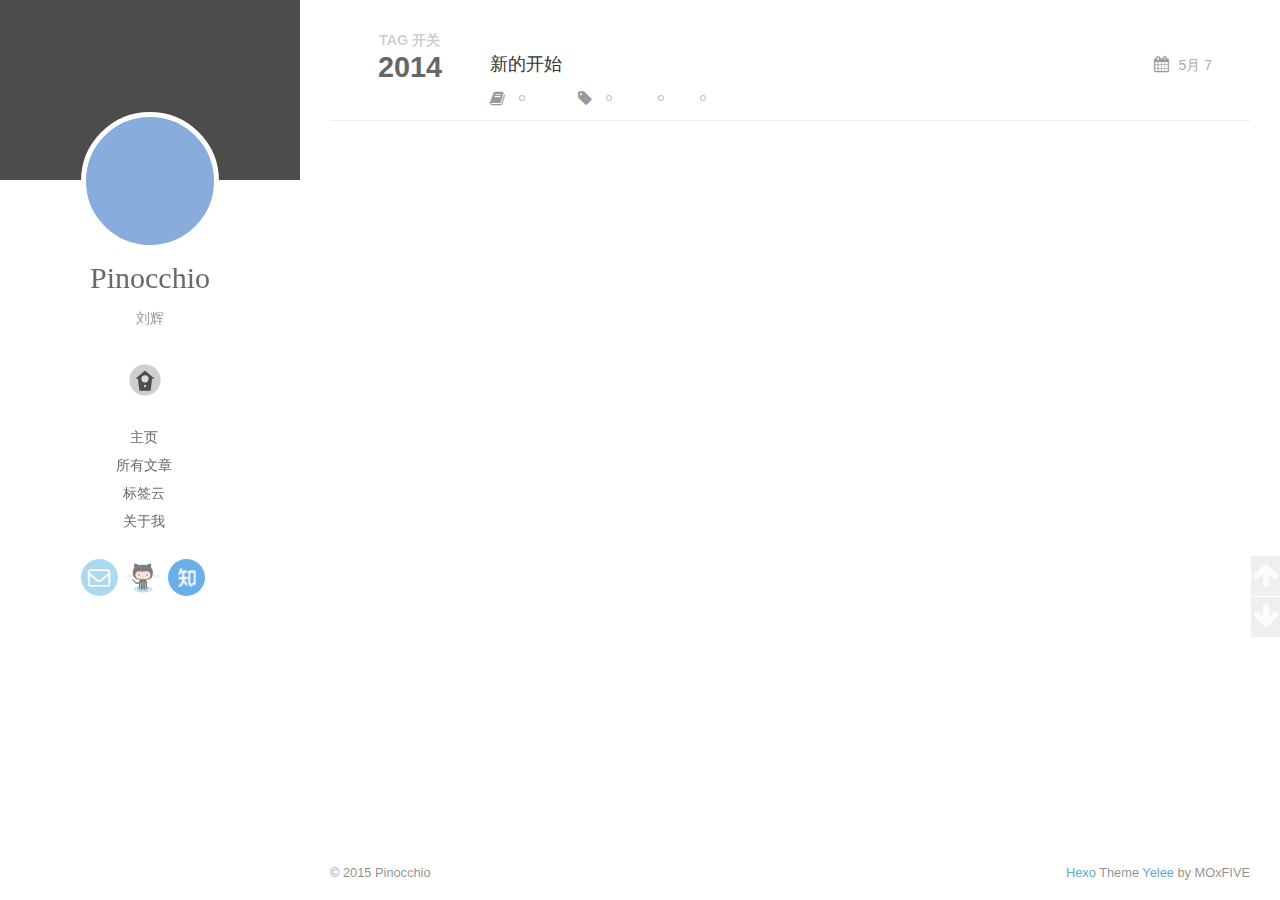
<file: tags/日记/index.html>
<!DOCTYPE html>
<html>
<head>
  <meta charset="utf-8">
  
  <title>Tag: 日记 | 匹诺曹的世界</title>
  <meta name="viewport" content="width=device-width, initial-scale=1, maximum-scale=1">
  <meta name="description" content="pinocchio&apos;s blog">
<meta property="og:type" content="website">
<meta property="og:title" content="匹诺曹的世界">
<meta property="og:url" content="http://yoursite.com/tags/日记/index.html">
<meta property="og:site_name" content="匹诺曹的世界">
<meta property="og:description" content="pinocchio&apos;s blog">
<meta name="twitter:card" content="summary">
<meta name="twitter:title" content="匹诺曹的世界">
<meta name="twitter:description" content="pinocchio&apos;s blog">
  
    <link rel="alternative" href="/atom.xml" title="匹诺曹的世界" type="application/atom+xml">
  
  
    <link rel="icon" href="/img/favicon.ico">
  
  <link rel="stylesheet" href="/css/style.css" type="text/css">
  <link rel="stylesheet" href="/font-awesome/css/font-awesome.min.css">
  <link rel="apple-touch-icon" href="/apple-touch-icon.png">
</head>
<body>
  <div id="container">
    <div class="left-col">
    <div class="overlay"></div>
<div class="intrude-less">
	<header id="header" class="inner">
		<a href="/" class="profilepic">
			
			<img lazy-src="/img/author.png" class="js-avatar">
			
		</a>

		<hgroup>
		  <h1 class="header-author"><a href="/">Pinocchio</a></h1>
		</hgroup>

		
		<p class="header-subtitle">刘辉</p>
		
				


		
			<div id="switch-btn" class="switch-btn">
				<div class="icon">
					<div class="icon-ctn">
						<div class="icon-wrap icon-house" data-idx="0">
							<div class="birdhouse"></div>
							<div class="birdhouse_holes"></div>
						</div>
						<div class="icon-wrap icon-ribbon hide" data-idx="1">
							<div class="ribbon"></div>
						</div>
						
						<div class="icon-wrap icon-link hide" data-idx="2">
							<div class="loopback_l"></div>
							<div class="loopback_r"></div>
						</div>
						
						
						<div class="icon-wrap icon-me hide" data-idx="3">
							<div class="user"></div>
							<div class="shoulder"></div>
						</div>
						
					</div>
					
				</div>
				<div class="tips-box hide">
					<div class="tips-arrow"></div>
					<ul class="tips-inner">
						<li>菜单</li>
						<li>标签</li>
						
						<li>友情链接</li>
						
						
						<li>关于我</li>
						
					</ul>
				</div>
			</div>
		

		<div id="switch-area" class="switch-area">
			<div class="switch-wrap">
				<section class="switch-part switch-part1">
					<nav class="header-menu">
						<ul>
						
							<li><a href="/">主页</a></li>
				        
							<li><a href="/archives/">所有文章</a></li>
				        
							<li><a href="/tags/">标签云</a></li>
				        
							<li><a href="/about/">关于我</a></li>
				        
						</ul>
					</nav>
					<nav class="header-nav">
						<ul class="social">
							
								<li id="Email"><a class="Email" target="_blank" href="/liu594545591@126.com" title="Email"></a></li>
					        
								<li id="GitHub"><a class="GitHub" target="_blank" href="https://github.com/miniPinocchio/" title="GitHub"></a></li>
					        
								<li id="知乎"><a class="知乎" target="_blank" href="http://www.zhihu.com/people/pinocchio-87-51" title="知乎"></a></li>
					        
						</ul>
					</nav>
				</section>
				
				
				<section class="switch-part switch-part2">
					<div class="widget tagcloud" id="js-tagcloud">
						<a href="/tags/MarkDown/" style="font-size: 10px;">MarkDown</a> <a href="/tags/开始/" style="font-size: 10px;">开始</a> <a href="/tags/我/" style="font-size: 10px;">我</a> <a href="/tags/日记/" style="font-size: 10px;">日记</a>
					</div>
				</section>
				
				
				
				<section class="switch-part switch-part3">
					<div id="js-friends">
					
			          <a target="_blank" class="main-nav-link switch-friends-link" href="http://anany.me/   <br/>">Android老司机</a>
			        
			          <a target="_blank" class="main-nav-link switch-friends-link" href="http://blog.csdn.net/coder_pig?viewmode=contents  <br/>">小猪Android教程</a>
			        
			          <a target="_blank" class="main-nav-link switch-friends-link" href="http://berial.ml/">专注Android新技术Berial</a>
			        
			        </div>
				</section>
				

				
				
				<section class="switch-part switch-part4">
				
					<div id="js-aboutme">一入编程深似海 从此节操是路人</div>
				</section>
				
			</div>
		</div>
	</header>				
</div>
    </div>
    <div class="mid-col">
      <nav id="mobile-nav">
  	<div class="overlay">
  		<div class="slider-trigger"></div>
  		<h1 class="header-author js-mobile-header hide"><a href="/" title="回到主页">Pinocchio</a></h1>
  	</div>
	<div class="intrude-less">
		<header id="header" class="inner">
			<a href="/" class="profilepic">
				<img lazy-src="/img/author.png" class="js-avatar">
			</a>
			<hgroup>
			  <h1 class="header-author"><a href="/" title="回到主页">Pinocchio</a></h1>
			</hgroup>
			
			<p class="header-subtitle">刘辉</p>
			
			<nav class="header-menu">
				<ul>
				
					<li><a href="/">主页</a></li>
		        
					<li><a href="/archives/">所有文章</a></li>
		        
					<li><a href="/tags/">标签云</a></li>
		        
					<li><a href="/about/">关于我</a></li>
		        
		        <div class="clearfix"></div>
				</ul>
			</nav>
			<nav class="header-nav">
						<ul class="social">
							
								<li id="Email"><a class="Email" target="_blank" href="/liu594545591@126.com" title="Email"></a></li>
					        
								<li id="GitHub"><a class="GitHub" target="_blank" href="https://github.com/miniPinocchio/" title="GitHub"></a></li>
					        
								<li id="知乎"><a class="知乎" target="_blank" href="http://www.zhihu.com/people/pinocchio-87-51" title="知乎"></a></li>
					        
						</ul>
			</nav>
		</header>				
	</div>
</nav>
      <div class="body-wrap">
  
  
    
    
      
      
      <section class="archives-wrap">
        <div class="archive-year-wrap">
          <a href="/archives/2014" class="archive-year">2014</a>
        </div>
        <div class="archives">
    
    <article class="archive-article archive-type-post">
  <div class="archive-article-inner">
    <header class="archive-article-header">
      	<div class="article-meta">
	      	<a href="/2014/05/07/新的开始/" class="archive-article-date">
  	<time datetime="2014-05-07T10:44:12.000Z" itemprop="datePublished">5月 7</time>
</a>
        </div>
    	 
  
    <h1 itemprop="name">
      <a class="archive-article-title" href="/2014/05/07/新的开始/">新的开始</a>
    </h1>
  

        <div class="article-info info-on-archive">
          
	<div class="article-category tagcloud">
	<a class="article-category-link" href="/categories/日志/">日志</a>
	</div>


          
	<div class="article-tag tagcloud">
		<ul class="article-tag-list"><li class="article-tag-list-item"><a class="article-tag-list-link" href="/tags/开始/">开始</a></li><li class="article-tag-list-item"><a class="article-tag-list-link" href="/tags/我/">我</a></li><li class="article-tag-list-item"><a class="article-tag-list-link" href="/tags/日记/">日记</a></li></ul>
	</div>

        </div>
        <div class="clearfix"></div>
    </header>
  </div>
</article>
  
  
    </div></section>
  

    

</div>
      <footer id="footer">
  <div class="outer">
    <div id="footer-info">
      <div class="footer-left">
        &copy; 2015 Pinocchio
      </div>
        <div class="footer-right">
          <a href="http://hexo.io/" target="_blank" title="快速、简洁且高效的静态博客框架">Hexo</a>  Theme <a href="https://github.com/MOxFIVE/hexo-theme-yelee" target="_blank" title="简而不减双栏 Hexo 博客主题">Yelee</a> by MOxFIVE
        </div>
    </div>
    <div class="visit">
      <span id="busuanzi_container_site_pv" style='display:none'>
        <span id="site-visit" >本站到访数: 
        <span id="busuanzi_value_site_uv"></span>
        </span>
      </span>
      <span id="busuanzi_container_page_pv" style='display:none'>
        <span id="page-visit">, 本页阅读量: 
        <span id="busuanzi_value_page_pv"></span>
        </span>
      </span>
    </div>
  </div>
</footer>
    </div>
    
	<script>
		var yiliaConfig = {
			fancybox: false,
			mathjax: true,
			animate: true,
			isHome: false,
			isPost: false,
			isArchive: false,
			isTag: true,
			isCategory: false,
			open_in_new: false
		}
	</script>


<script src="http://7.url.cn/edu/jslib/comb/require-2.1.6,jquery-1.9.1.min.js" type="text/javascript"></script>
<script src="/js/main.js" type="text/javascript"></script>

<script>
  var backgroundnum = 1;
  var backgroundimg = "url(/background/bg-x.jpg)".replace(/x/gi, Math.ceil(Math.random() * backgroundnum));

  $("body").css({"background": backgroundimg, "background-attachment": "fixed", "background-size": "cover"});
</script>




<script type="text/x-mathjax-config">
MathJax.Hub.Config({
    tex2jax: {
        inlineMath: [ ['$','$'], ["\\(","\\)"]  ],
        processEscapes: true,
        skipTags: ['script', 'noscript', 'style', 'textarea', 'pre', 'code']
    }
});

MathJax.Hub.Queue(function() {
    var all = MathJax.Hub.getAllJax(), i;
    for(i=0; i < all.length; i += 1) {
        all[i].SourceElement().parentNode.className += ' has-jax';                 
    }       
});
</script>

<script type="text/javascript" src="http://cdn.mathjax.org/mathjax/latest/MathJax.js?config=TeX-AMS-MML_HTMLorMML">
</script>


<div class="scroll" id="scroll">
<a href="#" title="返回顶部"><i class="fa fa-arrow-up"></i></a>
<a href="#footer" title="转到底部"><i class="fa fa-arrow-down"></i></a>
</div>

<button class="hide-labels">TAG 开关</button>
<script src="http://7.url.cn/edu/jslib/comb/require-2.1.6,jquery-1.9.1.min.js">
</script>
<script>
$(document).ready(function(){
  $("button").click(function(){
    $(".article-info").toggle(200);
  });
});
</script>

<script async src="https://dn-lbstatics.qbox.me/busuanzi/2.3/busuanzi.pure.mini.js">
</script>
  </div>
</body>
</html>
</file>
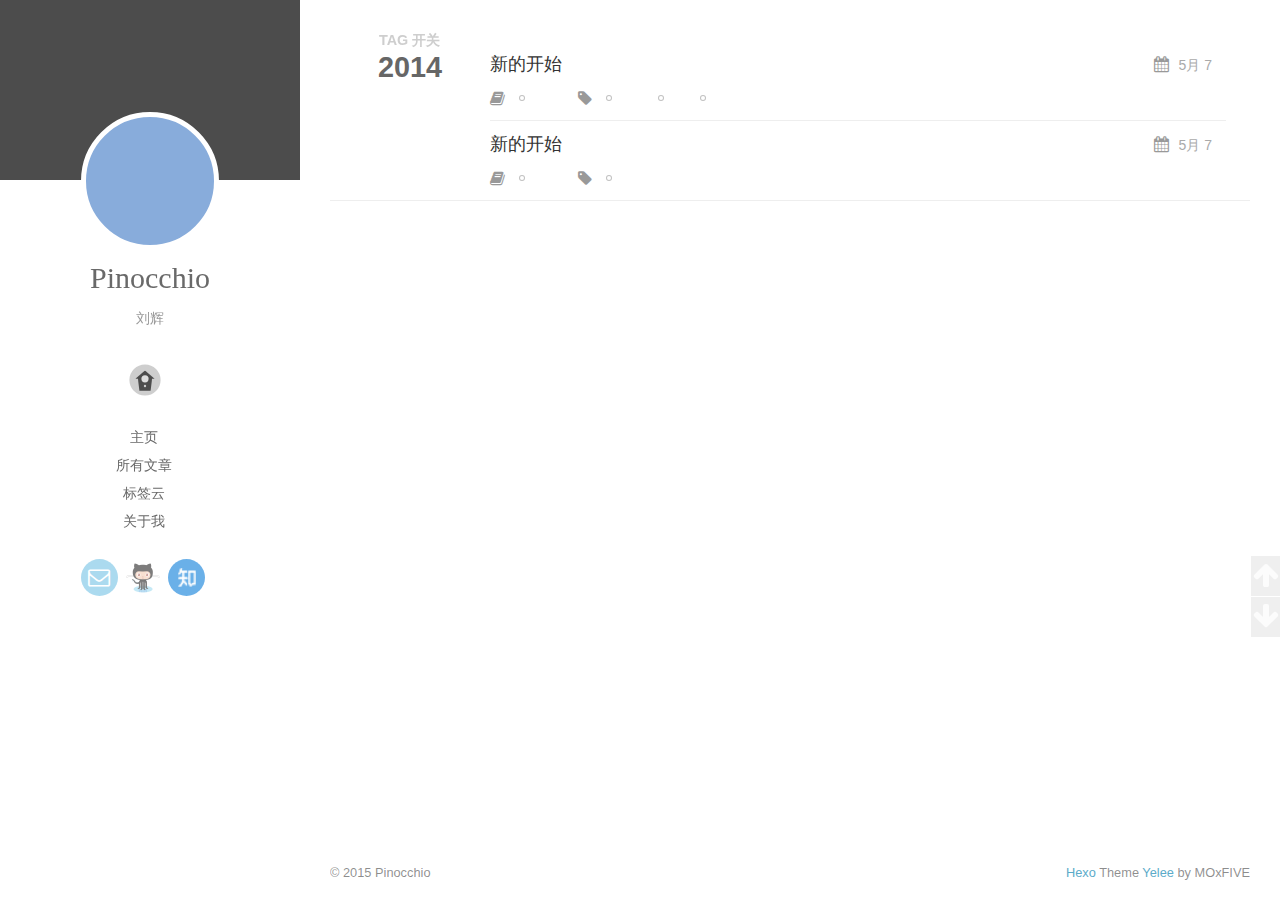
<file: archives/2014/05/index.html>
<!DOCTYPE html>
<html>
<head>
  <meta charset="utf-8">
  
  <title>Archives: 2014/5 | 匹诺曹的世界</title>
  <meta name="viewport" content="width=device-width, initial-scale=1, maximum-scale=1">
  <meta name="description" content="pinocchio&apos;s blog">
<meta property="og:type" content="website">
<meta property="og:title" content="匹诺曹的世界">
<meta property="og:url" content="http://yoursite.com/archives/2014/05/index.html">
<meta property="og:site_name" content="匹诺曹的世界">
<meta property="og:description" content="pinocchio&apos;s blog">
<meta name="twitter:card" content="summary">
<meta name="twitter:title" content="匹诺曹的世界">
<meta name="twitter:description" content="pinocchio&apos;s blog">
  
    <link rel="alternative" href="/atom.xml" title="匹诺曹的世界" type="application/atom+xml">
  
  
    <link rel="icon" href="/img/favicon.ico">
  
  <link rel="stylesheet" href="/css/style.css" type="text/css">
  <link rel="stylesheet" href="/font-awesome/css/font-awesome.min.css">
  <link rel="apple-touch-icon" href="/apple-touch-icon.png">
</head>
<body>
  <div id="container">
    <div class="left-col">
    <div class="overlay"></div>
<div class="intrude-less">
	<header id="header" class="inner">
		<a href="/" class="profilepic">
			
			<img lazy-src="/img/author.png" class="js-avatar">
			
		</a>

		<hgroup>
		  <h1 class="header-author"><a href="/">Pinocchio</a></h1>
		</hgroup>

		
		<p class="header-subtitle">刘辉</p>
		
				


		
			<div id="switch-btn" class="switch-btn">
				<div class="icon">
					<div class="icon-ctn">
						<div class="icon-wrap icon-house" data-idx="0">
							<div class="birdhouse"></div>
							<div class="birdhouse_holes"></div>
						</div>
						<div class="icon-wrap icon-ribbon hide" data-idx="1">
							<div class="ribbon"></div>
						</div>
						
						<div class="icon-wrap icon-link hide" data-idx="2">
							<div class="loopback_l"></div>
							<div class="loopback_r"></div>
						</div>
						
						
						<div class="icon-wrap icon-me hide" data-idx="3">
							<div class="user"></div>
							<div class="shoulder"></div>
						</div>
						
					</div>
					
				</div>
				<div class="tips-box hide">
					<div class="tips-arrow"></div>
					<ul class="tips-inner">
						<li>菜单</li>
						<li>标签</li>
						
						<li>友情链接</li>
						
						
						<li>关于我</li>
						
					</ul>
				</div>
			</div>
		

		<div id="switch-area" class="switch-area">
			<div class="switch-wrap">
				<section class="switch-part switch-part1">
					<nav class="header-menu">
						<ul>
						
							<li><a href="/">主页</a></li>
				        
							<li><a href="/archives/">所有文章</a></li>
				        
							<li><a href="/tags/">标签云</a></li>
				        
							<li><a href="/about/">关于我</a></li>
				        
						</ul>
					</nav>
					<nav class="header-nav">
						<ul class="social">
							
								<li id="Email"><a class="Email" target="_blank" href="/liu594545591@126.com" title="Email"></a></li>
					        
								<li id="GitHub"><a class="GitHub" target="_blank" href="https://github.com/miniPinocchio/" title="GitHub"></a></li>
					        
								<li id="知乎"><a class="知乎" target="_blank" href="http://www.zhihu.com/people/pinocchio-87-51" title="知乎"></a></li>
					        
						</ul>
					</nav>
				</section>
				
				
				<section class="switch-part switch-part2">
					<div class="widget tagcloud" id="js-tagcloud">
						<a href="/tags/MarkDown/" style="font-size: 10px;">MarkDown</a> <a href="/tags/开始/" style="font-size: 10px;">开始</a> <a href="/tags/我/" style="font-size: 10px;">我</a> <a href="/tags/日记/" style="font-size: 10px;">日记</a>
					</div>
				</section>
				
				
				
				<section class="switch-part switch-part3">
					<div id="js-friends">
					
			          <a target="_blank" class="main-nav-link switch-friends-link" href="http://anany.me/   <br/>">Android老司机</a>
			        
			          <a target="_blank" class="main-nav-link switch-friends-link" href="http://blog.csdn.net/coder_pig?viewmode=contents  <br/>">小猪Android教程</a>
			        
			          <a target="_blank" class="main-nav-link switch-friends-link" href="http://berial.ml/">专注Android新技术Berial</a>
			        
			        </div>
				</section>
				

				
				
				<section class="switch-part switch-part4">
				
					<div id="js-aboutme">一入编程深似海 从此节操是路人</div>
				</section>
				
			</div>
		</div>
	</header>				
</div>
    </div>
    <div class="mid-col">
      <nav id="mobile-nav">
  	<div class="overlay">
  		<div class="slider-trigger"></div>
  		<h1 class="header-author js-mobile-header hide"><a href="/" title="回到主页">Pinocchio</a></h1>
  	</div>
	<div class="intrude-less">
		<header id="header" class="inner">
			<a href="/" class="profilepic">
				<img lazy-src="/img/author.png" class="js-avatar">
			</a>
			<hgroup>
			  <h1 class="header-author"><a href="/" title="回到主页">Pinocchio</a></h1>
			</hgroup>
			
			<p class="header-subtitle">刘辉</p>
			
			<nav class="header-menu">
				<ul>
				
					<li><a href="/">主页</a></li>
		        
					<li><a href="/archives/">所有文章</a></li>
		        
					<li><a href="/tags/">标签云</a></li>
		        
					<li><a href="/about/">关于我</a></li>
		        
		        <div class="clearfix"></div>
				</ul>
			</nav>
			<nav class="header-nav">
						<ul class="social">
							
								<li id="Email"><a class="Email" target="_blank" href="/liu594545591@126.com" title="Email"></a></li>
					        
								<li id="GitHub"><a class="GitHub" target="_blank" href="https://github.com/miniPinocchio/" title="GitHub"></a></li>
					        
								<li id="知乎"><a class="知乎" target="_blank" href="http://www.zhihu.com/people/pinocchio-87-51" title="知乎"></a></li>
					        
						</ul>
			</nav>
		</header>				
	</div>
</nav>
      <div class="body-wrap">
  
  
    
    
      
      
      <section class="archives-wrap">
        <div class="archive-year-wrap">
          <a href="/archives/2014" class="archive-year">2014</a>
        </div>
        <div class="archives">
    
    <article class="archive-article archive-type-post">
  <div class="archive-article-inner">
    <header class="archive-article-header">
      	<div class="article-meta">
	      	<a href="/2014/05/07/新的开始/" class="archive-article-date">
  	<time datetime="2014-05-07T10:44:12.000Z" itemprop="datePublished">5月 7</time>
</a>
        </div>
    	 
  
    <h1 itemprop="name">
      <a class="archive-article-title" href="/2014/05/07/新的开始/">新的开始</a>
    </h1>
  

        <div class="article-info info-on-archive">
          
	<div class="article-category tagcloud">
	<a class="article-category-link" href="/categories/日志/">日志</a>
	</div>


          
	<div class="article-tag tagcloud">
		<ul class="article-tag-list"><li class="article-tag-list-item"><a class="article-tag-list-link" href="/tags/开始/">开始</a></li><li class="article-tag-list-item"><a class="article-tag-list-link" href="/tags/我/">我</a></li><li class="article-tag-list-item"><a class="article-tag-list-link" href="/tags/日记/">日记</a></li></ul>
	</div>

        </div>
        <div class="clearfix"></div>
    </header>
  </div>
</article>
  
    
    
    <article class="archive-article archive-type-post">
  <div class="archive-article-inner">
    <header class="archive-article-header">
      	<div class="article-meta">
	      	<a href="/2014/05/07/我的/" class="archive-article-date">
  	<time datetime="2014-05-07T10:44:12.000Z" itemprop="datePublished">5月 7</time>
</a>
        </div>
    	 
  
    <h1 itemprop="name">
      <a class="archive-article-title" href="/2014/05/07/我的/">新的开始</a>
    </h1>
  

        <div class="article-info info-on-archive">
          
	<div class="article-category tagcloud">
	<a class="article-category-link" href="/categories/日志/">日志</a>
	</div>


          
	<div class="article-tag tagcloud">
		<ul class="article-tag-list"><li class="article-tag-list-item"><a class="article-tag-list-link" href="/tags/MarkDown/">MarkDown</a></li></ul>
	</div>

        </div>
        <div class="clearfix"></div>
    </header>
  </div>
</article>
  
  
    </div></section>
  

    

</div>
      <footer id="footer">
  <div class="outer">
    <div id="footer-info">
      <div class="footer-left">
        &copy; 2015 Pinocchio
      </div>
        <div class="footer-right">
          <a href="http://hexo.io/" target="_blank" title="快速、简洁且高效的静态博客框架">Hexo</a>  Theme <a href="https://github.com/MOxFIVE/hexo-theme-yelee" target="_blank" title="简而不减双栏 Hexo 博客主题">Yelee</a> by MOxFIVE
        </div>
    </div>
    <div class="visit">
      <span id="busuanzi_container_site_pv" style='display:none'>
        <span id="site-visit" >本站到访数: 
        <span id="busuanzi_value_site_uv"></span>
        </span>
      </span>
      <span id="busuanzi_container_page_pv" style='display:none'>
        <span id="page-visit">, 本页阅读量: 
        <span id="busuanzi_value_page_pv"></span>
        </span>
      </span>
    </div>
  </div>
</footer>
    </div>
    
	<script>
		var yiliaConfig = {
			fancybox: false,
			mathjax: true,
			animate: true,
			isHome: false,
			isPost: false,
			isArchive: true,
			isTag: false,
			isCategory: false,
			open_in_new: false
		}
	</script>


<script src="http://7.url.cn/edu/jslib/comb/require-2.1.6,jquery-1.9.1.min.js" type="text/javascript"></script>
<script src="/js/main.js" type="text/javascript"></script>

<script>
  var backgroundnum = 1;
  var backgroundimg = "url(/background/bg-x.jpg)".replace(/x/gi, Math.ceil(Math.random() * backgroundnum));

  $("body").css({"background": backgroundimg, "background-attachment": "fixed", "background-size": "cover"});
</script>




<script type="text/x-mathjax-config">
MathJax.Hub.Config({
    tex2jax: {
        inlineMath: [ ['$','$'], ["\\(","\\)"]  ],
        processEscapes: true,
        skipTags: ['script', 'noscript', 'style', 'textarea', 'pre', 'code']
    }
});

MathJax.Hub.Queue(function() {
    var all = MathJax.Hub.getAllJax(), i;
    for(i=0; i < all.length; i += 1) {
        all[i].SourceElement().parentNode.className += ' has-jax';                 
    }       
});
</script>

<script type="text/javascript" src="http://cdn.mathjax.org/mathjax/latest/MathJax.js?config=TeX-AMS-MML_HTMLorMML">
</script>


<div class="scroll" id="scroll">
<a href="#" title="返回顶部"><i class="fa fa-arrow-up"></i></a>
<a href="#footer" title="转到底部"><i class="fa fa-arrow-down"></i></a>
</div>

<button class="hide-labels">TAG 开关</button>
<script src="http://7.url.cn/edu/jslib/comb/require-2.1.6,jquery-1.9.1.min.js">
</script>
<script>
$(document).ready(function(){
  $("button").click(function(){
    $(".article-info").toggle(200);
  });
});
</script>

<script async src="https://dn-lbstatics.qbox.me/busuanzi/2.3/busuanzi.pure.mini.js">
</script>
  </div>
</body>
</html>
</file>
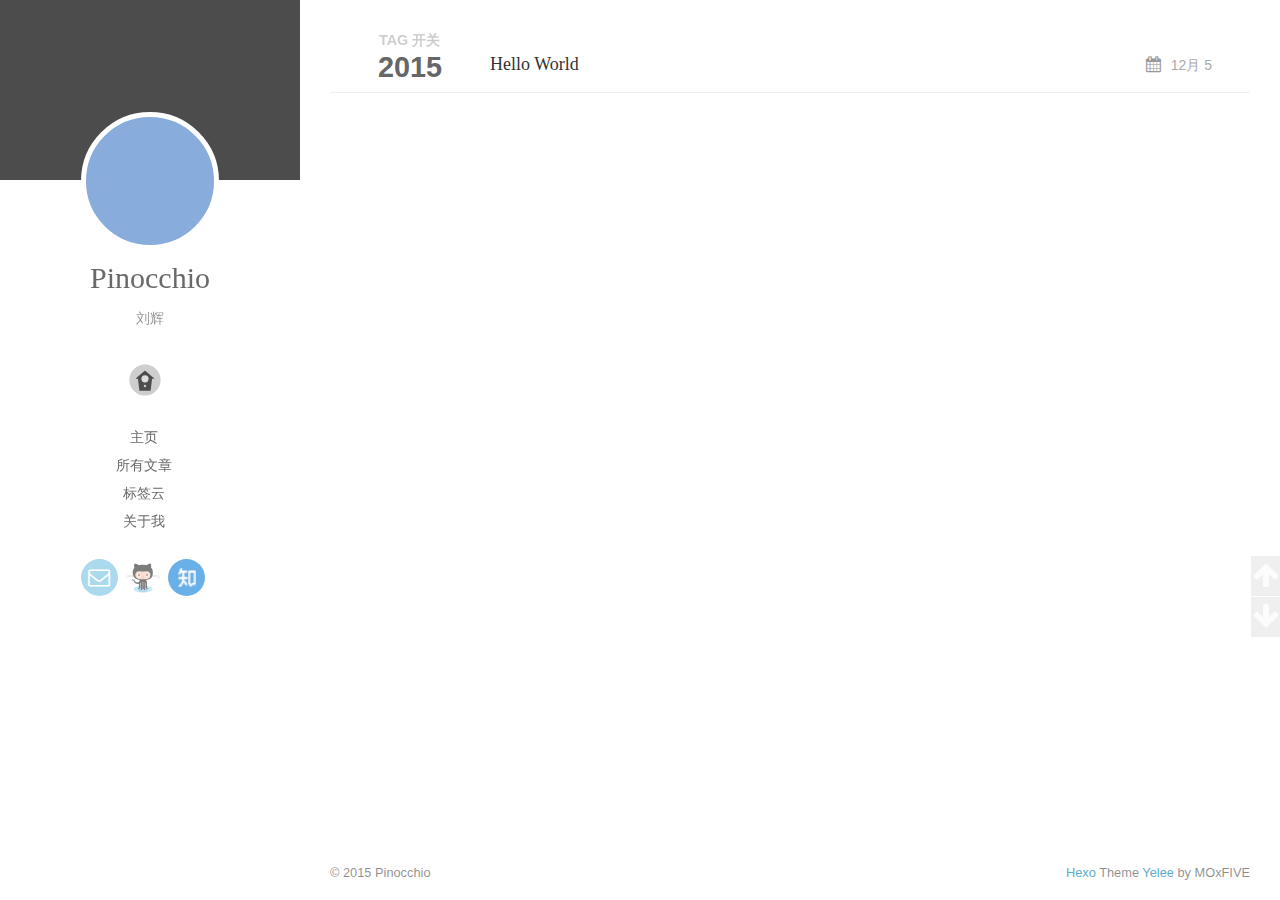
<file: archives/2015/12/index.html>
<!DOCTYPE html>
<html>
<head>
  <meta charset="utf-8">
  
  <title>Archives: 2015/12 | 匹诺曹的世界</title>
  <meta name="viewport" content="width=device-width, initial-scale=1, maximum-scale=1">
  <meta name="description" content="pinocchio&apos;s blog">
<meta property="og:type" content="website">
<meta property="og:title" content="匹诺曹的世界">
<meta property="og:url" content="http://yoursite.com/archives/2015/12/index.html">
<meta property="og:site_name" content="匹诺曹的世界">
<meta property="og:description" content="pinocchio&apos;s blog">
<meta name="twitter:card" content="summary">
<meta name="twitter:title" content="匹诺曹的世界">
<meta name="twitter:description" content="pinocchio&apos;s blog">
  
    <link rel="alternative" href="/atom.xml" title="匹诺曹的世界" type="application/atom+xml">
  
  
    <link rel="icon" href="/img/favicon.ico">
  
  <link rel="stylesheet" href="/css/style.css" type="text/css">
  <link rel="stylesheet" href="/font-awesome/css/font-awesome.min.css">
  <link rel="apple-touch-icon" href="/apple-touch-icon.png">
</head>
<body>
  <div id="container">
    <div class="left-col">
    <div class="overlay"></div>
<div class="intrude-less">
	<header id="header" class="inner">
		<a href="/" class="profilepic">
			
			<img lazy-src="/img/author.png" class="js-avatar">
			
		</a>

		<hgroup>
		  <h1 class="header-author"><a href="/">Pinocchio</a></h1>
		</hgroup>

		
		<p class="header-subtitle">刘辉</p>
		
				


		
			<div id="switch-btn" class="switch-btn">
				<div class="icon">
					<div class="icon-ctn">
						<div class="icon-wrap icon-house" data-idx="0">
							<div class="birdhouse"></div>
							<div class="birdhouse_holes"></div>
						</div>
						<div class="icon-wrap icon-ribbon hide" data-idx="1">
							<div class="ribbon"></div>
						</div>
						
						<div class="icon-wrap icon-link hide" data-idx="2">
							<div class="loopback_l"></div>
							<div class="loopback_r"></div>
						</div>
						
						
						<div class="icon-wrap icon-me hide" data-idx="3">
							<div class="user"></div>
							<div class="shoulder"></div>
						</div>
						
					</div>
					
				</div>
				<div class="tips-box hide">
					<div class="tips-arrow"></div>
					<ul class="tips-inner">
						<li>菜单</li>
						<li>标签</li>
						
						<li>友情链接</li>
						
						
						<li>关于我</li>
						
					</ul>
				</div>
			</div>
		

		<div id="switch-area" class="switch-area">
			<div class="switch-wrap">
				<section class="switch-part switch-part1">
					<nav class="header-menu">
						<ul>
						
							<li><a href="/">主页</a></li>
				        
							<li><a href="/archives/">所有文章</a></li>
				        
							<li><a href="/tags/">标签云</a></li>
				        
							<li><a href="/about/">关于我</a></li>
				        
						</ul>
					</nav>
					<nav class="header-nav">
						<ul class="social">
							
								<li id="Email"><a class="Email" target="_blank" href="/liu594545591@126.com" title="Email"></a></li>
					        
								<li id="GitHub"><a class="GitHub" target="_blank" href="https://github.com/miniPinocchio/" title="GitHub"></a></li>
					        
								<li id="知乎"><a class="知乎" target="_blank" href="http://www.zhihu.com/people/pinocchio-87-51" title="知乎"></a></li>
					        
						</ul>
					</nav>
				</section>
				
				
				<section class="switch-part switch-part2">
					<div class="widget tagcloud" id="js-tagcloud">
						<a href="/tags/MarkDown/" style="font-size: 10px;">MarkDown</a> <a href="/tags/开始/" style="font-size: 10px;">开始</a> <a href="/tags/我/" style="font-size: 10px;">我</a> <a href="/tags/日记/" style="font-size: 10px;">日记</a>
					</div>
				</section>
				
				
				
				<section class="switch-part switch-part3">
					<div id="js-friends">
					
			          <a target="_blank" class="main-nav-link switch-friends-link" href="http://anany.me/   <br/>">Android老司机</a>
			        
			          <a target="_blank" class="main-nav-link switch-friends-link" href="http://blog.csdn.net/coder_pig?viewmode=contents  <br/>">小猪Android教程</a>
			        
			          <a target="_blank" class="main-nav-link switch-friends-link" href="http://berial.ml/">专注Android新技术Berial</a>
			        
			        </div>
				</section>
				

				
				
				<section class="switch-part switch-part4">
				
					<div id="js-aboutme">一入编程深似海 从此节操是路人</div>
				</section>
				
			</div>
		</div>
	</header>				
</div>
    </div>
    <div class="mid-col">
      <nav id="mobile-nav">
  	<div class="overlay">
  		<div class="slider-trigger"></div>
  		<h1 class="header-author js-mobile-header hide"><a href="/" title="回到主页">Pinocchio</a></h1>
  	</div>
	<div class="intrude-less">
		<header id="header" class="inner">
			<a href="/" class="profilepic">
				<img lazy-src="/img/author.png" class="js-avatar">
			</a>
			<hgroup>
			  <h1 class="header-author"><a href="/" title="回到主页">Pinocchio</a></h1>
			</hgroup>
			
			<p class="header-subtitle">刘辉</p>
			
			<nav class="header-menu">
				<ul>
				
					<li><a href="/">主页</a></li>
		        
					<li><a href="/archives/">所有文章</a></li>
		        
					<li><a href="/tags/">标签云</a></li>
		        
					<li><a href="/about/">关于我</a></li>
		        
		        <div class="clearfix"></div>
				</ul>
			</nav>
			<nav class="header-nav">
						<ul class="social">
							
								<li id="Email"><a class="Email" target="_blank" href="/liu594545591@126.com" title="Email"></a></li>
					        
								<li id="GitHub"><a class="GitHub" target="_blank" href="https://github.com/miniPinocchio/" title="GitHub"></a></li>
					        
								<li id="知乎"><a class="知乎" target="_blank" href="http://www.zhihu.com/people/pinocchio-87-51" title="知乎"></a></li>
					        
						</ul>
			</nav>
		</header>				
	</div>
</nav>
      <div class="body-wrap">
  
  
    
    
      
      
      <section class="archives-wrap">
        <div class="archive-year-wrap">
          <a href="/archives/2015" class="archive-year">2015</a>
        </div>
        <div class="archives">
    
    <article class="archive-article archive-type-post">
  <div class="archive-article-inner">
    <header class="archive-article-header">
      	<div class="article-meta">
	      	<a href="/2015/12/05/hello-world/" class="archive-article-date">
  	<time datetime="2015-12-05T14:52:23.899Z" itemprop="datePublished">12月 5</time>
</a>
        </div>
    	 
  
    <h1 itemprop="name">
      <a class="archive-article-title" href="/2015/12/05/hello-world/">Hello World</a>
    </h1>
  

        <div class="article-info info-on-archive">
          

          
        </div>
        <div class="clearfix"></div>
    </header>
  </div>
</article>
  
  
    </div></section>
  

    

</div>
      <footer id="footer">
  <div class="outer">
    <div id="footer-info">
      <div class="footer-left">
        &copy; 2015 Pinocchio
      </div>
        <div class="footer-right">
          <a href="http://hexo.io/" target="_blank" title="快速、简洁且高效的静态博客框架">Hexo</a>  Theme <a href="https://github.com/MOxFIVE/hexo-theme-yelee" target="_blank" title="简而不减双栏 Hexo 博客主题">Yelee</a> by MOxFIVE
        </div>
    </div>
    <div class="visit">
      <span id="busuanzi_container_site_pv" style='display:none'>
        <span id="site-visit" >本站到访数: 
        <span id="busuanzi_value_site_uv"></span>
        </span>
      </span>
      <span id="busuanzi_container_page_pv" style='display:none'>
        <span id="page-visit">, 本页阅读量: 
        <span id="busuanzi_value_page_pv"></span>
        </span>
      </span>
    </div>
  </div>
</footer>
    </div>
    
	<script>
		var yiliaConfig = {
			fancybox: false,
			mathjax: true,
			animate: true,
			isHome: false,
			isPost: false,
			isArchive: true,
			isTag: false,
			isCategory: false,
			open_in_new: false
		}
	</script>


<script src="http://7.url.cn/edu/jslib/comb/require-2.1.6,jquery-1.9.1.min.js" type="text/javascript"></script>
<script src="/js/main.js" type="text/javascript"></script>

<script>
  var backgroundnum = 1;
  var backgroundimg = "url(/background/bg-x.jpg)".replace(/x/gi, Math.ceil(Math.random() * backgroundnum));

  $("body").css({"background": backgroundimg, "background-attachment": "fixed", "background-size": "cover"});
</script>




<script type="text/x-mathjax-config">
MathJax.Hub.Config({
    tex2jax: {
        inlineMath: [ ['$','$'], ["\\(","\\)"]  ],
        processEscapes: true,
        skipTags: ['script', 'noscript', 'style', 'textarea', 'pre', 'code']
    }
});

MathJax.Hub.Queue(function() {
    var all = MathJax.Hub.getAllJax(), i;
    for(i=0; i < all.length; i += 1) {
        all[i].SourceElement().parentNode.className += ' has-jax';                 
    }       
});
</script>

<script type="text/javascript" src="http://cdn.mathjax.org/mathjax/latest/MathJax.js?config=TeX-AMS-MML_HTMLorMML">
</script>


<div class="scroll" id="scroll">
<a href="#" title="返回顶部"><i class="fa fa-arrow-up"></i></a>
<a href="#footer" title="转到底部"><i class="fa fa-arrow-down"></i></a>
</div>

<button class="hide-labels">TAG 开关</button>
<script src="http://7.url.cn/edu/jslib/comb/require-2.1.6,jquery-1.9.1.min.js">
</script>
<script>
$(document).ready(function(){
  $("button").click(function(){
    $(".article-info").toggle(200);
  });
});
</script>

<script async src="https://dn-lbstatics.qbox.me/busuanzi/2.3/busuanzi.pure.mini.js">
</script>
  </div>
</body>
</html>
</file>
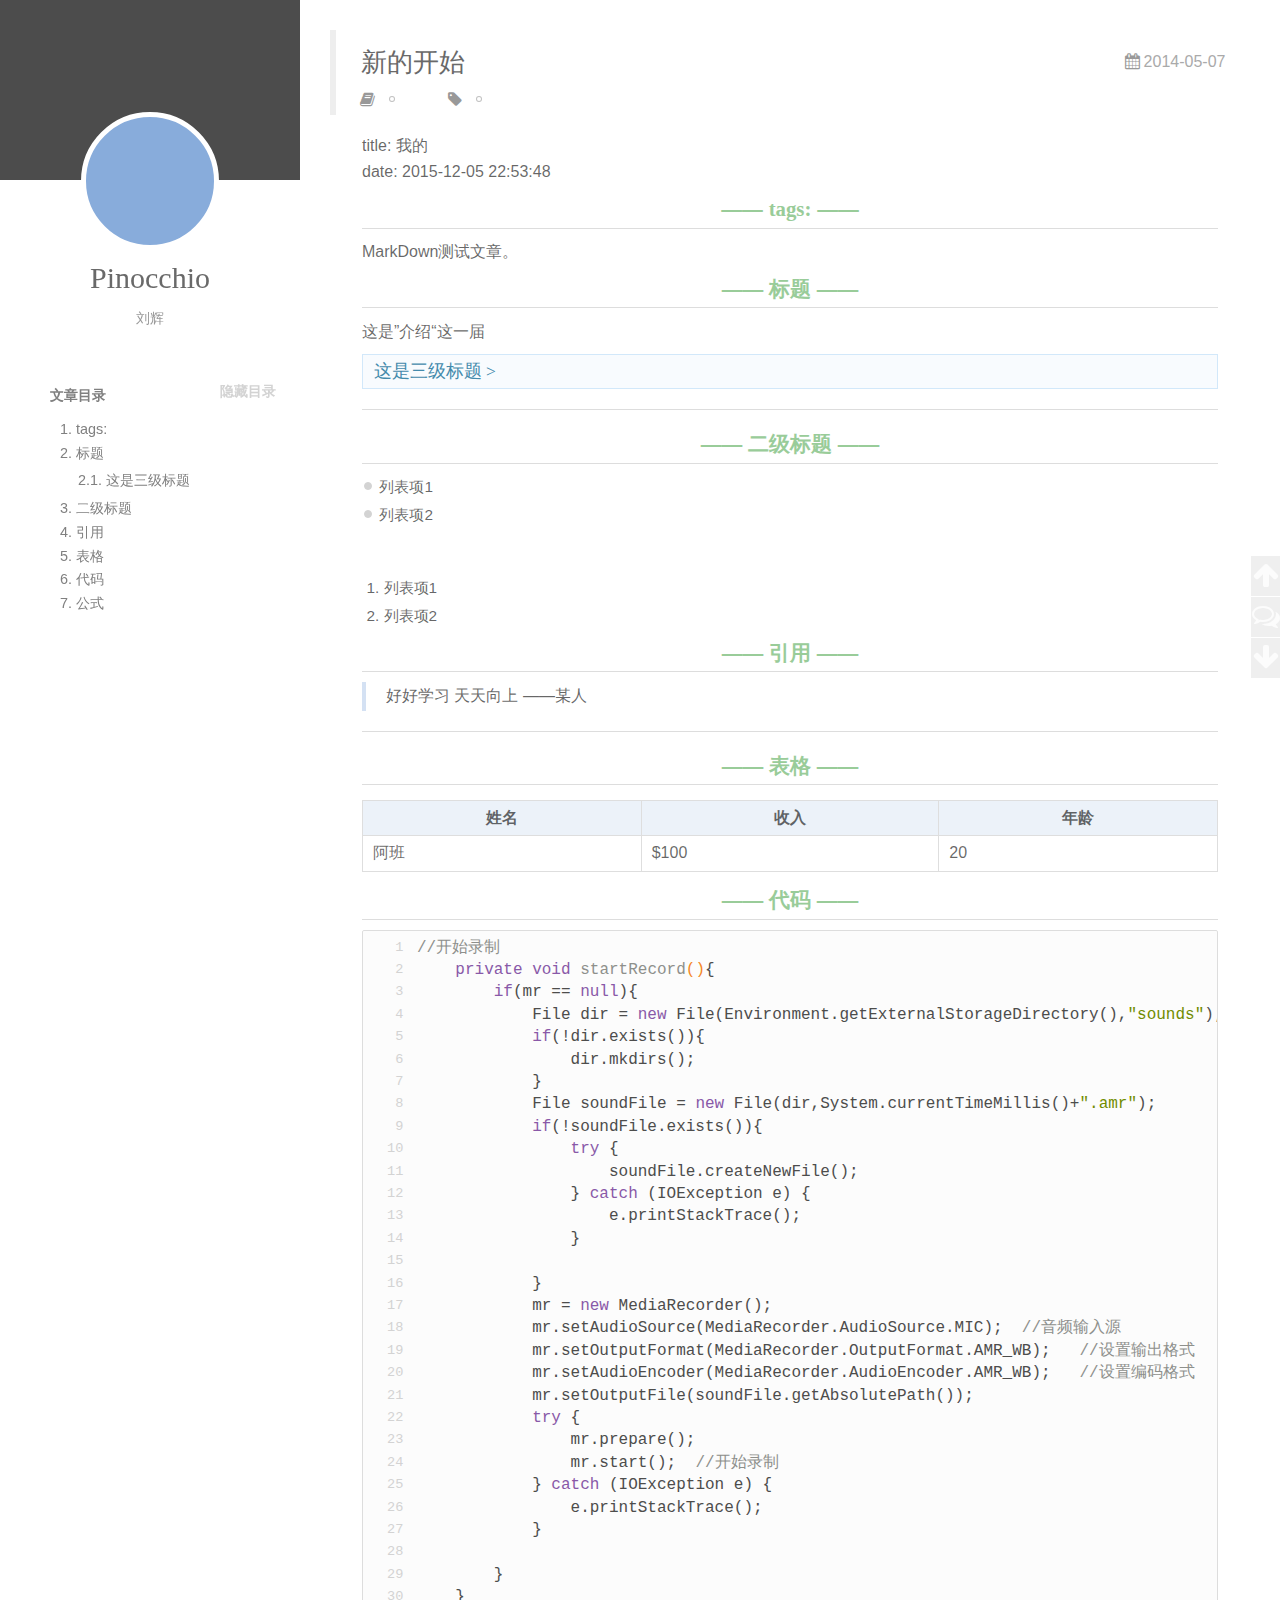
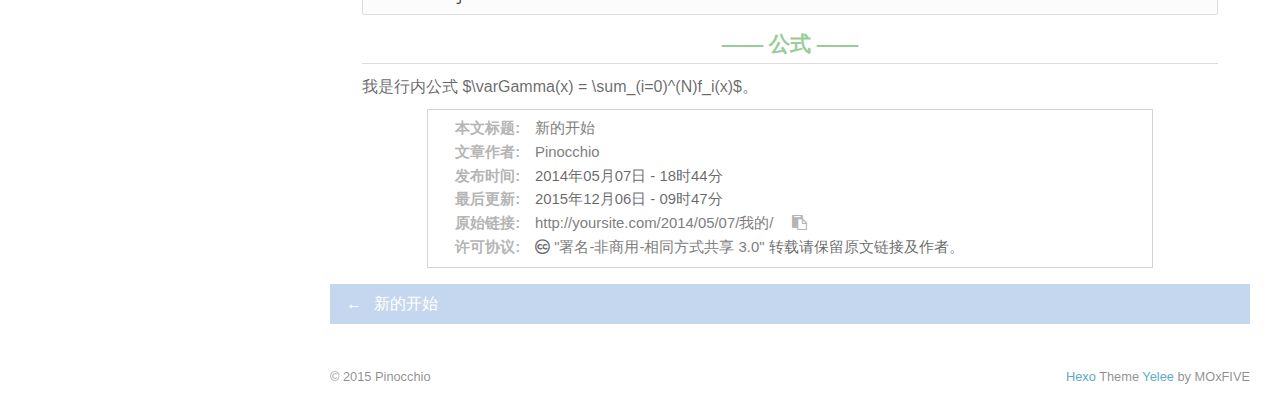
<file: 2014/05/07/我的/index.html>
<!DOCTYPE html>
<html>
<head>
  <meta charset="utf-8">
  
  <title>新的开始 | 匹诺曹的世界</title>
  <meta name="viewport" content="width=device-width, initial-scale=1, maximum-scale=1">
  <meta name="description" content="title: 我的date: 2015-12-05 22:53:48
tags:MarkDown测试文章。
标题这是”介绍“这一届
这是三级标题
二级标题
列表项1
列表项2



列表项1
列表项2

引用
好好学习 天天向上 ——某人


表格


姓名
收入
年龄




阿班
$100
20



代码12345678910111213141516171819202122232425262">
<meta property="og:type" content="article">
<meta property="og:title" content="新的开始">
<meta property="og:url" content="http://yoursite.com/2014/05/07/我的/index.html">
<meta property="og:site_name" content="匹诺曹的世界">
<meta property="og:description" content="title: 我的date: 2015-12-05 22:53:48
tags:MarkDown测试文章。
标题这是”介绍“这一届
这是三级标题
二级标题
列表项1
列表项2



列表项1
列表项2

引用
好好学习 天天向上 ——某人


表格


姓名
收入
年龄




阿班
$100
20



代码12345678910111213141516171819202122232425262">
<meta property="og:updated_time" content="2015-12-06T01:47:02.662Z">
<meta name="twitter:card" content="summary">
<meta name="twitter:title" content="新的开始">
<meta name="twitter:description" content="title: 我的date: 2015-12-05 22:53:48
tags:MarkDown测试文章。
标题这是”介绍“这一届
这是三级标题
二级标题
列表项1
列表项2



列表项1
列表项2

引用
好好学习 天天向上 ——某人


表格


姓名
收入
年龄




阿班
$100
20



代码12345678910111213141516171819202122232425262">
  
    <link rel="alternative" href="/atom.xml" title="匹诺曹的世界" type="application/atom+xml">
  
  
    <link rel="icon" href="/img/favicon.ico">
  
  <link rel="stylesheet" href="/css/style.css" type="text/css">
  <link rel="stylesheet" href="/font-awesome/css/font-awesome.min.css">
  <link rel="apple-touch-icon" href="/apple-touch-icon.png">
</head>
<body>
  <div id="container">
    <div class="left-col">
    <div class="overlay"></div>
<div class="intrude-less">
	<header id="header" class="inner">
		<a href="/" class="profilepic">
			
			<img lazy-src="/img/author.png" class="js-avatar">
			
		</a>

		<hgroup>
		  <h1 class="header-author"><a href="/">Pinocchio</a></h1>
		</hgroup>

		
		<p class="header-subtitle">刘辉</p>
		
				


		
			<div id="switch-btn" class="switch-btn">
				<div class="icon">
					<div class="icon-ctn">
						<div class="icon-wrap icon-house" data-idx="0">
							<div class="birdhouse"></div>
							<div class="birdhouse_holes"></div>
						</div>
						<div class="icon-wrap icon-ribbon hide" data-idx="1">
							<div class="ribbon"></div>
						</div>
						
						<div class="icon-wrap icon-link hide" data-idx="2">
							<div class="loopback_l"></div>
							<div class="loopback_r"></div>
						</div>
						
						
						<div class="icon-wrap icon-me hide" data-idx="3">
							<div class="user"></div>
							<div class="shoulder"></div>
						</div>
						
					</div>
					
				</div>
				<div class="tips-box hide">
					<div class="tips-arrow"></div>
					<ul class="tips-inner">
						<li>菜单</li>
						<li>标签</li>
						
						<li>友情链接</li>
						
						
						<li>关于我</li>
						
					</ul>
				</div>
			</div>
		

		<div id="switch-area" class="switch-area">
			<div class="switch-wrap">
				<section class="switch-part switch-part1">
					<nav class="header-menu">
						<ul>
						
							<li><a href="/">主页</a></li>
				        
							<li><a href="/archives/">所有文章</a></li>
				        
							<li><a href="/tags/">标签云</a></li>
				        
							<li><a href="/about/">关于我</a></li>
				        
						</ul>
					</nav>
					<nav class="header-nav">
						<ul class="social">
							
								<li id="Email"><a class="Email" target="_blank" href="/liu594545591@126.com" title="Email"></a></li>
					        
								<li id="GitHub"><a class="GitHub" target="_blank" href="https://github.com/miniPinocchio/" title="GitHub"></a></li>
					        
								<li id="知乎"><a class="知乎" target="_blank" href="http://www.zhihu.com/people/pinocchio-87-51" title="知乎"></a></li>
					        
						</ul>
					</nav>
				</section>
				
				
				<section class="switch-part switch-part2">
					<div class="widget tagcloud" id="js-tagcloud">
						<a href="/tags/MarkDown/" style="font-size: 10px;">MarkDown</a> <a href="/tags/开始/" style="font-size: 10px;">开始</a> <a href="/tags/我/" style="font-size: 10px;">我</a> <a href="/tags/日记/" style="font-size: 10px;">日记</a>
					</div>
				</section>
				
				
				
				<section class="switch-part switch-part3">
					<div id="js-friends">
					
			          <a target="_blank" class="main-nav-link switch-friends-link" href="http://anany.me/   <br/>">Android老司机</a>
			        
			          <a target="_blank" class="main-nav-link switch-friends-link" href="http://blog.csdn.net/coder_pig?viewmode=contents  <br/>">小猪Android教程</a>
			        
			          <a target="_blank" class="main-nav-link switch-friends-link" href="http://berial.ml/">专注Android新技术Berial</a>
			        
			        </div>
				</section>
				

				
				
				<section class="switch-part switch-part4">
				
					<div id="js-aboutme">一入编程深似海 从此节操是路人</div>
				</section>
				
			</div>
		</div>
	</header>				
</div>
    </div>
    <div class="mid-col">
      <nav id="mobile-nav">
  	<div class="overlay">
  		<div class="slider-trigger"></div>
  		<h1 class="header-author js-mobile-header hide"><a href="/" title="回到主页">Pinocchio</a></h1>
  	</div>
	<div class="intrude-less">
		<header id="header" class="inner">
			<a href="/" class="profilepic">
				<img lazy-src="/img/author.png" class="js-avatar">
			</a>
			<hgroup>
			  <h1 class="header-author"><a href="/" title="回到主页">Pinocchio</a></h1>
			</hgroup>
			
			<p class="header-subtitle">刘辉</p>
			
			<nav class="header-menu">
				<ul>
				
					<li><a href="/">主页</a></li>
		        
					<li><a href="/archives/">所有文章</a></li>
		        
					<li><a href="/tags/">标签云</a></li>
		        
					<li><a href="/about/">关于我</a></li>
		        
		        <div class="clearfix"></div>
				</ul>
			</nav>
			<nav class="header-nav">
						<ul class="social">
							
								<li id="Email"><a class="Email" target="_blank" href="/liu594545591@126.com" title="Email"></a></li>
					        
								<li id="GitHub"><a class="GitHub" target="_blank" href="https://github.com/miniPinocchio/" title="GitHub"></a></li>
					        
								<li id="知乎"><a class="知乎" target="_blank" href="http://www.zhihu.com/people/pinocchio-87-51" title="知乎"></a></li>
					        
						</ul>
			</nav>
		</header>				
	</div>
</nav>
      <div class="body-wrap"><article id="post-我的" class="article article-type-post" itemscope itemprop="blogPost">
  
    <div class="article-meta">
      <a href="/2014/05/07/我的/" class="article-date">
  	<time datetime="2014-05-07T10:44:12.000Z" itemprop="datePublished">2014-05-07</time>
</a>
    </div>
  
  <div class="article-inner">
    
      <input type="hidden" class="isFancy" />
    
    
      <header class="article-header">
        
  
    <h1 class="article-title" itemprop="name">
      新的开始
    </h1>
  

      </header>
      
      <div class="article-info article-info-post">
        
	<div class="article-category tagcloud">
	<a class="article-category-link" href="/categories/日志/">日志</a>
	</div>


        
	<div class="article-tag tagcloud">
		<ul class="article-tag-list"><li class="article-tag-list-item"><a class="article-tag-list-link" href="/tags/MarkDown/">MarkDown</a></li></ul>
	</div>

        <div class="clearfix"></div>
      </div>
      
    
    <div class="article-entry" itemprop="articleBody">
      
          
        <excerpt in="" index="" |="" 这是一篇关于markdown的文章=""> 

<p>title: 我的<br>date: 2015-12-05 22:53:48</p>
<h2 id="tags:">tags:</h2><p>MarkDown测试文章。</p>
<h2 id="标题">标题</h2><p>这是”介绍“这一届</p>
<h3 id="这是三级标题">这是三级标题</h3><hr>
<h2 id="二级标题">二级标题</h2><ul>
<li>列表项1</li>
<li>列表项2</li>
</ul>
<p><br></p>
<ol>
<li>列表项1</li>
<li>列表项2</li>
</ol>
<h2 id="引用">引用</h2><blockquote>
<p>好好学习 天天向上 ——某人</p>
</blockquote>
<hr>
<h2 id="表格">表格</h2><table>
<thead>
<tr>
<th>姓名</th>
<th>收入</th>
<th>年龄</th>
</tr>
</thead>
<tbody>
<tr>
<td>阿班</td>
<td>$100</td>
<td>20</td>
</tr>
</tbody>
</table>
<h2 id="代码">代码</h2><figure class="highlight java"><table><tr><td class="gutter"><pre><span class="line">1</span><br><span class="line">2</span><br><span class="line">3</span><br><span class="line">4</span><br><span class="line">5</span><br><span class="line">6</span><br><span class="line">7</span><br><span class="line">8</span><br><span class="line">9</span><br><span class="line">10</span><br><span class="line">11</span><br><span class="line">12</span><br><span class="line">13</span><br><span class="line">14</span><br><span class="line">15</span><br><span class="line">16</span><br><span class="line">17</span><br><span class="line">18</span><br><span class="line">19</span><br><span class="line">20</span><br><span class="line">21</span><br><span class="line">22</span><br><span class="line">23</span><br><span class="line">24</span><br><span class="line">25</span><br><span class="line">26</span><br><span class="line">27</span><br><span class="line">28</span><br><span class="line">29</span><br><span class="line">30</span><br></pre></td><td class="code"><pre><span class="line"><span class="comment">//开始录制</span></span><br><span class="line">    <span class="function"><span class="keyword">private</span> <span class="keyword">void</span> <span class="title">startRecord</span><span class="params">()</span></span>&#123;</span><br><span class="line">        <span class="keyword">if</span>(mr == <span class="keyword">null</span>)&#123;</span><br><span class="line">            File dir = <span class="keyword">new</span> File(Environment.getExternalStorageDirectory(),<span class="string">"sounds"</span>);</span><br><span class="line">            <span class="keyword">if</span>(!dir.exists())&#123;</span><br><span class="line">                dir.mkdirs();</span><br><span class="line">            &#125;</span><br><span class="line">            File soundFile = <span class="keyword">new</span> File(dir,System.currentTimeMillis()+<span class="string">".amr"</span>);</span><br><span class="line">            <span class="keyword">if</span>(!soundFile.exists())&#123;</span><br><span class="line">                <span class="keyword">try</span> &#123;</span><br><span class="line">                    soundFile.createNewFile();</span><br><span class="line">                &#125; <span class="keyword">catch</span> (IOException e) &#123;</span><br><span class="line">                    e.printStackTrace();</span><br><span class="line">                &#125;</span><br><span class="line"></span><br><span class="line">            &#125;</span><br><span class="line">            mr = <span class="keyword">new</span> MediaRecorder();</span><br><span class="line">            mr.setAudioSource(MediaRecorder.AudioSource.MIC);  <span class="comment">//音频输入源</span></span><br><span class="line">            mr.setOutputFormat(MediaRecorder.OutputFormat.AMR_WB);   <span class="comment">//设置输出格式</span></span><br><span class="line">            mr.setAudioEncoder(MediaRecorder.AudioEncoder.AMR_WB);   <span class="comment">//设置编码格式</span></span><br><span class="line">            mr.setOutputFile(soundFile.getAbsolutePath());</span><br><span class="line">            <span class="keyword">try</span> &#123;</span><br><span class="line">                mr.prepare();</span><br><span class="line">                mr.start();  <span class="comment">//开始录制</span></span><br><span class="line">            &#125; <span class="keyword">catch</span> (IOException e) &#123;</span><br><span class="line">                e.printStackTrace();</span><br><span class="line">            &#125;</span><br><span class="line"></span><br><span class="line">        &#125;</span><br><span class="line">    &#125;</span><br></pre></td></tr></table></figure>
<h2 id="公式">公式</h2><p>我是行内公式 $\varGamma(x) = \sum_(i=0)^(N)f_i(x)$。</p>
</excerpt>
      
    </div>
    
  </div>
  
    
<div class="copyright">
  <p><span>本文标题:</span><a href="/2014/05/07/我的/">新的开始</a></p>
  <p><span>文章作者:</span><a href="/" title="访问 Pinocchio 的个人博客">Pinocchio</a></p>
  <p><span>发布时间:</span>2014年05月07日 - 18时44分</p>
  <p><span>最后更新:</span>2015年12月06日 - 09时47分</p>
  <p>
    <span>原始链接:</span><a href="/2014/05/07/我的/" title="新的开始">http://yoursite.com/2014/05/07/我的/</a>
    <span class="btn" data-clipboard-text="原文: http://yoursite.com/2014/05/07/我的/　　作者: Pinocchio" title="点击复制文章链接">
        <i class="fa fa-clipboard"></i>
    </span>
  </p>
  <p><span>许可协议:</span><i class="fa fa-creative-commons"></i> <a rel="license" href="http://creativecommons.org/licenses/by-nc-sa/3.0/cn/" title="中国大陆 (CC BY-NC-SA 3.0 CN)">"署名-非商用-相同方式共享 3.0"</a> 转载请保留原文链接及作者。</p>
  <script src="/js/clipboard.min.js"></script>
  <script> var clipboard = new Clipboard('.btn'); </script>
</div>
<style type="text/css">
  .copyright p .btn {
    margin-left: 1em;
  }
  .copyright:hover p .btn::after {
    content: "复制"
  }
  .copyright p .btn:hover {
      color: gray;
      cursor: pointer;
    };
</style>



<nav id="article-nav">
  
    <div id="article-nav-newer" class="article-nav-title">
      <a href="/2014/05/07/新的开始/">
        新的开始
      </a>
    </div>
  
  
</nav>

  
</article>

<!-- 默认显示文章目录，在文章---前输入toc: false关闭目录 -->
<!-- Show TOC and tocButton in default, Hide TOC via putting "toc: false" before "---" at [post].md -->
<div id="toc" class="toc-article">
<strong class="toc-title">文章目录</strong>
<ol class="toc"><li class="toc-item toc-level-2"><a class="toc-link" href="#tags:"><span class="toc-number">1.</span> <span class="toc-text">tags:</span></a></li><li class="toc-item toc-level-2"><a class="toc-link" href="#标题"><span class="toc-number">2.</span> <span class="toc-text">标题</span></a><ol class="toc-child"><li class="toc-item toc-level-3"><a class="toc-link" href="#这是三级标题"><span class="toc-number">2.1.</span> <span class="toc-text">这是三级标题</span></a></li></ol></li><li class="toc-item toc-level-2"><a class="toc-link" href="#二级标题"><span class="toc-number">3.</span> <span class="toc-text">二级标题</span></a></li><li class="toc-item toc-level-2"><a class="toc-link" href="#引用"><span class="toc-number">4.</span> <span class="toc-text">引用</span></a></li><li class="toc-item toc-level-2"><a class="toc-link" href="#表格"><span class="toc-number">5.</span> <span class="toc-text">表格</span></a></li><li class="toc-item toc-level-2"><a class="toc-link" href="#代码"><span class="toc-number">6.</span> <span class="toc-text">代码</span></a></li><li class="toc-item toc-level-2"><a class="toc-link" href="#公式"><span class="toc-number">7.</span> <span class="toc-text">公式</span></a></li></ol>
</div>
<style type="text/css">
  .left-col .switch-btn {
    display: none;
  }
  .left-col .switch-area {
    display: none;
  }
</style>

<input type="button" id="tocButton" value="隐藏目录"  title="点击按钮隐藏或者显示文章目录">
<script type="text/javascript">
  var toc_button= document.getElementById("tocButton");
  var toc_div= document.getElementById("toc");
  /* Show or hide toc when click on tocButton.
  通过点击设置的按钮显示或者隐藏文章目录.*/
  toc_button.onclick=function(){
  if(toc_div.style.display=="none"){
  toc_div.style.display="block";
  toc_button.value="隐藏目录";
  document.getElementById("switch-btn").style.display="none";
  document.getElementById("switch-area").style.display="none";
  }
  else{
  toc_div.style.display="none";
  toc_button.value="显示目录";
  document.getElementById("switch-btn").style.display="block";
  document.getElementById("switch-area").style.display="block";
  }
  }
</script>


<div class="share">
	<div class="bdsharebuttonbox">
	<a href="#" class="bds_more" data-cmd="more"></a>
	<a href="#" class="bds_tsina" data-cmd="tsina" title="分享到新浪微博"></a>
	<a href="#" class="bds_sqq" data-cmd="sqq" title="分享给 QQ 好友"></a>
	<a href="#" class="bds_copy" data-cmd="copy" title="复制网址"></a>
	<a href="#" class="bds_mail" data-cmd="mail" title="通过邮件分享"></a>
	<a href="#" class="bds_weixin" data-cmd="weixin" title="生成文章二维码"></a>
	</div>
	<script>
	window._bd_share_config={
		"common":{"bdSnsKey":{},"bdText":"","bdMini":"2","bdMiniList":false,"bdPic":"","bdStyle":"0","bdSize":"24"},"share":{}};with(document)0[(getElementsByTagName('head')[0]||body).appendChild(createElement('script')).src='http://bdimg.share.baidu.com/static/api/js/share.js?v=89860593.js?cdnversion='+~(-new Date()/36e5)];
	</script>
</div>



  <div class="duoshuo" id="comments">
	<!-- 多说评论框 start -->
	<div class="ds-thread" data-thread-key="2014/05/07/我的/" data-title="新的开始" data-url="http://yoursite.com/2014/05/07/我的/"></div>
	<!-- 多说评论框 end -->
	<!-- 多说公共JS代码 start (一个网页只需插入一次) -->
	<script type="text/javascript">
	var duoshuoQuery = {short_name:"pinocchio"};
	(function() {
		var ds = document.createElement('script');
		ds.type = 'text/javascript';ds.async = true;
		ds.src = (document.location.protocol == 'https:' ? 'https:' : 'http:') + '//static.duoshuo.com/embed.js';
		ds.charset = 'UTF-8';
		(document.getElementsByTagName('head')[0] 
		 || document.getElementsByTagName('body')[0]).appendChild(ds);
	})();
	</script>
	<!-- 多说公共JS代码 end -->
</div>



 


    <style type="text/css">
    #scroll {
      display: none;
    }
    </style>
    <div class="scroll">
    <a href="#" title="返回顶部"><i class="fa fa-arrow-up"></i></a>
    <a href="#comments" title="查看评论"><i class="fa fa-comments-o"></i></a>
    <a href="#footer" title="转到底部"><i class="fa fa-arrow-down"></i></a>
    </div>


  
    <div  class="post-nav-button">
    <a href="/2014/05/07/新的开始/" title="上一篇: 新的开始">
    <i class="fa fa-angle-left"></i>
    </a>
    <a href="/" title="回到主页"><i class="fa fa-home"></i></a>
    </div>
  
  
    



    
        <link rel="stylesheet" href="/fancybox/jquery.fancybox.css" type="text/css">
        <script>
        var yiliaConfig = {
        fancybox: true,
        mathjax: true,
        animate: true,
        isHome: false,
        isPost: true,
        isArchive: false,
        isTag: false,
        isCategory: false,
        open_in_new: false
        }
        </script>
     
</div>
      <footer id="footer">
  <div class="outer">
    <div id="footer-info">
      <div class="footer-left">
        &copy; 2015 Pinocchio
      </div>
        <div class="footer-right">
          <a href="http://hexo.io/" target="_blank" title="快速、简洁且高效的静态博客框架">Hexo</a>  Theme <a href="https://github.com/MOxFIVE/hexo-theme-yelee" target="_blank" title="简而不减双栏 Hexo 博客主题">Yelee</a> by MOxFIVE
        </div>
    </div>
    <div class="visit">
      <span id="busuanzi_container_site_pv" style='display:none'>
        <span id="site-visit" >本站到访数: 
        <span id="busuanzi_value_site_uv"></span>
        </span>
      </span>
      <span id="busuanzi_container_page_pv" style='display:none'>
        <span id="page-visit">, 本页阅读量: 
        <span id="busuanzi_value_page_pv"></span>
        </span>
      </span>
    </div>
  </div>
</footer>
    </div>
    

<script src="http://7.url.cn/edu/jslib/comb/require-2.1.6,jquery-1.9.1.min.js" type="text/javascript"></script>
<script src="/js/main.js" type="text/javascript"></script>

<script>
  var backgroundnum = 1;
  var backgroundimg = "url(/background/bg-x.jpg)".replace(/x/gi, Math.ceil(Math.random() * backgroundnum));

  $("body").css({"background": backgroundimg, "background-attachment": "fixed", "background-size": "cover"});
</script>




<script type="text/x-mathjax-config">
MathJax.Hub.Config({
    tex2jax: {
        inlineMath: [ ['$','$'], ["\\(","\\)"]  ],
        processEscapes: true,
        skipTags: ['script', 'noscript', 'style', 'textarea', 'pre', 'code']
    }
});

MathJax.Hub.Queue(function() {
    var all = MathJax.Hub.getAllJax(), i;
    for(i=0; i < all.length; i += 1) {
        all[i].SourceElement().parentNode.className += ' has-jax';                 
    }       
});
</script>

<script type="text/javascript" src="http://cdn.mathjax.org/mathjax/latest/MathJax.js?config=TeX-AMS-MML_HTMLorMML">
</script>


<div class="scroll" id="scroll">
<a href="#" title="返回顶部"><i class="fa fa-arrow-up"></i></a>
<a href="#footer" title="转到底部"><i class="fa fa-arrow-down"></i></a>
</div>

<script async src="https://dn-lbstatics.qbox.me/busuanzi/2.3/busuanzi.pure.mini.js">
</script>
  </div>
</body>
</html>
</file>
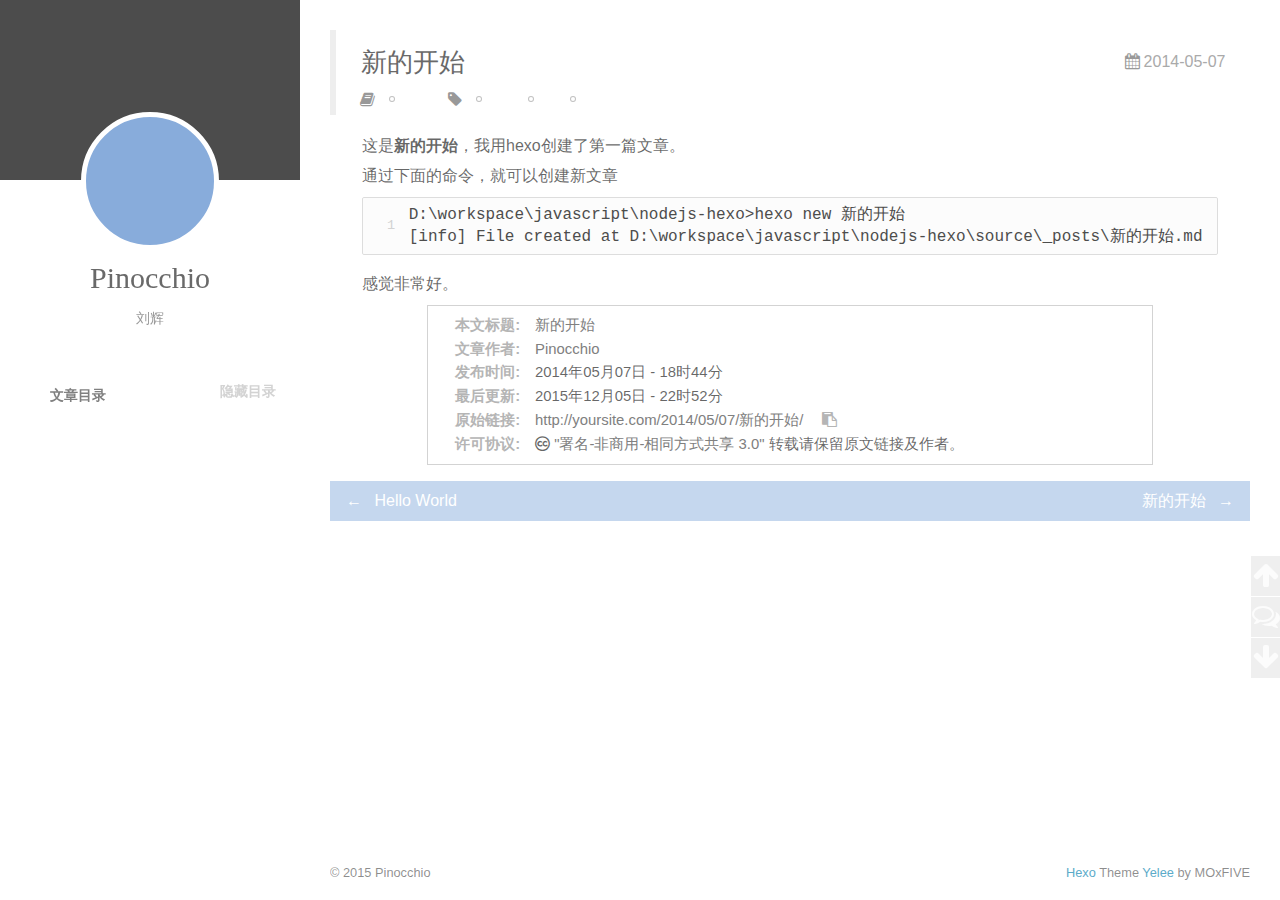
<file: 2014/05/07/新的开始/index.html>
<!DOCTYPE html>
<html>
<head>
  <meta charset="utf-8">
  
  <title>新的开始 | 匹诺曹的世界</title>
  <meta name="viewport" content="width=device-width, initial-scale=1, maximum-scale=1">
  <meta name="description" content="这是新的开始，我用hexo创建了第一篇文章。
通过下面的命令，就可以创建新文章1D:\workspace\javascript\nodejs-hexo&amp;#62;hexo new &amp;#26032;&amp;#30340;&amp;#24320;&amp;#22987;&amp;#10;[info] File created at D:\workspace\javascript\nodejs-hexo\source\_posts\&amp;">
<meta property="og:type" content="article">
<meta property="og:title" content="新的开始">
<meta property="og:url" content="http://yoursite.com/2014/05/07/新的开始/index.html">
<meta property="og:site_name" content="匹诺曹的世界">
<meta property="og:description" content="这是新的开始，我用hexo创建了第一篇文章。
通过下面的命令，就可以创建新文章1D:\workspace\javascript\nodejs-hexo&amp;#62;hexo new &amp;#26032;&amp;#30340;&amp;#24320;&amp;#22987;&amp;#10;[info] File created at D:\workspace\javascript\nodejs-hexo\source\_posts\&amp;">
<meta property="og:updated_time" content="2015-12-05T14:52:32.068Z">
<meta name="twitter:card" content="summary">
<meta name="twitter:title" content="新的开始">
<meta name="twitter:description" content="这是新的开始，我用hexo创建了第一篇文章。
通过下面的命令，就可以创建新文章1D:\workspace\javascript\nodejs-hexo&amp;#62;hexo new &amp;#26032;&amp;#30340;&amp;#24320;&amp;#22987;&amp;#10;[info] File created at D:\workspace\javascript\nodejs-hexo\source\_posts\&amp;">
  
    <link rel="alternative" href="/atom.xml" title="匹诺曹的世界" type="application/atom+xml">
  
  
    <link rel="icon" href="/img/favicon.ico">
  
  <link rel="stylesheet" href="/css/style.css" type="text/css">
  <link rel="stylesheet" href="/font-awesome/css/font-awesome.min.css">
  <link rel="apple-touch-icon" href="/apple-touch-icon.png">
</head>
<body>
  <div id="container">
    <div class="left-col">
    <div class="overlay"></div>
<div class="intrude-less">
	<header id="header" class="inner">
		<a href="/" class="profilepic">
			
			<img lazy-src="/img/author.png" class="js-avatar">
			
		</a>

		<hgroup>
		  <h1 class="header-author"><a href="/">Pinocchio</a></h1>
		</hgroup>

		
		<p class="header-subtitle">刘辉</p>
		
				


		
			<div id="switch-btn" class="switch-btn">
				<div class="icon">
					<div class="icon-ctn">
						<div class="icon-wrap icon-house" data-idx="0">
							<div class="birdhouse"></div>
							<div class="birdhouse_holes"></div>
						</div>
						<div class="icon-wrap icon-ribbon hide" data-idx="1">
							<div class="ribbon"></div>
						</div>
						
						<div class="icon-wrap icon-link hide" data-idx="2">
							<div class="loopback_l"></div>
							<div class="loopback_r"></div>
						</div>
						
						
						<div class="icon-wrap icon-me hide" data-idx="3">
							<div class="user"></div>
							<div class="shoulder"></div>
						</div>
						
					</div>
					
				</div>
				<div class="tips-box hide">
					<div class="tips-arrow"></div>
					<ul class="tips-inner">
						<li>菜单</li>
						<li>标签</li>
						
						<li>友情链接</li>
						
						
						<li>关于我</li>
						
					</ul>
				</div>
			</div>
		

		<div id="switch-area" class="switch-area">
			<div class="switch-wrap">
				<section class="switch-part switch-part1">
					<nav class="header-menu">
						<ul>
						
							<li><a href="/">主页</a></li>
				        
							<li><a href="/archives/">所有文章</a></li>
				        
							<li><a href="/tags/">标签云</a></li>
				        
							<li><a href="/about/">关于我</a></li>
				        
						</ul>
					</nav>
					<nav class="header-nav">
						<ul class="social">
							
								<li id="Email"><a class="Email" target="_blank" href="/liu594545591@126.com" title="Email"></a></li>
					        
								<li id="GitHub"><a class="GitHub" target="_blank" href="https://github.com/miniPinocchio/" title="GitHub"></a></li>
					        
								<li id="知乎"><a class="知乎" target="_blank" href="http://www.zhihu.com/people/pinocchio-87-51" title="知乎"></a></li>
					        
						</ul>
					</nav>
				</section>
				
				
				<section class="switch-part switch-part2">
					<div class="widget tagcloud" id="js-tagcloud">
						<a href="/tags/MarkDown/" style="font-size: 10px;">MarkDown</a> <a href="/tags/开始/" style="font-size: 10px;">开始</a> <a href="/tags/我/" style="font-size: 10px;">我</a> <a href="/tags/日记/" style="font-size: 10px;">日记</a>
					</div>
				</section>
				
				
				
				<section class="switch-part switch-part3">
					<div id="js-friends">
					
			          <a target="_blank" class="main-nav-link switch-friends-link" href="http://anany.me/   <br/>">Android老司机</a>
			        
			          <a target="_blank" class="main-nav-link switch-friends-link" href="http://blog.csdn.net/coder_pig?viewmode=contents  <br/>">小猪Android教程</a>
			        
			          <a target="_blank" class="main-nav-link switch-friends-link" href="http://berial.ml/">专注Android新技术Berial</a>
			        
			        </div>
				</section>
				

				
				
				<section class="switch-part switch-part4">
				
					<div id="js-aboutme">一入编程深似海 从此节操是路人</div>
				</section>
				
			</div>
		</div>
	</header>				
</div>
    </div>
    <div class="mid-col">
      <nav id="mobile-nav">
  	<div class="overlay">
  		<div class="slider-trigger"></div>
  		<h1 class="header-author js-mobile-header hide"><a href="/" title="回到主页">Pinocchio</a></h1>
  	</div>
	<div class="intrude-less">
		<header id="header" class="inner">
			<a href="/" class="profilepic">
				<img lazy-src="/img/author.png" class="js-avatar">
			</a>
			<hgroup>
			  <h1 class="header-author"><a href="/" title="回到主页">Pinocchio</a></h1>
			</hgroup>
			
			<p class="header-subtitle">刘辉</p>
			
			<nav class="header-menu">
				<ul>
				
					<li><a href="/">主页</a></li>
		        
					<li><a href="/archives/">所有文章</a></li>
		        
					<li><a href="/tags/">标签云</a></li>
		        
					<li><a href="/about/">关于我</a></li>
		        
		        <div class="clearfix"></div>
				</ul>
			</nav>
			<nav class="header-nav">
						<ul class="social">
							
								<li id="Email"><a class="Email" target="_blank" href="/liu594545591@126.com" title="Email"></a></li>
					        
								<li id="GitHub"><a class="GitHub" target="_blank" href="https://github.com/miniPinocchio/" title="GitHub"></a></li>
					        
								<li id="知乎"><a class="知乎" target="_blank" href="http://www.zhihu.com/people/pinocchio-87-51" title="知乎"></a></li>
					        
						</ul>
			</nav>
		</header>				
	</div>
</nav>
      <div class="body-wrap"><article id="post-新的开始" class="article article-type-post" itemscope itemprop="blogPost">
  
    <div class="article-meta">
      <a href="/2014/05/07/新的开始/" class="article-date">
  	<time datetime="2014-05-07T10:44:12.000Z" itemprop="datePublished">2014-05-07</time>
</a>
    </div>
  
  <div class="article-inner">
    
      <input type="hidden" class="isFancy" />
    
    
      <header class="article-header">
        
  
    <h1 class="article-title" itemprop="name">
      新的开始
    </h1>
  

      </header>
      
      <div class="article-info article-info-post">
        
	<div class="article-category tagcloud">
	<a class="article-category-link" href="/categories/日志/">日志</a>
	</div>


        
	<div class="article-tag tagcloud">
		<ul class="article-tag-list"><li class="article-tag-list-item"><a class="article-tag-list-link" href="/tags/开始/">开始</a></li><li class="article-tag-list-item"><a class="article-tag-list-link" href="/tags/我/">我</a></li><li class="article-tag-list-item"><a class="article-tag-list-link" href="/tags/日记/">日记</a></li></ul>
	</div>

        <div class="clearfix"></div>
      </div>
      
    
    <div class="article-entry" itemprop="articleBody">
      
          
        <p>这是<strong>新的开始</strong>，我用hexo创建了第一篇文章。</p>
<p>通过下面的命令，就可以创建新文章<br><figure class="highlight"><table><tr><td class="gutter"><pre><span class="line">1</span><br></pre></td><td class="code"><pre><span class="line">D:\workspace\javascript\nodejs-hexo&#62;hexo new &#26032;&#30340;&#24320;&#22987;&#10;[info] File created at D:\workspace\javascript\nodejs-hexo\source\_posts\&#26032;&#30340;&#24320;&#22987;.md</span><br></pre></td></tr></table></figure></p>
<p>感觉非常好。</p>

      
    </div>
    
  </div>
  
    
<div class="copyright">
  <p><span>本文标题:</span><a href="/2014/05/07/新的开始/">新的开始</a></p>
  <p><span>文章作者:</span><a href="/" title="访问 Pinocchio 的个人博客">Pinocchio</a></p>
  <p><span>发布时间:</span>2014年05月07日 - 18时44分</p>
  <p><span>最后更新:</span>2015年12月05日 - 22时52分</p>
  <p>
    <span>原始链接:</span><a href="/2014/05/07/新的开始/" title="新的开始">http://yoursite.com/2014/05/07/新的开始/</a>
    <span class="btn" data-clipboard-text="原文: http://yoursite.com/2014/05/07/新的开始/　　作者: Pinocchio" title="点击复制文章链接">
        <i class="fa fa-clipboard"></i>
    </span>
  </p>
  <p><span>许可协议:</span><i class="fa fa-creative-commons"></i> <a rel="license" href="http://creativecommons.org/licenses/by-nc-sa/3.0/cn/" title="中国大陆 (CC BY-NC-SA 3.0 CN)">"署名-非商用-相同方式共享 3.0"</a> 转载请保留原文链接及作者。</p>
  <script src="/js/clipboard.min.js"></script>
  <script> var clipboard = new Clipboard('.btn'); </script>
</div>
<style type="text/css">
  .copyright p .btn {
    margin-left: 1em;
  }
  .copyright:hover p .btn::after {
    content: "复制"
  }
  .copyright p .btn:hover {
      color: gray;
      cursor: pointer;
    };
</style>



<nav id="article-nav">
  
    <div id="article-nav-newer" class="article-nav-title">
      <a href="/2015/12/05/hello-world/">
        Hello World
      </a>
    </div>
  
  
    <div id="article-nav-older" class="article-nav-title">
      <a href="/2014/05/07/我的/">
        新的开始
      </a>
    </div>
  
</nav>

  
</article>

<!-- 默认显示文章目录，在文章---前输入toc: false关闭目录 -->
<!-- Show TOC and tocButton in default, Hide TOC via putting "toc: false" before "---" at [post].md -->
<div id="toc" class="toc-article">
<strong class="toc-title">文章目录</strong>

</div>
<style type="text/css">
  .left-col .switch-btn {
    display: none;
  }
  .left-col .switch-area {
    display: none;
  }
</style>

<input type="button" id="tocButton" value="隐藏目录"  title="点击按钮隐藏或者显示文章目录">
<script type="text/javascript">
  var toc_button= document.getElementById("tocButton");
  var toc_div= document.getElementById("toc");
  /* Show or hide toc when click on tocButton.
  通过点击设置的按钮显示或者隐藏文章目录.*/
  toc_button.onclick=function(){
  if(toc_div.style.display=="none"){
  toc_div.style.display="block";
  toc_button.value="隐藏目录";
  document.getElementById("switch-btn").style.display="none";
  document.getElementById("switch-area").style.display="none";
  }
  else{
  toc_div.style.display="none";
  toc_button.value="显示目录";
  document.getElementById("switch-btn").style.display="block";
  document.getElementById("switch-area").style.display="block";
  }
  }
</script>


<div class="share">
	<div class="bdsharebuttonbox">
	<a href="#" class="bds_more" data-cmd="more"></a>
	<a href="#" class="bds_tsina" data-cmd="tsina" title="分享到新浪微博"></a>
	<a href="#" class="bds_sqq" data-cmd="sqq" title="分享给 QQ 好友"></a>
	<a href="#" class="bds_copy" data-cmd="copy" title="复制网址"></a>
	<a href="#" class="bds_mail" data-cmd="mail" title="通过邮件分享"></a>
	<a href="#" class="bds_weixin" data-cmd="weixin" title="生成文章二维码"></a>
	</div>
	<script>
	window._bd_share_config={
		"common":{"bdSnsKey":{},"bdText":"","bdMini":"2","bdMiniList":false,"bdPic":"","bdStyle":"0","bdSize":"24"},"share":{}};with(document)0[(getElementsByTagName('head')[0]||body).appendChild(createElement('script')).src='http://bdimg.share.baidu.com/static/api/js/share.js?v=89860593.js?cdnversion='+~(-new Date()/36e5)];
	</script>
</div>



  <div class="duoshuo" id="comments">
	<!-- 多说评论框 start -->
	<div class="ds-thread" data-thread-key="2014/05/07/新的开始/" data-title="新的开始" data-url="http://yoursite.com/2014/05/07/新的开始/"></div>
	<!-- 多说评论框 end -->
	<!-- 多说公共JS代码 start (一个网页只需插入一次) -->
	<script type="text/javascript">
	var duoshuoQuery = {short_name:"pinocchio"};
	(function() {
		var ds = document.createElement('script');
		ds.type = 'text/javascript';ds.async = true;
		ds.src = (document.location.protocol == 'https:' ? 'https:' : 'http:') + '//static.duoshuo.com/embed.js';
		ds.charset = 'UTF-8';
		(document.getElementsByTagName('head')[0] 
		 || document.getElementsByTagName('body')[0]).appendChild(ds);
	})();
	</script>
	<!-- 多说公共JS代码 end -->
</div>



 


    <style type="text/css">
    #scroll {
      display: none;
    }
    </style>
    <div class="scroll">
    <a href="#" title="返回顶部"><i class="fa fa-arrow-up"></i></a>
    <a href="#comments" title="查看评论"><i class="fa fa-comments-o"></i></a>
    <a href="#footer" title="转到底部"><i class="fa fa-arrow-down"></i></a>
    </div>


  
  
    
    <div  class="post-nav-button">
    <a href="/2015/12/05/hello-world/" title="上一篇: Hello World">
    <i class="fa fa-angle-left"></i>
    </a>
    <a href="/2014/05/07/我的/" title="下一篇: 新的开始">
    <i class="fa fa-angle-right"></i>
    </a>
    </div>
  



    
        <link rel="stylesheet" href="/fancybox/jquery.fancybox.css" type="text/css">
        <script>
        var yiliaConfig = {
        fancybox: true,
        mathjax: true,
        animate: true,
        isHome: false,
        isPost: true,
        isArchive: false,
        isTag: false,
        isCategory: false,
        open_in_new: false
        }
        </script>
     
</div>
      <footer id="footer">
  <div class="outer">
    <div id="footer-info">
      <div class="footer-left">
        &copy; 2015 Pinocchio
      </div>
        <div class="footer-right">
          <a href="http://hexo.io/" target="_blank" title="快速、简洁且高效的静态博客框架">Hexo</a>  Theme <a href="https://github.com/MOxFIVE/hexo-theme-yelee" target="_blank" title="简而不减双栏 Hexo 博客主题">Yelee</a> by MOxFIVE
        </div>
    </div>
    <div class="visit">
      <span id="busuanzi_container_site_pv" style='display:none'>
        <span id="site-visit" >本站到访数: 
        <span id="busuanzi_value_site_uv"></span>
        </span>
      </span>
      <span id="busuanzi_container_page_pv" style='display:none'>
        <span id="page-visit">, 本页阅读量: 
        <span id="busuanzi_value_page_pv"></span>
        </span>
      </span>
    </div>
  </div>
</footer>
    </div>
    

<script src="http://7.url.cn/edu/jslib/comb/require-2.1.6,jquery-1.9.1.min.js" type="text/javascript"></script>
<script src="/js/main.js" type="text/javascript"></script>

<script>
  var backgroundnum = 1;
  var backgroundimg = "url(/background/bg-x.jpg)".replace(/x/gi, Math.ceil(Math.random() * backgroundnum));

  $("body").css({"background": backgroundimg, "background-attachment": "fixed", "background-size": "cover"});
</script>




<script type="text/x-mathjax-config">
MathJax.Hub.Config({
    tex2jax: {
        inlineMath: [ ['$','$'], ["\\(","\\)"]  ],
        processEscapes: true,
        skipTags: ['script', 'noscript', 'style', 'textarea', 'pre', 'code']
    }
});

MathJax.Hub.Queue(function() {
    var all = MathJax.Hub.getAllJax(), i;
    for(i=0; i < all.length; i += 1) {
        all[i].SourceElement().parentNode.className += ' has-jax';                 
    }       
});
</script>

<script type="text/javascript" src="http://cdn.mathjax.org/mathjax/latest/MathJax.js?config=TeX-AMS-MML_HTMLorMML">
</script>


<div class="scroll" id="scroll">
<a href="#" title="返回顶部"><i class="fa fa-arrow-up"></i></a>
<a href="#footer" title="转到底部"><i class="fa fa-arrow-down"></i></a>
</div>

<script async src="https://dn-lbstatics.qbox.me/busuanzi/2.3/busuanzi.pure.mini.js">
</script>
  </div>
</body>
</html>
</file>
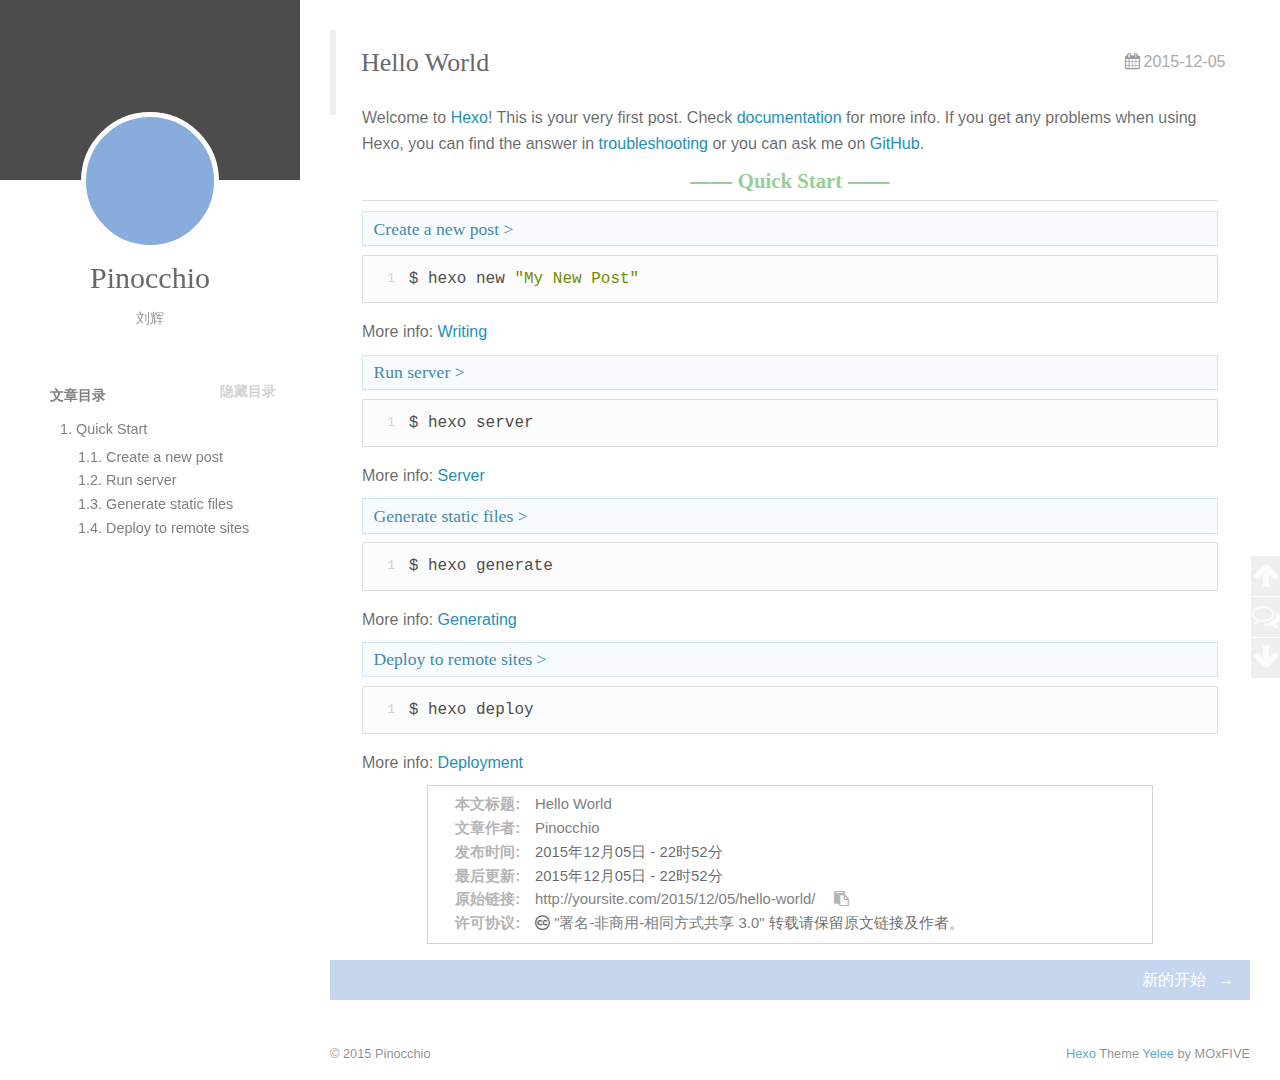
<file: 2015/12/05/hello-world/index.html>
<!DOCTYPE html>
<html>
<head>
  <meta charset="utf-8">
  
  <title>Hello World | 匹诺曹的世界</title>
  <meta name="viewport" content="width=device-width, initial-scale=1, maximum-scale=1">
  <meta name="description" content="Welcome to Hexo! This is your very first post. Check documentation for more info. If you get any problems when using Hexo, you can find the answer in troubleshooting or you can ask me on GitHub.
Quick">
<meta property="og:type" content="article">
<meta property="og:title" content="Hello World">
<meta property="og:url" content="http://yoursite.com/2015/12/05/hello-world/index.html">
<meta property="og:site_name" content="匹诺曹的世界">
<meta property="og:description" content="Welcome to Hexo! This is your very first post. Check documentation for more info. If you get any problems when using Hexo, you can find the answer in troubleshooting or you can ask me on GitHub.
Quick">
<meta property="og:updated_time" content="2015-12-05T14:52:23.899Z">
<meta name="twitter:card" content="summary">
<meta name="twitter:title" content="Hello World">
<meta name="twitter:description" content="Welcome to Hexo! This is your very first post. Check documentation for more info. If you get any problems when using Hexo, you can find the answer in troubleshooting or you can ask me on GitHub.
Quick">
  
    <link rel="alternative" href="/atom.xml" title="匹诺曹的世界" type="application/atom+xml">
  
  
    <link rel="icon" href="/img/favicon.ico">
  
  <link rel="stylesheet" href="/css/style.css" type="text/css">
  <link rel="stylesheet" href="/font-awesome/css/font-awesome.min.css">
  <link rel="apple-touch-icon" href="/apple-touch-icon.png">
</head>
<body>
  <div id="container">
    <div class="left-col">
    <div class="overlay"></div>
<div class="intrude-less">
	<header id="header" class="inner">
		<a href="/" class="profilepic">
			
			<img lazy-src="/img/author.png" class="js-avatar">
			
		</a>

		<hgroup>
		  <h1 class="header-author"><a href="/">Pinocchio</a></h1>
		</hgroup>

		
		<p class="header-subtitle">刘辉</p>
		
				


		
			<div id="switch-btn" class="switch-btn">
				<div class="icon">
					<div class="icon-ctn">
						<div class="icon-wrap icon-house" data-idx="0">
							<div class="birdhouse"></div>
							<div class="birdhouse_holes"></div>
						</div>
						<div class="icon-wrap icon-ribbon hide" data-idx="1">
							<div class="ribbon"></div>
						</div>
						
						<div class="icon-wrap icon-link hide" data-idx="2">
							<div class="loopback_l"></div>
							<div class="loopback_r"></div>
						</div>
						
						
						<div class="icon-wrap icon-me hide" data-idx="3">
							<div class="user"></div>
							<div class="shoulder"></div>
						</div>
						
					</div>
					
				</div>
				<div class="tips-box hide">
					<div class="tips-arrow"></div>
					<ul class="tips-inner">
						<li>菜单</li>
						<li>标签</li>
						
						<li>友情链接</li>
						
						
						<li>关于我</li>
						
					</ul>
				</div>
			</div>
		

		<div id="switch-area" class="switch-area">
			<div class="switch-wrap">
				<section class="switch-part switch-part1">
					<nav class="header-menu">
						<ul>
						
							<li><a href="/">主页</a></li>
				        
							<li><a href="/archives/">所有文章</a></li>
				        
							<li><a href="/tags/">标签云</a></li>
				        
							<li><a href="/about/">关于我</a></li>
				        
						</ul>
					</nav>
					<nav class="header-nav">
						<ul class="social">
							
								<li id="Email"><a class="Email" target="_blank" href="/liu594545591@126.com" title="Email"></a></li>
					        
								<li id="GitHub"><a class="GitHub" target="_blank" href="https://github.com/miniPinocchio/" title="GitHub"></a></li>
					        
								<li id="知乎"><a class="知乎" target="_blank" href="http://www.zhihu.com/people/pinocchio-87-51" title="知乎"></a></li>
					        
						</ul>
					</nav>
				</section>
				
				
				<section class="switch-part switch-part2">
					<div class="widget tagcloud" id="js-tagcloud">
						<a href="/tags/MarkDown/" style="font-size: 10px;">MarkDown</a> <a href="/tags/开始/" style="font-size: 10px;">开始</a> <a href="/tags/我/" style="font-size: 10px;">我</a> <a href="/tags/日记/" style="font-size: 10px;">日记</a>
					</div>
				</section>
				
				
				
				<section class="switch-part switch-part3">
					<div id="js-friends">
					
			          <a target="_blank" class="main-nav-link switch-friends-link" href="http://anany.me/   <br/>">Android老司机</a>
			        
			          <a target="_blank" class="main-nav-link switch-friends-link" href="http://blog.csdn.net/coder_pig?viewmode=contents  <br/>">小猪Android教程</a>
			        
			          <a target="_blank" class="main-nav-link switch-friends-link" href="http://berial.ml/">专注Android新技术Berial</a>
			        
			        </div>
				</section>
				

				
				
				<section class="switch-part switch-part4">
				
					<div id="js-aboutme">一入编程深似海 从此节操是路人</div>
				</section>
				
			</div>
		</div>
	</header>				
</div>
    </div>
    <div class="mid-col">
      <nav id="mobile-nav">
  	<div class="overlay">
  		<div class="slider-trigger"></div>
  		<h1 class="header-author js-mobile-header hide"><a href="/" title="回到主页">Pinocchio</a></h1>
  	</div>
	<div class="intrude-less">
		<header id="header" class="inner">
			<a href="/" class="profilepic">
				<img lazy-src="/img/author.png" class="js-avatar">
			</a>
			<hgroup>
			  <h1 class="header-author"><a href="/" title="回到主页">Pinocchio</a></h1>
			</hgroup>
			
			<p class="header-subtitle">刘辉</p>
			
			<nav class="header-menu">
				<ul>
				
					<li><a href="/">主页</a></li>
		        
					<li><a href="/archives/">所有文章</a></li>
		        
					<li><a href="/tags/">标签云</a></li>
		        
					<li><a href="/about/">关于我</a></li>
		        
		        <div class="clearfix"></div>
				</ul>
			</nav>
			<nav class="header-nav">
						<ul class="social">
							
								<li id="Email"><a class="Email" target="_blank" href="/liu594545591@126.com" title="Email"></a></li>
					        
								<li id="GitHub"><a class="GitHub" target="_blank" href="https://github.com/miniPinocchio/" title="GitHub"></a></li>
					        
								<li id="知乎"><a class="知乎" target="_blank" href="http://www.zhihu.com/people/pinocchio-87-51" title="知乎"></a></li>
					        
						</ul>
			</nav>
		</header>				
	</div>
</nav>
      <div class="body-wrap"><article id="post-hello-world" class="article article-type-post" itemscope itemprop="blogPost">
  
    <div class="article-meta">
      <a href="/2015/12/05/hello-world/" class="article-date">
  	<time datetime="2015-12-05T14:52:23.899Z" itemprop="datePublished">2015-12-05</time>
</a>
    </div>
  
  <div class="article-inner">
    
      <input type="hidden" class="isFancy" />
    
    
      <header class="article-header">
        
  
    <h1 class="article-title" itemprop="name">
      Hello World
    </h1>
  

      </header>
      
      <div class="article-info article-info-post">
        

        
        <div class="clearfix"></div>
      </div>
      
    
    <div class="article-entry" itemprop="articleBody">
      
          
        <p>Welcome to <a href="http://hexo.io/" target="_blank" rel="external">Hexo</a>! This is your very first post. Check <a href="http://hexo.io/docs/" target="_blank" rel="external">documentation</a> for more info. If you get any problems when using Hexo, you can find the answer in <a href="http://hexo.io/docs/troubleshooting.html" target="_blank" rel="external">troubleshooting</a> or you can ask me on <a href="https://github.com/hexojs/hexo/issues" target="_blank" rel="external">GitHub</a>.</p>
<h2 id="Quick_Start">Quick Start</h2><h3 id="Create_a_new_post">Create a new post</h3><figure class="highlight bash"><table><tr><td class="gutter"><pre><span class="line">1</span><br></pre></td><td class="code"><pre><span class="line">$ hexo new <span class="string">"My New Post"</span></span><br></pre></td></tr></table></figure>
<p>More info: <a href="http://hexo.io/docs/writing.html" target="_blank" rel="external">Writing</a></p>
<h3 id="Run_server">Run server</h3><figure class="highlight bash"><table><tr><td class="gutter"><pre><span class="line">1</span><br></pre></td><td class="code"><pre><span class="line">$ hexo server</span><br></pre></td></tr></table></figure>
<p>More info: <a href="http://hexo.io/docs/server.html" target="_blank" rel="external">Server</a></p>
<h3 id="Generate_static_files">Generate static files</h3><figure class="highlight bash"><table><tr><td class="gutter"><pre><span class="line">1</span><br></pre></td><td class="code"><pre><span class="line">$ hexo generate</span><br></pre></td></tr></table></figure>
<p>More info: <a href="http://hexo.io/docs/generating.html" target="_blank" rel="external">Generating</a></p>
<h3 id="Deploy_to_remote_sites">Deploy to remote sites</h3><figure class="highlight bash"><table><tr><td class="gutter"><pre><span class="line">1</span><br></pre></td><td class="code"><pre><span class="line">$ hexo deploy</span><br></pre></td></tr></table></figure>
<p>More info: <a href="http://hexo.io/docs/deployment.html" target="_blank" rel="external">Deployment</a></p>

      
    </div>
    
  </div>
  
    
<div class="copyright">
  <p><span>本文标题:</span><a href="/2015/12/05/hello-world/">Hello World</a></p>
  <p><span>文章作者:</span><a href="/" title="访问 Pinocchio 的个人博客">Pinocchio</a></p>
  <p><span>发布时间:</span>2015年12月05日 - 22时52分</p>
  <p><span>最后更新:</span>2015年12月05日 - 22时52分</p>
  <p>
    <span>原始链接:</span><a href="/2015/12/05/hello-world/" title="Hello World">http://yoursite.com/2015/12/05/hello-world/</a>
    <span class="btn" data-clipboard-text="原文: http://yoursite.com/2015/12/05/hello-world/　　作者: Pinocchio" title="点击复制文章链接">
        <i class="fa fa-clipboard"></i>
    </span>
  </p>
  <p><span>许可协议:</span><i class="fa fa-creative-commons"></i> <a rel="license" href="http://creativecommons.org/licenses/by-nc-sa/3.0/cn/" title="中国大陆 (CC BY-NC-SA 3.0 CN)">"署名-非商用-相同方式共享 3.0"</a> 转载请保留原文链接及作者。</p>
  <script src="/js/clipboard.min.js"></script>
  <script> var clipboard = new Clipboard('.btn'); </script>
</div>
<style type="text/css">
  .copyright p .btn {
    margin-left: 1em;
  }
  .copyright:hover p .btn::after {
    content: "复制"
  }
  .copyright p .btn:hover {
      color: gray;
      cursor: pointer;
    };
</style>



<nav id="article-nav">
  
  
    <div id="article-nav-older" class="article-nav-title">
      <a href="/2014/05/07/新的开始/">
        新的开始
      </a>
    </div>
  
</nav>

  
</article>

<!-- 默认显示文章目录，在文章---前输入toc: false关闭目录 -->
<!-- Show TOC and tocButton in default, Hide TOC via putting "toc: false" before "---" at [post].md -->
<div id="toc" class="toc-article">
<strong class="toc-title">文章目录</strong>
<ol class="toc"><li class="toc-item toc-level-2"><a class="toc-link" href="#Quick_Start"><span class="toc-number">1.</span> <span class="toc-text">Quick Start</span></a><ol class="toc-child"><li class="toc-item toc-level-3"><a class="toc-link" href="#Create_a_new_post"><span class="toc-number">1.1.</span> <span class="toc-text">Create a new post</span></a></li><li class="toc-item toc-level-3"><a class="toc-link" href="#Run_server"><span class="toc-number">1.2.</span> <span class="toc-text">Run server</span></a></li><li class="toc-item toc-level-3"><a class="toc-link" href="#Generate_static_files"><span class="toc-number">1.3.</span> <span class="toc-text">Generate static files</span></a></li><li class="toc-item toc-level-3"><a class="toc-link" href="#Deploy_to_remote_sites"><span class="toc-number">1.4.</span> <span class="toc-text">Deploy to remote sites</span></a></li></ol></li></ol>
</div>
<style type="text/css">
  .left-col .switch-btn {
    display: none;
  }
  .left-col .switch-area {
    display: none;
  }
</style>

<input type="button" id="tocButton" value="隐藏目录"  title="点击按钮隐藏或者显示文章目录">
<script type="text/javascript">
  var toc_button= document.getElementById("tocButton");
  var toc_div= document.getElementById("toc");
  /* Show or hide toc when click on tocButton.
  通过点击设置的按钮显示或者隐藏文章目录.*/
  toc_button.onclick=function(){
  if(toc_div.style.display=="none"){
  toc_div.style.display="block";
  toc_button.value="隐藏目录";
  document.getElementById("switch-btn").style.display="none";
  document.getElementById("switch-area").style.display="none";
  }
  else{
  toc_div.style.display="none";
  toc_button.value="显示目录";
  document.getElementById("switch-btn").style.display="block";
  document.getElementById("switch-area").style.display="block";
  }
  }
</script>


<div class="share">
	<div class="bdsharebuttonbox">
	<a href="#" class="bds_more" data-cmd="more"></a>
	<a href="#" class="bds_tsina" data-cmd="tsina" title="分享到新浪微博"></a>
	<a href="#" class="bds_sqq" data-cmd="sqq" title="分享给 QQ 好友"></a>
	<a href="#" class="bds_copy" data-cmd="copy" title="复制网址"></a>
	<a href="#" class="bds_mail" data-cmd="mail" title="通过邮件分享"></a>
	<a href="#" class="bds_weixin" data-cmd="weixin" title="生成文章二维码"></a>
	</div>
	<script>
	window._bd_share_config={
		"common":{"bdSnsKey":{},"bdText":"","bdMini":"2","bdMiniList":false,"bdPic":"","bdStyle":"0","bdSize":"24"},"share":{}};with(document)0[(getElementsByTagName('head')[0]||body).appendChild(createElement('script')).src='http://bdimg.share.baidu.com/static/api/js/share.js?v=89860593.js?cdnversion='+~(-new Date()/36e5)];
	</script>
</div>



  <div class="duoshuo" id="comments">
	<!-- 多说评论框 start -->
	<div class="ds-thread" data-thread-key="2015/12/05/hello-world/" data-title="Hello World" data-url="http://yoursite.com/2015/12/05/hello-world/"></div>
	<!-- 多说评论框 end -->
	<!-- 多说公共JS代码 start (一个网页只需插入一次) -->
	<script type="text/javascript">
	var duoshuoQuery = {short_name:"pinocchio"};
	(function() {
		var ds = document.createElement('script');
		ds.type = 'text/javascript';ds.async = true;
		ds.src = (document.location.protocol == 'https:' ? 'https:' : 'http:') + '//static.duoshuo.com/embed.js';
		ds.charset = 'UTF-8';
		(document.getElementsByTagName('head')[0] 
		 || document.getElementsByTagName('body')[0]).appendChild(ds);
	})();
	</script>
	<!-- 多说公共JS代码 end -->
</div>



 


    <style type="text/css">
    #scroll {
      display: none;
    }
    </style>
    <div class="scroll">
    <a href="#" title="返回顶部"><i class="fa fa-arrow-up"></i></a>
    <a href="#comments" title="查看评论"><i class="fa fa-comments-o"></i></a>
    <a href="#footer" title="转到底部"><i class="fa fa-arrow-down"></i></a>
    </div>


  
  
    <div  class="post-nav-button">
    <a href="/" title="回到主页"><i class="fa fa-home"></i></a>
    <a href="/2014/05/07/新的开始/" title="下一篇: 新的开始">
    <i class="fa fa-angle-right"></i>
    </a>
    </div>
  
    



    
        <link rel="stylesheet" href="/fancybox/jquery.fancybox.css" type="text/css">
        <script>
        var yiliaConfig = {
        fancybox: true,
        mathjax: true,
        animate: true,
        isHome: false,
        isPost: true,
        isArchive: false,
        isTag: false,
        isCategory: false,
        open_in_new: false
        }
        </script>
     
</div>
      <footer id="footer">
  <div class="outer">
    <div id="footer-info">
      <div class="footer-left">
        &copy; 2015 Pinocchio
      </div>
        <div class="footer-right">
          <a href="http://hexo.io/" target="_blank" title="快速、简洁且高效的静态博客框架">Hexo</a>  Theme <a href="https://github.com/MOxFIVE/hexo-theme-yelee" target="_blank" title="简而不减双栏 Hexo 博客主题">Yelee</a> by MOxFIVE
        </div>
    </div>
    <div class="visit">
      <span id="busuanzi_container_site_pv" style='display:none'>
        <span id="site-visit" >本站到访数: 
        <span id="busuanzi_value_site_uv"></span>
        </span>
      </span>
      <span id="busuanzi_container_page_pv" style='display:none'>
        <span id="page-visit">, 本页阅读量: 
        <span id="busuanzi_value_page_pv"></span>
        </span>
      </span>
    </div>
  </div>
</footer>
    </div>
    

<script src="http://7.url.cn/edu/jslib/comb/require-2.1.6,jquery-1.9.1.min.js" type="text/javascript"></script>
<script src="/js/main.js" type="text/javascript"></script>

<script>
  var backgroundnum = 1;
  var backgroundimg = "url(/background/bg-x.jpg)".replace(/x/gi, Math.ceil(Math.random() * backgroundnum));

  $("body").css({"background": backgroundimg, "background-attachment": "fixed", "background-size": "cover"});
</script>




<script type="text/x-mathjax-config">
MathJax.Hub.Config({
    tex2jax: {
        inlineMath: [ ['$','$'], ["\\(","\\)"]  ],
        processEscapes: true,
        skipTags: ['script', 'noscript', 'style', 'textarea', 'pre', 'code']
    }
});

MathJax.Hub.Queue(function() {
    var all = MathJax.Hub.getAllJax(), i;
    for(i=0; i < all.length; i += 1) {
        all[i].SourceElement().parentNode.className += ' has-jax';                 
    }       
});
</script>

<script type="text/javascript" src="http://cdn.mathjax.org/mathjax/latest/MathJax.js?config=TeX-AMS-MML_HTMLorMML">
</script>


<div class="scroll" id="scroll">
<a href="#" title="返回顶部"><i class="fa fa-arrow-up"></i></a>
<a href="#footer" title="转到底部"><i class="fa fa-arrow-down"></i></a>
</div>

<script async src="https://dn-lbstatics.qbox.me/busuanzi/2.3/busuanzi.pure.mini.js">
</script>
  </div>
</body>
</html>
</file>
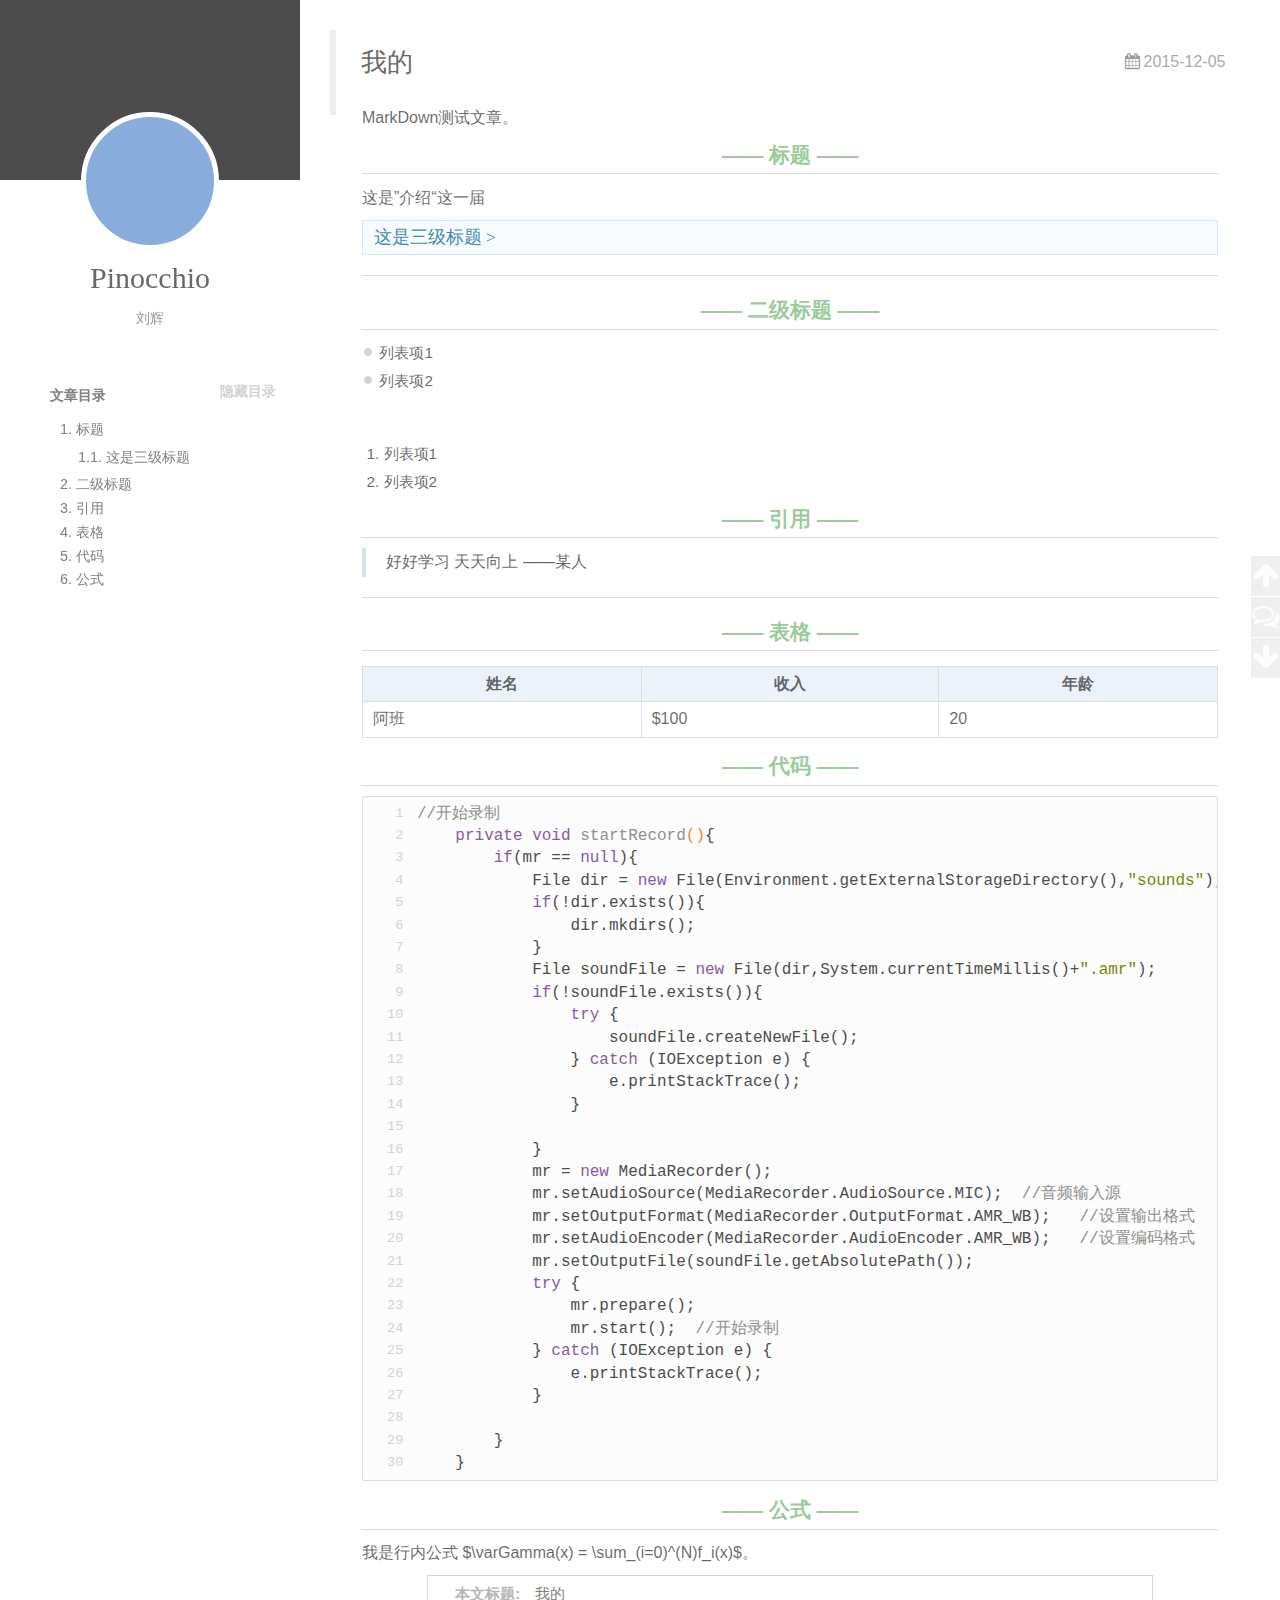
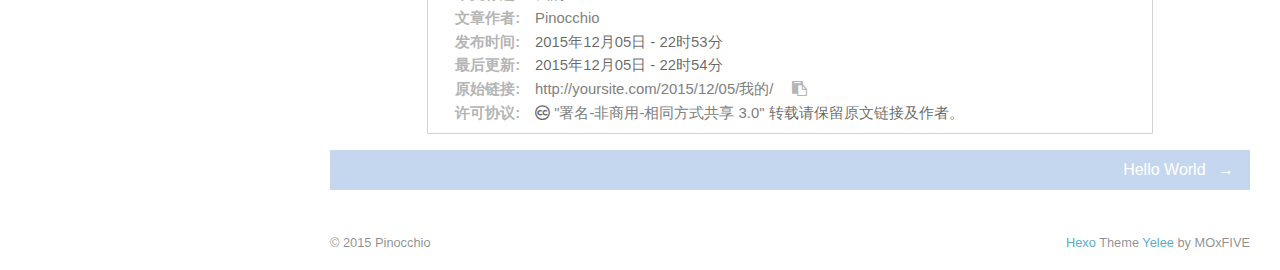
<file: 2015/12/05/我的/index.html>
<!DOCTYPE html>
<html>
<head>
  <meta charset="utf-8">
  
  <title>我的 | 匹诺曹的世界</title>
  <meta name="viewport" content="width=device-width, initial-scale=1, maximum-scale=1">
  <meta name="description" content="MarkDown测试文章。
标题这是”介绍“这一届
这是三级标题
二级标题
列表项1
列表项2



列表项1
列表项2

引用
好好学习 天天向上 ——某人


表格


姓名
收入
年龄




阿班
$100
20



代码123456789101112131415161718192021222324252627282930//开始录制    private void startRecor">
<meta property="og:type" content="article">
<meta property="og:title" content="我的">
<meta property="og:url" content="http://yoursite.com/2015/12/05/我的/index.html">
<meta property="og:site_name" content="匹诺曹的世界">
<meta property="og:description" content="MarkDown测试文章。
标题这是”介绍“这一届
这是三级标题
二级标题
列表项1
列表项2



列表项1
列表项2

引用
好好学习 天天向上 ——某人


表格


姓名
收入
年龄




阿班
$100
20



代码123456789101112131415161718192021222324252627282930//开始录制    private void startRecor">
<meta property="og:updated_time" content="2015-12-05T14:54:28.310Z">
<meta name="twitter:card" content="summary">
<meta name="twitter:title" content="我的">
<meta name="twitter:description" content="MarkDown测试文章。
标题这是”介绍“这一届
这是三级标题
二级标题
列表项1
列表项2



列表项1
列表项2

引用
好好学习 天天向上 ——某人


表格


姓名
收入
年龄




阿班
$100
20



代码123456789101112131415161718192021222324252627282930//开始录制    private void startRecor">
  
    <link rel="alternative" href="/atom.xml" title="匹诺曹的世界" type="application/atom+xml">
  
  
    <link rel="icon" href="/author.png">
  
  <link rel="stylesheet" href="/css/style.css" type="text/css">
  <link rel="stylesheet" href="/font-awesome/css/font-awesome.min.css">
  <link rel="apple-touch-icon" href="/apple-touch-icon.png">
</head>
<body>
  <div id="container">
    <div class="left-col">
    <div class="overlay"></div>
<div class="intrude-less">
	<header id="header" class="inner">
		<a href="/" class="profilepic">
			
			<img lazy-src="/img/author.png" class="js-avatar">
			
		</a>

		<hgroup>
		  <h1 class="header-author"><a href="/">Pinocchio</a></h1>
		</hgroup>

		
		<p class="header-subtitle">刘辉</p>
		
				


		
			<div id="switch-btn" class="switch-btn">
				<div class="icon">
					<div class="icon-ctn">
						<div class="icon-wrap icon-house" data-idx="0">
							<div class="birdhouse"></div>
							<div class="birdhouse_holes"></div>
						</div>
						<div class="icon-wrap icon-ribbon hide" data-idx="1">
							<div class="ribbon"></div>
						</div>
						
						<div class="icon-wrap icon-link hide" data-idx="2">
							<div class="loopback_l"></div>
							<div class="loopback_r"></div>
						</div>
						
						
						<div class="icon-wrap icon-me hide" data-idx="3">
							<div class="user"></div>
							<div class="shoulder"></div>
						</div>
						
					</div>
					
				</div>
				<div class="tips-box hide">
					<div class="tips-arrow"></div>
					<ul class="tips-inner">
						<li>菜单</li>
						<li>标签</li>
						
						<li>友情链接</li>
						
						
						<li>关于我</li>
						
					</ul>
				</div>
			</div>
		

		<div id="switch-area" class="switch-area">
			<div class="switch-wrap">
				<section class="switch-part switch-part1">
					<nav class="header-menu">
						<ul>
						
							<li><a href="/">主页</a></li>
				        
							<li><a href="/archives/">所有文章</a></li>
				        
							<li><a href="/tags/">标签云</a></li>
				        
							<li><a href="/about/">关于我</a></li>
				        
						</ul>
					</nav>
					<nav class="header-nav">
						<ul class="social">
							
								<li id="Email"><a class="Email" target="_blank" href="/liu594545591@126.com" title="Email"></a></li>
					        
								<li id="GitHub"><a class="GitHub" target="_blank" href="https://github.com/miniPinocchio/" title="GitHub"></a></li>
					        
								<li id="知乎"><a class="知乎" target="_blank" href="http://www.zhihu.com/people/pinocchio-87-51" title="知乎"></a></li>
					        
						</ul>
					</nav>
				</section>
				
				
				<section class="switch-part switch-part2">
					<div class="widget tagcloud" id="js-tagcloud">
						<a href="/tags/开始/" style="font-size: 10px;">开始</a> <a href="/tags/我/" style="font-size: 10px;">我</a> <a href="/tags/日记/" style="font-size: 10px;">日记</a>
					</div>
				</section>
				
				
				
				<section class="switch-part switch-part3">
					<div id="js-friends">
					
			          <a target="_blank" class="main-nav-link switch-friends-link" href="http://anany.me/   <br/>">Android老司机</a>
			        
			          <a target="_blank" class="main-nav-link switch-friends-link" href="http://blog.csdn.net/coder_pig?viewmode=contents  <br/>">小猪Android教程</a>
			        
			          <a target="_blank" class="main-nav-link switch-friends-link" href="http://berial.ml/">专注Android新技术Berial</a>
			        
			        </div>
				</section>
				

				
				
				<section class="switch-part switch-part4">
				
					<div id="js-aboutme">一如变成深似海 从此节操是路人</div>
				</section>
				
			</div>
		</div>
	</header>				
</div>
    </div>
    <div class="mid-col">
      <nav id="mobile-nav">
  	<div class="overlay">
  		<div class="slider-trigger"></div>
  		<h1 class="header-author js-mobile-header hide"><a href="/" title="回到主页">Pinocchio</a></h1>
  	</div>
	<div class="intrude-less">
		<header id="header" class="inner">
			<a href="/" class="profilepic">
				<img lazy-src="/img/author.png" class="js-avatar">
			</a>
			<hgroup>
			  <h1 class="header-author"><a href="/" title="回到主页">Pinocchio</a></h1>
			</hgroup>
			
			<p class="header-subtitle">刘辉</p>
			
			<nav class="header-menu">
				<ul>
				
					<li><a href="/">主页</a></li>
		        
					<li><a href="/archives/">所有文章</a></li>
		        
					<li><a href="/tags/">标签云</a></li>
		        
					<li><a href="/about/">关于我</a></li>
		        
		        <div class="clearfix"></div>
				</ul>
			</nav>
			<nav class="header-nav">
						<ul class="social">
							
								<li id="Email"><a class="Email" target="_blank" href="/liu594545591@126.com" title="Email"></a></li>
					        
								<li id="GitHub"><a class="GitHub" target="_blank" href="https://github.com/miniPinocchio/" title="GitHub"></a></li>
					        
								<li id="知乎"><a class="知乎" target="_blank" href="http://www.zhihu.com/people/pinocchio-87-51" title="知乎"></a></li>
					        
						</ul>
			</nav>
		</header>				
	</div>
</nav>
      <div class="body-wrap"><article id="post-我的" class="article article-type-post" itemscope itemprop="blogPost">
  
    <div class="article-meta">
      <a href="/2015/12/05/我的/" class="article-date">
  	<time datetime="2015-12-05T14:53:48.000Z" itemprop="datePublished">2015-12-05</time>
</a>
    </div>
  
  <div class="article-inner">
    
      <input type="hidden" class="isFancy" />
    
    
      <header class="article-header">
        
  
    <h1 class="article-title" itemprop="name">
      我的
    </h1>
  

      </header>
      
      <div class="article-info article-info-post">
        

        
        <div class="clearfix"></div>
      </div>
      
    
    <div class="article-entry" itemprop="articleBody">
      
          
        <p>MarkDown测试文章。</p>
<h2 id="标题">标题</h2><p>这是”介绍“这一届</p>
<h3 id="这是三级标题">这是三级标题</h3><hr>
<h2 id="二级标题">二级标题</h2><ul>
<li>列表项1</li>
<li>列表项2</li>
</ul>
<p><br></p>
<ol>
<li>列表项1</li>
<li>列表项2</li>
</ol>
<h2 id="引用">引用</h2><blockquote>
<p>好好学习 天天向上 ——某人</p>
</blockquote>
<hr>
<h2 id="表格">表格</h2><table>
<thead>
<tr>
<th>姓名</th>
<th>收入</th>
<th>年龄</th>
</tr>
</thead>
<tbody>
<tr>
<td>阿班</td>
<td>$100</td>
<td>20</td>
</tr>
</tbody>
</table>
<h2 id="代码">代码</h2><figure class="highlight java"><table><tr><td class="gutter"><pre><span class="line">1</span><br><span class="line">2</span><br><span class="line">3</span><br><span class="line">4</span><br><span class="line">5</span><br><span class="line">6</span><br><span class="line">7</span><br><span class="line">8</span><br><span class="line">9</span><br><span class="line">10</span><br><span class="line">11</span><br><span class="line">12</span><br><span class="line">13</span><br><span class="line">14</span><br><span class="line">15</span><br><span class="line">16</span><br><span class="line">17</span><br><span class="line">18</span><br><span class="line">19</span><br><span class="line">20</span><br><span class="line">21</span><br><span class="line">22</span><br><span class="line">23</span><br><span class="line">24</span><br><span class="line">25</span><br><span class="line">26</span><br><span class="line">27</span><br><span class="line">28</span><br><span class="line">29</span><br><span class="line">30</span><br></pre></td><td class="code"><pre><span class="line"><span class="comment">//开始录制</span></span><br><span class="line">    <span class="function"><span class="keyword">private</span> <span class="keyword">void</span> <span class="title">startRecord</span><span class="params">()</span></span>&#123;</span><br><span class="line">        <span class="keyword">if</span>(mr == <span class="keyword">null</span>)&#123;</span><br><span class="line">            File dir = <span class="keyword">new</span> File(Environment.getExternalStorageDirectory(),<span class="string">"sounds"</span>);</span><br><span class="line">            <span class="keyword">if</span>(!dir.exists())&#123;</span><br><span class="line">                dir.mkdirs();</span><br><span class="line">            &#125;</span><br><span class="line">            File soundFile = <span class="keyword">new</span> File(dir,System.currentTimeMillis()+<span class="string">".amr"</span>);</span><br><span class="line">            <span class="keyword">if</span>(!soundFile.exists())&#123;</span><br><span class="line">                <span class="keyword">try</span> &#123;</span><br><span class="line">                    soundFile.createNewFile();</span><br><span class="line">                &#125; <span class="keyword">catch</span> (IOException e) &#123;</span><br><span class="line">                    e.printStackTrace();</span><br><span class="line">                &#125;</span><br><span class="line"></span><br><span class="line">            &#125;</span><br><span class="line">            mr = <span class="keyword">new</span> MediaRecorder();</span><br><span class="line">            mr.setAudioSource(MediaRecorder.AudioSource.MIC);  <span class="comment">//音频输入源</span></span><br><span class="line">            mr.setOutputFormat(MediaRecorder.OutputFormat.AMR_WB);   <span class="comment">//设置输出格式</span></span><br><span class="line">            mr.setAudioEncoder(MediaRecorder.AudioEncoder.AMR_WB);   <span class="comment">//设置编码格式</span></span><br><span class="line">            mr.setOutputFile(soundFile.getAbsolutePath());</span><br><span class="line">            <span class="keyword">try</span> &#123;</span><br><span class="line">                mr.prepare();</span><br><span class="line">                mr.start();  <span class="comment">//开始录制</span></span><br><span class="line">            &#125; <span class="keyword">catch</span> (IOException e) &#123;</span><br><span class="line">                e.printStackTrace();</span><br><span class="line">            &#125;</span><br><span class="line"></span><br><span class="line">        &#125;</span><br><span class="line">    &#125;</span><br></pre></td></tr></table></figure>
<h2 id="公式">公式</h2><p>我是行内公式 $\varGamma(x) = \sum_(i=0)^(N)f_i(x)$。</p>

      
    </div>
    
  </div>
  
    
<div class="copyright">
  <p><span>本文标题:</span><a href="/2015/12/05/我的/">我的</a></p>
  <p><span>文章作者:</span><a href="/" title="访问 Pinocchio 的个人博客">Pinocchio</a></p>
  <p><span>发布时间:</span>2015年12月05日 - 22时53分</p>
  <p><span>最后更新:</span>2015年12月05日 - 22时54分</p>
  <p>
    <span>原始链接:</span><a href="/2015/12/05/我的/" title="我的">http://yoursite.com/2015/12/05/我的/</a>
    <span class="btn" data-clipboard-text="原文: http://yoursite.com/2015/12/05/我的/　　作者: Pinocchio" title="点击复制文章链接">
        <i class="fa fa-clipboard"></i>
    </span>
  </p>
  <p><span>许可协议:</span><i class="fa fa-creative-commons"></i> <a rel="license" href="http://creativecommons.org/licenses/by-nc-sa/3.0/cn/" title="中国大陆 (CC BY-NC-SA 3.0 CN)">"署名-非商用-相同方式共享 3.0"</a> 转载请保留原文链接及作者。</p>
  <script src="/js/clipboard.min.js"></script>
  <script> var clipboard = new Clipboard('.btn'); </script>
</div>
<style type="text/css">
  .copyright p .btn {
    margin-left: 1em;
  }
  .copyright:hover p .btn::after {
    content: "复制"
  }
  .copyright p .btn:hover {
      color: gray;
      cursor: pointer;
    };
</style>



<nav id="article-nav">
  
  
    <div id="article-nav-older" class="article-nav-title">
      <a href="/2015/12/05/hello-world/">
        Hello World
      </a>
    </div>
  
</nav>

  
</article>

<!-- 默认显示文章目录，在文章---前输入toc: false关闭目录 -->
<!-- Show TOC and tocButton in default, Hide TOC via putting "toc: false" before "---" at [post].md -->
<div id="toc" class="toc-article">
<strong class="toc-title">文章目录</strong>
<ol class="toc"><li class="toc-item toc-level-2"><a class="toc-link" href="#标题"><span class="toc-number">1.</span> <span class="toc-text">标题</span></a><ol class="toc-child"><li class="toc-item toc-level-3"><a class="toc-link" href="#这是三级标题"><span class="toc-number">1.1.</span> <span class="toc-text">这是三级标题</span></a></li></ol></li><li class="toc-item toc-level-2"><a class="toc-link" href="#二级标题"><span class="toc-number">2.</span> <span class="toc-text">二级标题</span></a></li><li class="toc-item toc-level-2"><a class="toc-link" href="#引用"><span class="toc-number">3.</span> <span class="toc-text">引用</span></a></li><li class="toc-item toc-level-2"><a class="toc-link" href="#表格"><span class="toc-number">4.</span> <span class="toc-text">表格</span></a></li><li class="toc-item toc-level-2"><a class="toc-link" href="#代码"><span class="toc-number">5.</span> <span class="toc-text">代码</span></a></li><li class="toc-item toc-level-2"><a class="toc-link" href="#公式"><span class="toc-number">6.</span> <span class="toc-text">公式</span></a></li></ol>
</div>
<style type="text/css">
  .left-col .switch-btn {
    display: none;
  }
  .left-col .switch-area {
    display: none;
  }
</style>

<input type="button" id="tocButton" value="隐藏目录"  title="点击按钮隐藏或者显示文章目录">
<script type="text/javascript">
  var toc_button= document.getElementById("tocButton");
  var toc_div= document.getElementById("toc");
  /* Show or hide toc when click on tocButton.
  通过点击设置的按钮显示或者隐藏文章目录.*/
  toc_button.onclick=function(){
  if(toc_div.style.display=="none"){
  toc_div.style.display="block";
  toc_button.value="隐藏目录";
  document.getElementById("switch-btn").style.display="none";
  document.getElementById("switch-area").style.display="none";
  }
  else{
  toc_div.style.display="none";
  toc_button.value="显示目录";
  document.getElementById("switch-btn").style.display="block";
  document.getElementById("switch-area").style.display="block";
  }
  }
</script>


<div class="share">
	<div class="bdsharebuttonbox">
	<a href="#" class="bds_more" data-cmd="more"></a>
	<a href="#" class="bds_tsina" data-cmd="tsina" title="分享到新浪微博"></a>
	<a href="#" class="bds_sqq" data-cmd="sqq" title="分享给 QQ 好友"></a>
	<a href="#" class="bds_copy" data-cmd="copy" title="复制网址"></a>
	<a href="#" class="bds_mail" data-cmd="mail" title="通过邮件分享"></a>
	<a href="#" class="bds_weixin" data-cmd="weixin" title="生成文章二维码"></a>
	</div>
	<script>
	window._bd_share_config={
		"common":{"bdSnsKey":{},"bdText":"","bdMini":"2","bdMiniList":false,"bdPic":"","bdStyle":"0","bdSize":"24"},"share":{}};with(document)0[(getElementsByTagName('head')[0]||body).appendChild(createElement('script')).src='http://bdimg.share.baidu.com/static/api/js/share.js?v=89860593.js?cdnversion='+~(-new Date()/36e5)];
	</script>
</div>



  <div class="duoshuo" id="comments">
	<!-- 多说评论框 start -->
	<div class="ds-thread" data-thread-key="2015/12/05/我的/" data-title="我的" data-url="http://yoursite.com/2015/12/05/我的/"></div>
	<!-- 多说评论框 end -->
	<!-- 多说公共JS代码 start (一个网页只需插入一次) -->
	<script type="text/javascript">
	var duoshuoQuery = {short_name:"pinocchio"};
	(function() {
		var ds = document.createElement('script');
		ds.type = 'text/javascript';ds.async = true;
		ds.src = (document.location.protocol == 'https:' ? 'https:' : 'http:') + '//static.duoshuo.com/embed.js';
		ds.charset = 'UTF-8';
		(document.getElementsByTagName('head')[0] 
		 || document.getElementsByTagName('body')[0]).appendChild(ds);
	})();
	</script>
	<!-- 多说公共JS代码 end -->
</div>



 


    <style type="text/css">
    #scroll {
      display: none;
    }
    </style>
    <div class="scroll">
    <a href="#" title="返回顶部"><i class="fa fa-arrow-up"></i></a>
    <a href="#comments" title="查看评论"><i class="fa fa-comments-o"></i></a>
    <a href="#footer" title="转到底部"><i class="fa fa-arrow-down"></i></a>
    </div>


  
  
    <div  class="post-nav-button">
    <a href="/" title="回到主页"><i class="fa fa-home"></i></a>
    <a href="/2015/12/05/hello-world/" title="下一篇: Hello World">
    <i class="fa fa-angle-right"></i>
    </a>
    </div>
  
    



    
        <link rel="stylesheet" href="/fancybox/jquery.fancybox.css" type="text/css">
        <script>
        var yiliaConfig = {
        fancybox: true,
        mathjax: true,
        animate: true,
        isHome: false,
        isPost: true,
        isArchive: false,
        isTag: false,
        isCategory: false,
        open_in_new: false
        }
        </script>
     
</div>
      <footer id="footer">
  <div class="outer">
    <div id="footer-info">
      <div class="footer-left">
        &copy; 2015 Pinocchio
      </div>
        <div class="footer-right">
          <a href="http://hexo.io/" target="_blank" title="快速、简洁且高效的静态博客框架">Hexo</a>  Theme <a href="https://github.com/MOxFIVE/hexo-theme-yelee" target="_blank" title="简而不减双栏 Hexo 博客主题">Yelee</a> by MOxFIVE
        </div>
    </div>
    <div class="visit">
      <span id="busuanzi_container_site_pv" style='display:none'>
        <span id="site-visit" >本站到访数: 
        <span id="busuanzi_value_site_uv"></span>
        </span>
      </span>
      <span id="busuanzi_container_page_pv" style='display:none'>
        <span id="page-visit">, 本页阅读量: 
        <span id="busuanzi_value_page_pv"></span>
        </span>
      </span>
    </div>
  </div>
</footer>
    </div>
    

<script src="http://7.url.cn/edu/jslib/comb/require-2.1.6,jquery-1.9.1.min.js" type="text/javascript"></script>
<script src="/js/main.js" type="text/javascript"></script>

<script>
  var backgroundnum = 1;
  var backgroundimg = "url(/background/bg-x.jpg)".replace(/x/gi, Math.ceil(Math.random() * backgroundnum));

  $("body").css({"background": backgroundimg, "background-attachment": "fixed", "background-size": "cover"});
</script>




<script type="text/x-mathjax-config">
MathJax.Hub.Config({
    tex2jax: {
        inlineMath: [ ['$','$'], ["\\(","\\)"]  ],
        processEscapes: true,
        skipTags: ['script', 'noscript', 'style', 'textarea', 'pre', 'code']
    }
});

MathJax.Hub.Queue(function() {
    var all = MathJax.Hub.getAllJax(), i;
    for(i=0; i < all.length; i += 1) {
        all[i].SourceElement().parentNode.className += ' has-jax';                 
    }       
});
</script>

<script type="text/javascript" src="http://cdn.mathjax.org/mathjax/latest/MathJax.js?config=TeX-AMS-MML_HTMLorMML">
</script>


<div class="scroll" id="scroll">
<a href="#" title="返回顶部"><i class="fa fa-arrow-up"></i></a>
<a href="#footer" title="转到底部"><i class="fa fa-arrow-down"></i></a>
</div>

<script async src="https://dn-lbstatics.qbox.me/busuanzi/2.3/busuanzi.pure.mini.js">
</script>
  </div>
</body>
</html>
</file>
<file: css/style.css>
body {
  width: 100%;
}
body:before,
body:after {
  content: "";
  display: table;
}
body:after {
  clear: both;
}
@font-face {
  font-family: 'FontAwesome';
  src: url("fonts/fontawesome-webfont.eot");
  src: url("fonts/fontawesome-webfont.eot?#iefix") format("embedded-opentype"), url("fonts/fontawesome-webfont.woff") format("woff"), url("fonts/fontawesome-webfont.ttf") format("truetype"), url("fonts/fontawesome-webfont.svgz#FontAwesomeRegular") format("svg"), url("fonts/fontawesome-webfont.svg#FontAwesomeRegular") format("svg");
  font-weight: normal;
  font-style: normal;
}
html,
body,
div,
span,
applet,
object,
iframe,
h1,
h2,
h3,
h4,
h5,
h6,
p,
blockquote,
pre,
a,
abbr,
acronym,
address,
big,
cite,
code,
del,
dfn,
em,
img,
ins,
kbd,
q,
s,
samp,
small,
strike,
strong,
sub,
sup,
tt,
var,
dl,
dt,
dd,
ol,
ul,
li,
fieldset,
form,
label,
legend,
table,
caption,
tbody,
tfoot,
thead,
tr,
th,
td {
  margin: 0;
  padding: 0;
  border: 0;
  outline: 0;
  font-weight: inherit;
  font-style: inherit;
  font-family: inherit;
  font-size: 100%;
  vertical-align: baseline;
}
body {
  line-height: 1;
  color: #000;
  background: #fff;
}
ol,
ul {
  list-style: none;
}
table {
  border-collapse: separate;
  border-spacing: 0;
  vertical-align: middle;
}
caption,
th,
td {
  text-align: left;
  font-weight: normal;
  vertical-align: middle;
}
a img {
  border: none;
}
ol {
  list-style: decimal;
  padding-left: 20px;
}
ul {
  list-style: none;
}
input,
button {
  margin: 0;
  padding: 0;
}
input::-moz-focus-inner,
button::-moz-focus-inner {
  border: 0;
  padding: 0;
}
@font-face {
  font-family: FontAwesome;
  font-style: normal;
  font-weight: normal;
  src: url("font-awesome/fonts/fontawesome-webfont.eot?v=#4.5.0");
  src: url("font-awesome/fonts/fontawesome-webfont.eot?#iefix&v=#4.5.0") format("embedded-opentype"), url("font-awesome/fonts/fontawesome-webfont.woff?v=#4.5.0") format("woff"), url("font-awesome/fonts/fontawesome-webfont.ttf?v=#4.5.0") format("truetype"), url("font-awesome/fonts/fontawesome-webfont.svg#fontawesomeregular?v=#4.5.0") format("svg");
}
html,
body,
#container {
  height: 100%;
}
body {
  font-family: Verdana, "Helvetica Neue", Helvetica, Tahoma, Arial, sans-serif, "Microsoft YaHei", "Hiragino Sans GB ", "SimHei", Arial;
  font-size: 16px;
  background: #fff;
  color: rgba(0,0,0,0.6);
  -webkit-overflow-scrolling: touch;
}
h1,
h2,
h3,
h4,
h5,
h6 {
  font-family: "Times New Roman", Georgia, serif, "Microsoft YaHei", "Hiragino Sans GB ", "SimHei", Arial;
}
h1,
h2,
h3 {
  display: block;
}
h1 {
  font-size: 1.5em;
}
h2 {
  font-size: 1.3em;
}
h3 {
  font-size: 1.1em;
}
h4,
h5,
h6 {
  font-size: 1em;
}
a {
  text-decoration: none;
  outline-width: 0;
  color: #258fb8;
  outline: none;
}
.alignleft {
  float: left;
}
.alignright {
  float: right;
}
.clearfix {
  *zoom: 1;
}
.clearfix:after {
  content: "";
  display: table;
  clear: both;
}
.inner {
  width: 1000px;
  margin: 0 auto;
}
.hide {
  display: none;
}
@media screen and (max-width: 1040px) {
  .inner {
    width: 100%;
  }
}
#container {
  position: relative;
  min-height: 100%;
}
#container #mobile-nav {
  display: none;
}
#container #mobile-nav .overlay {
  height: 110px;
  position: absolute;
  width: 100%;
  background: #4d4d4d;
}
#container #mobile-nav .overlay.fixed {
  position: fixed;
  height: 42px;
  z-index: 99;
}
#container #mobile-nav #header {
  padding: 10px 0 0 0;
}
#container #mobile-nav #header .profilepic {
  display: block;
  position: relative;
  z-index: 100;
}
#container #mobile-nav #header .header-menu {
  height: auto;
  margin: 10px;
}
#container #mobile-nav #header .header-menu ul {
  text-align: center;
  cursor: default;
}
#container #mobile-nav #header .header-menu li {
  display: inline-block;
  margin: 3px;
}
#container .left-col {
  background: rgba(255,255,255,0.85);
  width: 300px;
  position: fixed;
  opacity: 1;
  -webkit-transition: all 0.2s ease-in;
  -moz-transition: all 0.2s ease-in;
  -ms-transition: all 0.2s ease-in;
  transition: all 0.2s ease-in;
  height: 100%;
}
#container .left-col .overlay {
  width: 100%;
  height: 180px;
  background-color: #000;
  position: absolute;
  opacity: 0.7;
}
#container .left-col .intrude-less {
  width: 76%;
  text-align: center;
  margin: 112px auto 0;
}
#container .left-col li:hover {
  background: none;
  font-weight: bold;
}
#container .mid-col {
  position: absolute;
  right: 0;
  min-height: 100%;
  background: rgba(255,255,255,0.8);
  left: 300px;
  width: auto;
}
@media screen and (max-width: 800px) {
  #container .left-col {
    display: none;
  }
  #container .mid-col {
    left: 0;
  }
  #container #header .header-nav {
    position: relative;
  }
  #container .header-author.fixed {
    position: fixed;
    top: -8px;
    width: 100%;
    color: #ddd;
  }
  #container .header-author.fixed a {
    color: #fff;
  }
  #container .overlay .slider-trigger {
    position: absolute;
    z-index: 101;
    bottom: 0;
    left: 0;
    width: 42px;
    height: 42px;
  }
  #container .overlay .slider-trigger:hover {
    background: #444;
  }
  #container .overlay .slider-trigger:before {
    color: #ddd;
    content: "\f00b";
    font: 16px FontAwesome;
    width: 16px;
    height: 16px;
    margin-left: 9px;
    margin-top: 14px;
    display: block;
  }
  #container .article-header {
    border-left: none;
    padding: 0;
    border-bottom: 1px dotted #ddd;
  }
  #container .article-header h1 {
    margin-bottom: 10px;
  }
  #container .header-subtitle {
    padding: 0 24px;
  }
  #container .article-info-index.article-info {
    padding-top: 10px;
    margin: 0;
    border-top: 1px solid #ddd;
  }
  #container .article-info-post.article-info {
    margin: 0;
    padding-top: 10px;
    border: none;
  }
  #container .article-more-link a {
    float: right;
  }
  #container #viewer-box .viewer-box-l {
    font-size: 14px;
  }
  #container .article {
/*    padding: 10px;*/
    margin: 10px;
    font-size: 14px;
  }
  #container .article .article-entry {
    padding-left: 0;
    padding-right: 0;
    padding-top: 10px;
  }
  #container .article .article-title {
    font-size: 18px;
/*max-width: 185px;*/
    padding-right: 5em;
    display: block;
    margin: 0;
  }
  #container .article .article-meta {
    width: auto;
    height: 30px;
    margin-top: -5px;
    position: ralative;
  }
  #container .article .article-meta .article-date {
    font-size: 12px;
    -webkit-border-radius: 0;
    border-radius: 0;
    color: #666;
    background: none;
    height: auto;
    padding: 0;
    margin: 0;
    width: 100%;
    text-align: left;
    margin-left: 10px;
  }
  #container .article .article-meta .article-date time {
    width: auto;
    float: right;
    margin-right: 10px;
  }
  #container .article .article-meta .article-tag-list {
    margin-top: 7px;
    position: absolute;
    right: 10px;
    top: 0;
  }
  #container .article .article-meta .article-tag-list:before {
    float: left;
    margin-top: 1px;
    left: 0;
  }
  #container .article .article-meta .article-tag-list .article-tag-list-item {
    float: left;
    padding-left: 0;
    width: auto;
    max-width: 83px;
  }
  #container .article .article-meta .article-category {
    margin-top: 7px;
    position: absolute;
    right: 10px;
    top: -30px;
  }
  #container .article .article-meta .article-category:before {
    float: left;
    margin-top: 1px;
    left: 15px;
  }
  #container .article .article-meta .article-category .article-category-link {
    max-width: 83px;
    width: auto;
    padding-left: 10px;
  }
  #container .article-meta {
    padding: 12px;
  }
  #container .article-inner {
    padding: 12px;
  }
  #container .share {
    padding: 3px 10px;
  }
  #container .duoshuo {
    padding: 0 13px;
  }
  #container #disqus_thread {
    padding: 0 13px;
  }
  #container #mobile-nav {
    display: block;
  }
  #container #page-nav .extend {
    opacity: 1;
  }
  #container .instagram .open-ins {
    left: 2px;
    top: -30px;
    color: #aaa;
  }
  #container .info-on-right {
    float: initial;
  }
  #container .archives-wrap {
    margin: 10px 10px 0px;
    padding: 10px;
  }
  #container .archives-wrap .archive-article-title {
    font-size: 14px;
  }
  #container .archives-wrap .archive-year-wrap {
    position: relative;
    padding: 0 0 0 0;
  }
  #container .archives-wrap .archive-year-wrap a {
    padding: 0 0 0 0;
  }
  #container .archives-wrap .article-meta .archive-article-date {
    font-size: 12px;
    margin-right: 10px;
    margin-top: -5px;
  }
  #container .archives-wrap .article-meta .article-tag-list-link {
    font-size: 12px;
  }
  #container .archives .archive-article {
    padding: 10px 0;
    margin-left: 0;
  }
  #container #footer .footer-left {
    float: initial;
    margin-bottom: 10px;
  }
  #container #footer .footer-right {
    float: initial;
  }
  #container .article-category::before {
    display: none;
  }
  #container .article-tag::before {
    display: none;
  }
  #container .article-meta time:before {
    display: none;
  }
  #container .visit {
    margin-top: 1em;
  }
  #container #tocButton {
    z-index: 100;
    position: fixed;
    left: 0.5em;
    top: auto; /*In order to cover style in article.styl*/
    bottom: 10px;
    background: rgba(255,255,255,0.7);
    font-size: 1em;
    font-weight: bold;
    color: #808080;
    padding: 0.2em 0.4em;
    -webkit-border-radius: 6px;
    border-radius: 6px;
    border-style: outset;
  }
  #container #tocButton:hover {
    color: #88acdb;
    font-size: 1em;
  }
  #container .toc-article {
    display: none;
    z-index: 99;
    left: 0;
    background: none;
    font-size: 1em;
    line-height: 1.25em;
    -webkit-border-radius: 2.8%;
    border-radius: 2.8%;
    margin-left: 0;
    top: 38%;
    padding: 10px;
    padding-left: 0;
    bottom: 1em;
    height: auto;
    max-height: 58%;
    width: none;
    width: auto;
    min-width: 7em;
    max-width: 61.8%;
    overflow: auto;
  }
  #container .toc-article .toc-title {
    display: none;
  }
  #container .toc-article .toc {
    padding: 0.4em;
  }
  #container .toc-article ol {
    background: rgba(255,255,255,0.75);
    padding: 0.5em;
    -webkit-border-radius: 5px;
    border-radius: 5px;
    margin: 0;
  }
  #container .toc-article ol ol {
    padding: 0.1em 0;
    padding-left: 1.2em;
  }
  #container .toc-article a {
    color: #767676;
  }
  #container .copyright {
    width: 90%;
    padding: 0.5em 1.3em;
  }
  #container .scroll {
    right: 1.2em;
  }
  #container .scroll li {
    font-size: 1.7em;
  }
  #container .hide-labels {
    position: fixed;
    left: 42px;
    top: 78px;
    color: #fff;
    opacity: 0.6;
  }
  #container .hide-labels:hover {
    color: none;
    opacity: 1;
  }
  #container .post-nav-button {
    display: none;
  }
}
.header-author {
  text-align: center;
  margin: 13px 0;
  font-family: Roboto, "Roboto", serif;
  font-size: 30px;
  -webkit-transition: 0.3s;
  -moz-transition: 0.3s;
  -ms-transition: 0.3s;
  transition: 0.3s;
}
#header {
  width: 100%;
}
#header a {
  color: #696969;
}
#header a:hover {
  color: #b0a0aa;
}
#header .profilepic {
  text-align: center;
  display: block;
  border: 5px solid #fff;
  -webkit-border-radius: 300px;
  border-radius: 300px;
  width: 128px;
  height: 128px;
  margin: 0 auto;
  position: relative;
  overflow: hidden;
  background: #88acdb;
  -webkit-transition: all 0.2s ease-in;
  display: -webkit-box;
  -webkit-box-orient: horizontal;
  -webkit-box-pack: center;
  -webkit-box-align: center;
  text-align: center;
}
#header .profilepic img {
  width: 20%;
  height: 20%;
  -webkit-border-radius: 300px;
  border-radius: 300px;
  opacity: 0;
  -webkit-transition: all 0.2s ease-in;
}
#header .profilepic img.show {
  width: 100%;
  height: 100%;
  opacity: 1;
}
#header .profilepic:hover {
  background: #fff;
  border: 5px solid #88acdb;
}
#header .header-subtitle {
  text-align: center;
  color: #999;
  font-size: 14px;
  line-height: 25px;
  overflow: hidden;
  text-overflow: ellipsis;
  display: -webkit-box;
  -webkit-line-clamp: 2;
  -webkit-box-orient: vertical;
}
#header .header-menu {
  font-weight: 550;
  line-height: 28px;
  font-family: inherit;
  cursor: pointer;
  text-transform: uppercase;
  float: none;
  height: 140px;
  margin-left: -12px;
  text-align: center;
  display: -webkit-box;
  -webkit-box-orient: horizontal;
  -webkit-box-pack: center;
  -webkit-box-align: center;
}
#header .header-menu li {
  cursor: default;
}
#header .header-menu li a {
  font-size: 14px;
  min-width: 300px;
}
#header .switch-area {
  position: relative;
  width: 100%;
  overflow: hidden;
  min-height: 500px;
  font-size: 14px;
}
#header .switch-area .switch-wrap {
  -webkit-transition: -webkit-transform 0.3s ease-in;
  -moz-transition: -moz-transform 0.3s ease-in;
  -ms-transition: -ms-transform 0.3s ease-in;
  transition: transform 0.3s ease-in;
  position: relative;
}
#header .turn-left {
  -webkit-transform: translate(-100%, 0);
  -moz-transform: translate(-100%, 0);
  -ms-transform: translate(-100%, 0);
  transform: translate(-100%, 0);
}
#header .header-nav {
  width: 100%;
  position: absolute;
  -webkit-transition: -webkit-transform 0.3s ease-in;
  -moz-transition: -moz-transform 0.3s ease-in;
  -ms-transition: -ms-transform 0.3s ease-in;
  transition: transform 0.3s ease-in;
}
#header .header-nav .social {
  margin-right: 11px;
  margin-top: 10px;
  text-align: center;
}
#header .header-nav .social li {
  display: inline-block;
  width: 37px;
  -webkit-border-radius: 50%;
  border-radius: 50%;
  margin-right: 3px;
  margin-bottom: 6px;
  font: 22px FontAwesome;
  background: #6f7170;
  opacity: 0.58;
  text-align: center;
}
#header .header-nav .social li a {
  line-height: 37px;
  color: #fff;
}
#header .header-nav .social li:hover {
  font-size: 24px;
  opacity: 1;
}
#header .header-nav .social #新浪微博 {
  background: url("/img/weibo.png") center no-repeat #ecc260;
}
#header .header-nav .social .新浪微博:before {
  content: "\f18a";
  color: transparent;
}
#header .header-nav .social #GitHub {
  background: url("/img/github.png") center no-repeat #fff;
}
#header .header-nav .social .GitHub:before {
  content: "\f113";
  color: transparent;
}
#header .header-nav .social #V2EX {
  background: url("/img/v2ex.png") center no-repeat #e4cdb4;
}
#header .header-nav .social .V2EX:before {
  content: "\f073";
  color: transparent;
}
#header .header-nav .social #RSS {
  background: #ef7522;
}
#header .header-nav .social .RSS:before {
  content: "\f09e";
}
#header .header-nav .social #知乎 {
  background: url("/img/zhihu.png") center no-repeat #0078d8;
}
#header .header-nav .social .知乎:before {
  content: "\f073";
  color: transparent;
}
#header .header-nav .social #豆瓣 {
  background: url("/img/douban.png") center no-repeat #06c611;
}
#header .header-nav .social .豆瓣:before {
  content: "\f073";
  color: transparent;
}
#header .header-nav .social #Google {
  background: #c83d20;
}
#header .header-nav .social .Google:before {
  content: "\f1a0";
}
#header .header-nav .social #Twitter {
  background: #55cff8;
}
#header .header-nav .social .Twitter:before {
  content: "\f099";
}
#header .header-nav .social #LinkedIn {
  background: #005a87;
}
#header .header-nav .social .LinkedIn:before {
  content: "\f0e1";
}
#header .header-nav .social #Email {
  background: #6fc0e4;
}
#header .header-nav .social .Email:before {
  content: "\f003";
}
#header .header-nav .social #Facebook {
  background: #3b5998;
}
#header .header-nav .social .Facebook:before {
  content: "\f09a";
}
#header .header-nav .social #QQ {
  background: #1cbcef;
}
#header .header-nav .social .QQ:before {
  content: "\f1d6";
}
#header .header-nav .social #微信 {
  background: #8cdc49;
}
#header .header-nav .social .微信:before {
  content: "\f1d7";
}
#header .header-nav .social #PayPal {
  background: #03a4e4;
}
#header .header-nav .social .PayPal:before {
  content: "\f1ed";
}
#header .header-nav .social #StackOverflow {
  background: #f48024;
}
#header .header-nav .social .StackOverflow:before {
  content: "\f16c";
}
#header .header-nav .social #Instagram {
  background: #bab0a6;
}
#header .header-nav .social .Instagram:before {
  content: "\f16d";
}
#header .header-nav .social #Flickr {
  background: #0365c8;
}
#header .header-nav .social .Flickr:before {
  content: "\f16e";
}
#header .switch-part {
  width: 100%;
  position: absolute;
}
#header .switch-part1 {
  left: 0;
}
#header .switch-part2 {
  left: 100%;
  top: 20px;
  overlay-x: hidden;
  overflow-y: auto;
  max-height: 200px;
}
#header .switch-part3 {
  left: 200%;
  line-height: 30px;
}
#header .switch-part3 .switch-friends-link {
  margin-right: 9px;
  -webkit-border-radius: 3px;
  border-radius: 3px;
  padding: 5px;
}
#header .switch-part3 .switch-friends-link:hover {
  background: #88acdb;
  color: #fff;
}
#header .switch-part4 {
  left: 300%;
  text-align: left;
  line-height: 30px;
}
.duoshuo {
  padding: 0 40px;
}
#disqus_thread {
  padding: 0 40px;
}
.search {
  padding: 0;
  margin-top: 1px;
  font-family: inherit;
  border: 2px solid transparent;
  border-bottom: 2px solid #d3d3d3;
  -webkit-border-radius: 2px;
  border-radius: 2px;
  width: 68%;
  opacity: 0.2;
  height: 18px;
  background: none;
}
.search:hover {
  opacity: 1;
  border: 2px solid #d3d3d3;
  -webkit-box-shadow: 0 0 10px rgba(0,0,0,0.3);
  box-shadow: 0 0 10px rgba(0,0,0,0.3);
}
.scroll {
  z-index: 999;
  position: fixed;
  top: 61.8%;
  right: 0px;
  text-align: center;
}
.scroll a {
  display: block;
  width: 29px;
  font-size: 28px;
  background: rgba(215,216,215,0.4);
  border-bottom: 1px solid #fff;
}
.scroll a:last-child {
  border-bottom: none;
}
.scroll .fa {
  color: rgba(255,255,255,0.8);
  padding-top: 6px;
  padding-bottom: 6px;
}
.scroll a:hover {
  background: rgba(147,181,224,0.3);
}
.scroll a:hover .fa {
  color: #fff;
}
.hide-labels {
  position: fixed;
  left: 378px;
  top: 30px;
  font-size: 0.9em;
  padding: 1px;
  font-weight: bold;
  color: #666;
  background: none;
  cursor: pointer;
  border: none;
  outline: none;
  -webkit-border-radius: 5px;
  border-radius: 5px;
  opacity: 0.32;
  font-family: inherit;
  -webkit-appearance: none;
}
.hide-labels:hover {
  color: #88acdb;
  opacity: 1;
}
.post-nav-button {
  position: fixed;
  left: 300px;
  top: 61.8%;
  text-align: center;
}
.post-nav-button a {
  display: block;
  width: 29px;
  font-size: 28px;
}
.post-nav-button .fa {
  color: rgba(255,255,255,0.8);
  padding-top: 16px;
  padding-bottom: 16px;
}
.post-nav-button a:hover {
  background: rgba(147,181,224,0.3);
}
.post-nav-button a:hover .fa {
  color: #fff;
}
.archives-wrap {
  position: relative;
  margin: 0 30px;
  padding-right: 1.5em;
  border-bottom: 1px solid #eee;
  background: #fff;
}
.archives-wrap:first-child {
  margin-top: 30px;
}
.archives-wrap:last-child {
  margin-bottom: 80px;
}
.archives-wrap .archive-year-wrap {
  line-height: 35px;
  width: 200px;
  position: absolute;
  padding-top: 20px;
  font-size: 1.8em;
}
.archives-wrap .archive-year-wrap a {
  color: #666;
  font-weight: bold;
  padding-left: 48px;
}
.archives {
  position: relative;
}
.archives .article-info {
  border: none;
}
.archives .archive-article {
  margin-left: 160px;
  padding: 0.5em 0;
  border-bottom: 1px solid #eee;
  border-top: 1px solid #fff;
  position: relative;
}
.archives .archive-article:first-child {
  border-top: 1em;
  padding-top: 20px;
}
.archives .archive-article:last-child {
  border-bottom: none;
}
.archives .archive-article-title {
  font-size: 18px;
  color: #333;
  -webkit-transition: color 0.3s;
  -moz-transition: color 0.3s;
  -ms-transition: color 0.3s;
  transition: color 0.3s;
}
.archives .archive-article-title:hover {
  color: #657b83;
}
.archives .archive-article-title span {
  display: block;
  color: #a8a8a8;
  font-size: 12px;
  line-height: 14px;
  height: 7px;
  padding-left: 2px;
}
.archives .archive-article-title span:before {
  display: inline-block;
  content: "“";
  font-family: serif;
  font-size: 30px;
  float: left;
  margin: 4px 4px 0 -12px;
  color: #c8c8c8;
}
.archive-article-inner .archive-article-header {
  position: relative;
}
.archive-article-inner .article-meta {
  position: relative;
  float: right;
  margin-top: -10px;
  color: #555;
  background: none;
  text-align: right;
  width: auto;
}
.archive-article-inner .article-meta .article-date time {
  color: #aaa;
}
.archive-article-inner .article-meta .archive-article-date,
.archive-article-inner .article-meta .article-tag-list {
  margin-right: 1em;
  display: -moz-inline-stack;
  display: inline-block;
  vertical-align: middle;
  zoom: 1;
  color: #666;
  font-size: 14px;
}
.archive-article-inner .article-meta .archive-article-date {
  cursor: default;
  font-size: 14px;
  margin-bottom: 5px;
  margin-top: -10px;
}
.archive-article-inner .article-meta .archive-article-date time:before {
  content: "\f073";
  color: #999;
  position: relative;
  margin-right: 10px;
  font: 16px FontAwesome;
}
.archive-article-inner .article-meta .article-category:before {
  float: left;
  margin-top: 1px;
  left: 15px;
}
.archive-article-inner .article-meta .article-category .article-category-link {
  width: auto;
  max-width: 83px;
  padding-left: 10px;
}
.archive-article-inner .article-meta .article-tag-list {
  margin-top: 0px;
}
.archive-article-inner .article-meta .article-tag-list:before {
  left: 15px;
}
.archive-article-inner .article-meta .article-tag-list .article-tag-list-item {
  display: inline-block;
  width: auto;
  max-width: 83px;
  padding-left: 8px;
  font-size: 12px;
}
.archives-wrap {
  background: rgba(255,255,255,0.4);
}
.archives-wrap .archives {
  background: transparent;
}
.body-wrap {
  margin-bottom: 80px;
}
.article {
  margin: 30px;
  margin-bottom: 5px;
  position: relative;
  background: rgba(255,255,255,0.45);
  -webkit-transition: all 0.2s ease-in;
}
.article.show {
  visibility: visible;
  -webkit-animation: cd-bounce-1 0.6s;
  -moz-animation: cd-bounce-1 0.6s;
  -webkit-animation: cd-bounce-1 0.6s;
  -moz-animation: cd-bounce-1 0.6s;
  -ms-animation: cd-bounce-1 0.6s;
  animation: cd-bounce-1 0.6s;
}
.article.hidden {
  visibility: hidden;
}
.article img {
  max-width: 100%;
  margin: 0.5em auto;
}
@-webkit-keyframes cd-bounce-1 {
  0% {
    opacity: 0;
    -webkit-transform: scale(1);
  }
  60% {
    opacity: 1;
    -webkit-transform: scale(1.01);
  }
  100% {
    -webkit-transform: scale(1);
  }
}
@-moz-keyframes cd-bounce-1 {
  0% {
    opacity: 0;
    -moz-transform: scale(1);
  }
  60% {
    opacity: 1;
    -moz-transform: scale(1.01);
  }
  100% {
    -moz-transform: scale(1);
  }
}
.article-index {
  margin-left: 200px;
  padding: 15px 0;
  margin-right: 75px;
}
.article-index .brief {
  display: block;
  color: #a8a8a8;
  font-size: 12px;
  line-height: 14px;
  height: 7px;
  padding-left: 2px;
}
.article-index .brief:before {
  display: inline-block;
  content: "“";
  font-family: serif;
  font-size: 30px;
  float: left;
  margin: 4px 4px 0 -12px;
  color: #c8c8c8;
}
.article-title {
  color: #696969;
  margin-left: 0px;
  font-weight: 300;
  line-height: 35px;
  margin-bottom: 20px;
  font-size: 26px;
  -webkit-transition: color 0.3s;
  -moz-transition: color 0.3s;
  -o-transition: color 0.3s;
  -webkit-transition: color 0.3s;
  -moz-transition: color 0.3s;
  -ms-transition: color 0.3s;
  transition: color 0.3s;
}
.article-title:hover {
  color: #b0a0aa;
}
.article-inner {
  position: relative;
  margin-bottom: 0px;
  padding-bottom: 0.5em;
  word-break: break-word;
}
.article-header {
  border-left: 6px solid #eee;
  padding: 15px 8.2em 15px 25px;
}
.article-header:hover {
  border-left: 5px solid #9c9;
}
.article-info li:hover {
  background: none;
}
.article-info a:hover {
  font-weight: bold;
}
.article-info.info-on-archive {
  margin: 10px 0 0 0;
}
.article-info-index.article-info {
  padding-top: 20px;
  margin: 30px 30px 0 30px;
  border-top: 1px solid #ddd;
}
.article-info-post.article-info {
  padding: 0;
  border: none;
  margin: -30px 0 20px 30px;
}
.article-entry {
  line-height: 1.65em;
  padding: 0 2em;
}
.article-entry a:hover {
  text-decoration: underline;
  color: #9c9;
}
.article-entry p {
  margin-top: 0.2em;
  font-size: 1em;
}
.article-entry li {
  margin: 0.1em;
  font-size: 1.1em;
}
.article-entry blockquote {
  padding: 1px 20px;
  margin-top: 10px;
  border-left: 4px solid rgba(147,181,224,0.4);
  background: rgba(255,255,255,0.4);
}
.article-entry blockquote p {
  margin-top: 0;
}
.article-entry blockquote blockquote {
  border-left: none;
}
.article-entry em {
  font-style: italic;
}
.article-entry ul li:before {
  display: inline-block;
  content: "";
  width: 0.4em;
  height: 0.4em;
  margin-right: 0.5em;
  margin-bottom: 0.11em;
  border: 1px solid #d3d3d3;
  -webkit-border-radius: 50%;
  border-radius: 50%;
  background: #d3d3d3;
}
.article-entry ul,
.article-entry ol {
  font-size: 14px;
  margin: 10px 0px;
}
.article-entry li ul,
.article-entry li ol {
  margin-left: 30px;
}
.article-entry li ul li:before,
.article-entry li ol li:before {
  content: "";
  background: #dedede;
}
.article-entry h1 {
  margin-top: 30px;
}
.article-entry h2 {
  margin: 0.5em auto;
  font-weight: bold;
  color: #9c9;
  padding-bottom: 5px;
  border-bottom: 1px solid #ddd;
  text-align: center;
}
.article-entry h2:hover {
  color: #88acdb;
}
.article-entry h2::before,
.article-entry h2::after {
  content: " —— ";
  font-family: "Microsoft YaHei", "Hiragino Sans GB ", "SimHei", Arial;
}
.article-entry h3 {
  margin: 0.5em auto;
  color: #438aac;
  background: rgba(243,248,253,0.6);
  border: 1px solid #d2e8fa;
  padding: 0.2em 0.6em;
  font-weight: normal;
}
.article-entry h3:hover a {
  text-decoration: underline;
}
.article-entry h3::after {
  content: " >";
}
.article-entry h4,
.article-entry h5,
.article-entry h6 {
  margin-top: 20px;
  font-weight: bold;
  color: #574c4c;
  padding-bottom: 5px;
  border-bottom: 1px solid #ddd;
}
.article-entry h4:hover,
.article-entry h5:hover,
.article-entry h6:hover {
  color: #88acdb;
}
.article-entry video {
  max-width: 100%;
}
.article-entry strong {
  font-weight: bold;
}
.article-entry .caption {
  display: block;
  font-size: 0.8em;
  color: #aaa;
}
.article-entry hr {
  height: 0;
  margin-top: 20px;
  margin-bottom: 20px;
  border-left: 0;
  border-right: 0;
  border-top: 1px solid #ddd;
  border-bottom: 1px solid #fff;
}
.article-entry table {
  width: 100%;
  max-width: 65em;
  border: 1px solid #dedede;
  margin: 15px auto;
  border-collapse: collapse;
  empty-cells: show;
}
.article-entry table tr,
.article-entry table td {
  height: 35px;
}
.article-entry table th {
  font-weight: bold;
  text-align: center;
  background: rgba(158,188,226,0.2);
  white-space: nowrap;
}
.article-entry table tbody tr:hover {
  background: #efefef;
}
.article-entry table td,
.article-entry table th {
  border: 1px solid #dedede;
  padding: 0 10px;
}
.article-entry table tr:nth-child(2n) {
  background: rgba(158,188,226,0.12);
}
.article-entry table td:nth-child(1) {
  white-space: nowrap;
}
.article-entry figure table {
  border: none;
  width: auto;
  margin: 0;
}
.article-entry figure table tbody tr:hover {
  background: none;
}
.article-meta {
  width: 150px;
  font-size: 14;
  text-align: right;
  position: absolute;
  right: 0;
  top: 23px;
  text-align: center;
  z-index: 1;
}
.article-meta time {
  color: #aaa;
}
.article-meta time:before {
  color: #999;
  content: "\f073";
  font: 1em FontAwesome;
  margin-right: 4px;
  margin-top: 0px;
}
.article-more-link {
  margin-top: 5px;
  float: right;
}
.article-more-link a {
  background: #88acdb;
  color: #fff;
  font-size: 0.9em;
  padding: 2px 4px;
  line-height: 1em;
  -webkit-border-radius: 2px;
  -moz-border-radius: 2px;
  -webkit-border-radius: 2px;
  border-radius: 2px;
  -webkit-transition: background 0.3s;
  -moz-transition: background 0.3s;
  -ms-transition: background 0.3s;
  transition: background 0.3s;
  opacity: 0.6;
}
.article-more-link a:hover {
  background: #9c9;
  opacity: 1;
}
.article-more-link a.hidden {
  visibility: hidden;
}
#article-nav {
  display: table;
  width: 100%;
  height: 2.5em;
  margin: 1em auto;
  background: rgba(158,188,226,0.6);
}
.article-nav-title {
  display: table-cell;
  vertical-align: middle;
}
.article-nav-title a {
  color: #fff;
}
.article-nav-title a:hover {
  font-weight: bold;
  color: #4d4d4d;
}
#article-nav-older {
  text-align: right;
  padding-right: 1em;
}
#article-nav-older:after {
  padding-left: 0.5em;
  content: "→";
  color: #fff;
  font-weight: bold;
  font-family: Calibri;
}
#article-nav-newer {
  text-align: left;
  padding-left: 1em;
}
#article-nav-newer:before {
  padding-right: 0.5em;
  content: "←";
  color: #fff;
  font-weight: bold;
  font-family: Calibri;
}
#intro {
  display: inline;
  font-weight: normal;
  font-size: inherit;
  opacity: 0;
  color: #fff;
}
#intro::before,
#intro::after {
  content: none;
}
li:hover {
  background: rgba(158,188,226,0.21);
}
.article-entry > ol:last-child > li:nth-child(2n) {
  background: rgba(158,188,226,0.12);
}
.article-entry > ol:last-child li {
  word-break: break-all;
}
.article-entry > ol:last-child li:hover {
  background: #f0f0f0;
}
#tocButton {
  position: fixed;
  left: 220px;
  top: 382px;
  background: none;
  font-size: 0.9em;
  font-weight: bold;
  color: #d3d3d3;
  cursor: pointer;
  border: none;
  font-family: inherit;
  outline: none; /*Remove button border when clicked.*/
  -webkit-appearance: none; /*Remove iOS button style*/
}
#tocButton:hover {
  color: #88acdb;
}
.toc-article {
  position: fixed;
  left: 0;
  -webkit-border-radius: 2.8%;
  border-radius: 2.8%;
  margin-left: 0em;
  padding: 6px 10px 10px 50px;
  width: 230px;
  top: 378px;
  bottom: 1em;
  overflow: auto;
}
#toc {
  line-height: 1.65em;
  font-size: 0.9em;
  float: right;
}
#toc a {
  color: #808080;
}
#toc a:visited {
  color: #f48385;
}
#toc a:hover {
  color: #88acdb;
  text-decoration: none;
}
#toc li:hover {
  background: none;
}
#toc li:hover li:hover {
  background: rgba(158,188,226,0.21);
}
#toc .toc-title {
  font-weight: bold;
  color: #808080;
}
#toc .toc {
  padding: 0.7em;
  padding-right: 0;
}
#toc .toc li {
  list-style-type: none;
}
#toc ol {
  margin-left: 0;
}
#toc .toc-child {
  padding-left: 1.25em;
  margin: 4px 0;
}
#toc .toc-link:hover {
  background: rgba(158,188,226,0.21);
}
.copyright {
  width: 85%;
  margin: 0px auto;
  max-width: 45em;
  word-break: break-all;
  font-size: 0.93em;
  line-height: 1.6em;
  padding: 0.5em 1.8em;
  background: rgba(255,255,255,0.4);
  border: 1px solid #d3d3d3;
}
.copyright span {
  color: #b5b5b5;
  font-weight: bold;
  margin-right: 1em;
}
.copyright a {
  color: #808080;
}
.copyright a:hover {
  font-weight: bold;
  color: #a3d2a3;
  text-decoration: underline;
}
@-moz-keyframes cd-bounce-1 {
  0% {
    opacity: 0;
    -webkit-transform: scale(1);
    -moz-transform: scale(1);
    -ms-transform: scale(1);
    -o-transform: scale(1);
    -webkit-transform: scale(1);
    -moz-transform: scale(1);
    -ms-transform: scale(1);
    transform: scale(1);
  }
  60% {
    opacity: 1;
    -webkit-transform: scale(1.01);
    -moz-transform: scale(1.01);
    -ms-transform: scale(1.01);
    -o-transform: scale(1.01);
    -webkit-transform: scale(1.01);
    -moz-transform: scale(1.01);
    -ms-transform: scale(1.01);
    transform: scale(1.01);
  }
  100% {
    -webkit-transform: scale(1);
    -moz-transform: scale(1);
    -ms-transform: scale(1);
    -o-transform: scale(1);
    -webkit-transform: scale(1);
    -moz-transform: scale(1);
    -ms-transform: scale(1);
    transform: scale(1);
  }
}
@-webkit-keyframes cd-bounce-1 {
  0% {
    opacity: 0;
    -webkit-transform: scale(1);
    -moz-transform: scale(1);
    -ms-transform: scale(1);
    -o-transform: scale(1);
    -webkit-transform: scale(1);
    -moz-transform: scale(1);
    -ms-transform: scale(1);
    transform: scale(1);
  }
  60% {
    opacity: 1;
    -webkit-transform: scale(1.01);
    -moz-transform: scale(1.01);
    -ms-transform: scale(1.01);
    -o-transform: scale(1.01);
    -webkit-transform: scale(1.01);
    -moz-transform: scale(1.01);
    -ms-transform: scale(1.01);
    transform: scale(1.01);
  }
  100% {
    -webkit-transform: scale(1);
    -moz-transform: scale(1);
    -ms-transform: scale(1);
    -o-transform: scale(1);
    -webkit-transform: scale(1);
    -moz-transform: scale(1);
    -ms-transform: scale(1);
    transform: scale(1);
  }
}
@-o-keyframes cd-bounce-1 {
  0% {
    opacity: 0;
    -webkit-transform: scale(1);
    -moz-transform: scale(1);
    -ms-transform: scale(1);
    -o-transform: scale(1);
    -webkit-transform: scale(1);
    -moz-transform: scale(1);
    -ms-transform: scale(1);
    transform: scale(1);
  }
  60% {
    opacity: 1;
    -webkit-transform: scale(1.01);
    -moz-transform: scale(1.01);
    -ms-transform: scale(1.01);
    -o-transform: scale(1.01);
    -webkit-transform: scale(1.01);
    -moz-transform: scale(1.01);
    -ms-transform: scale(1.01);
    transform: scale(1.01);
  }
  100% {
    -webkit-transform: scale(1);
    -moz-transform: scale(1);
    -ms-transform: scale(1);
    -o-transform: scale(1);
    -webkit-transform: scale(1);
    -moz-transform: scale(1);
    -ms-transform: scale(1);
    transform: scale(1);
  }
}
@keyframes cd-bounce-1 {
  0% {
    opacity: 0;
    -webkit-transform: scale(1);
    -moz-transform: scale(1);
    -ms-transform: scale(1);
    -o-transform: scale(1);
    -webkit-transform: scale(1);
    -moz-transform: scale(1);
    -ms-transform: scale(1);
    transform: scale(1);
  }
  60% {
    opacity: 1;
    -webkit-transform: scale(1.01);
    -moz-transform: scale(1.01);
    -ms-transform: scale(1.01);
    -o-transform: scale(1.01);
    -webkit-transform: scale(1.01);
    -moz-transform: scale(1.01);
    -ms-transform: scale(1.01);
    transform: scale(1.01);
  }
  100% {
    -webkit-transform: scale(1);
    -moz-transform: scale(1);
    -ms-transform: scale(1);
    -o-transform: scale(1);
    -webkit-transform: scale(1);
    -moz-transform: scale(1);
    -ms-transform: scale(1);
    transform: scale(1);
  }
}
.archives-wrap {
  position: relative;
  margin: 0 30px;
  padding-right: 1.5em;
  border-bottom: 1px solid #eee;
  background: #fff;
}
.archives-wrap:first-child {
  margin-top: 30px;
}
.archives-wrap:last-child {
  margin-bottom: 80px;
}
.archives-wrap .archive-year-wrap {
  line-height: 35px;
  width: 200px;
  position: absolute;
  padding-top: 20px;
  font-size: 1.8em;
}
.archives-wrap .archive-year-wrap a {
  color: #666;
  font-weight: bold;
  padding-left: 48px;
}
.archives {
  position: relative;
}
.archives .article-info {
  border: none;
}
.archives .archive-article {
  margin-left: 160px;
  padding: 0.5em 0;
  border-bottom: 1px solid #eee;
  border-top: 1px solid #fff;
  position: relative;
}
.archives .archive-article:first-child {
  border-top: 1em;
  padding-top: 20px;
}
.archives .archive-article:last-child {
  border-bottom: none;
}
.archives .archive-article-title {
  font-size: 18px;
  color: #333;
  -webkit-transition: color 0.3s;
  -moz-transition: color 0.3s;
  -ms-transition: color 0.3s;
  transition: color 0.3s;
}
.archives .archive-article-title:hover {
  color: #657b83;
}
.archives .archive-article-title span {
  display: block;
  color: #a8a8a8;
  font-size: 12px;
  line-height: 14px;
  height: 7px;
  padding-left: 2px;
}
.archives .archive-article-title span:before {
  display: inline-block;
  content: "“";
  font-family: serif;
  font-size: 30px;
  float: left;
  margin: 4px 4px 0 -12px;
  color: #c8c8c8;
}
.archive-article-inner .archive-article-header {
  position: relative;
}
.archive-article-inner .article-meta {
  position: relative;
  float: right;
  margin-top: -10px;
  color: #555;
  background: none;
  text-align: right;
  width: auto;
}
.archive-article-inner .article-meta .article-date time {
  color: #aaa;
}
.archive-article-inner .article-meta .archive-article-date,
.archive-article-inner .article-meta .article-tag-list {
  margin-right: 1em;
  display: -moz-inline-stack;
  display: inline-block;
  vertical-align: middle;
  zoom: 1;
  color: #666;
  font-size: 14px;
}
.archive-article-inner .article-meta .archive-article-date {
  cursor: default;
  font-size: 14px;
  margin-bottom: 5px;
  margin-top: -10px;
}
.archive-article-inner .article-meta .archive-article-date time:before {
  content: "\f073";
  color: #999;
  position: relative;
  margin-right: 10px;
  font: 16px FontAwesome;
}
.archive-article-inner .article-meta .article-category:before {
  float: left;
  margin-top: 1px;
  left: 15px;
}
.archive-article-inner .article-meta .article-category .article-category-link {
  width: auto;
  max-width: 83px;
  padding-left: 10px;
}
.archive-article-inner .article-meta .article-tag-list {
  margin-top: 0px;
}
.archive-article-inner .article-meta .article-tag-list:before {
  left: 15px;
}
.archive-article-inner .article-meta .article-tag-list .article-tag-list-item {
  display: inline-block;
  width: auto;
  max-width: 83px;
  padding-left: 8px;
  font-size: 12px;
}
.archives-wrap {
  background: rgba(255,255,255,0.4);
}
.archives-wrap .archives {
  background: transparent;
}
.article-entry pre,
.article-entry .highlight {
  background: rgba(249,249,249,0.5);
  margin: auto;
  padding: 0.35em 1.5em;
  border-style: solid;
  border-color: #ddd;
  border-width: 1px;
  overflow: auto;
  color: #4d4d4c;
  line-height: 22.400000000000002px;
}
.article-entry .highlight .gutter pre,
.article-entry .gist .gist-file .gist-data .line-numbers {
  color: #d3d3d3;
  font-size: 0.85em;
}
.article-entry pre,
.article-entry code {
  font-family: Menlo, Consolas, "Source Code Pro", Inconsolata, Monaco, "Courier New", monospace, "Microsoft YaHei", "Hiragino Sans GB ", "SimHei", Arial;
  font-size: 1em;
}
.article-entry code {
  color: #808080;
  background: rgba(248,237,223,0.5);
  padding: 0 0.3em;
  -webkit-border-radius: 7px;
  border-radius: 7px;
}
.article-entry pre code {
  text-shadow: none;
  padding: 0;
}
.article-entry .highlight {
  -webkit-border-radius: 2px;
  border-radius: 2px;
  max-height: 50em;
  margin-top: 0.5em;
  margin-bottom: 1em;
  overflow: auto;
}
.article-entry .highlight pre {
  background: none;
  border: none;
  margin: 0;
  padding: 0;
}
.article-entry .highlight table {
  margin: 0;
  width: auto;
}
.article-entry .highlight td {
  border: none;
  padding: 0;
}
.article-entry .highlight figcaption {
  font-size: 0.85em;
  color: #8e908c;
  line-height: 1em;
  margin-bottom: 1em;
}
.article-entry .highlight figcaption:before,
.article-entry .highlight figcaption:after {
  content: "";
  display: table;
}
.article-entry .highlight figcaption:after {
  clear: both;
}
.article-entry .highlight figcaption a {
  float: right;
}
.article-entry .highlight .gutter pre {
  text-align: right;
  padding-right: 1em;
}
.article-entry .highlight .line {
  height: 22.400000000000002px;
}
.article-entry .gist {
  margin: 0 -20px;
  border-style: solid;
  border-color: #ddd;
  border-width: 1px 0;
  background: rgba(249,249,249,0.5);
  padding: 15px 20px 15px 0;
}
.article-entry .gist .gist-file {
  border: none;
  font-family: Menlo, Consolas, "Source Code Pro", Inconsolata, Monaco, "Courier New", monospace;
  margin: 0;
}
.article-entry .gist .gist-file .gist-data {
  background: none;
  border: none;
}
.article-entry .gist .gist-file .gist-data .line-numbers {
  background: none;
  border: none;
  padding: 0 20px 0 0;
}
.article-entry .gist .gist-file .gist-data .line-data {
  padding: 0 !important;
}
.article-entry .gist .gist-file .highlight {
  margin: 0;
  padding: 0;
  border: none;
}
.article-entry .gist .gist-file .gist-meta {
  background: rgba(249,249,249,0.5);
  color: #8e908c;
  font: 0.85em Verdana, "Helvetica Neue", Helvetica, Tahoma, Arial, sans-serif;
  text-shadow: 0 0;
  padding: 0;
  margin-top: 1em;
  margin-left: 20px;
}
.article-entry .gist .gist-file .gist-meta a {
  color: #258fb8;
  font-weight: normal;
}
.article-entry .gist .gist-file .gist-meta a:hover {
  text-decoration: underline;
}
pre .comment,
pre .title {
  color: #8e908c;
}
pre .variable,
pre .attribute,
pre .tag,
pre .regexp,
pre .ruby .constant,
pre .xml .tag .title,
pre .xml .pi,
pre .xml .doctype,
pre .html .doctype,
pre .css .id,
pre .css .class,
pre .css .pseudo {
  color: #c82829;
}
pre .number,
pre .preprocessor,
pre .built_in,
pre .literal,
pre .params,
pre .constant {
  color: #f5871f;
}
pre .class,
pre .ruby .class .title,
pre .css .rules .attribute {
  color: #718c00;
}
pre .string,
pre .value,
pre .inheritance,
pre .header,
pre .ruby .symbol,
pre .xml .cdata {
  color: #718c00;
}
pre .css .hexcolor {
  color: #3e999f;
}
pre .function,
pre .python .decorator,
pre .python .title,
pre .ruby .function .title,
pre .ruby .title .keyword,
pre .perl .sub,
pre .javascript .title,
pre .coffeescript .title {
  color: #4271ae;
}
pre .keyword,
pre .javascript .function {
  color: #8959a8;
}
#footer {
  font-size: 0.8em;
  font-family: inherit;
  text-shadow: 0 1px #fff;
  position: absolute;
  bottom: 20px;
  opacity: 0.75;
  width: 100%;
  text-align: center;
}
#footer .outer {
  padding: 0 30px;
}
.footer-left {
  float: left;
}
.footer-right {
  float: right;
}
.share {
  padding-left: 40px;
  margin-bottom: 5px;
  opacity: 0.2;
}
.share:hover {
  opacity: 0.7;
}
.back_home {
  float: right;
}
.back_home a {
  font-weight: bold;
  margin-left: 10px;
}
.back_home a:hover {
  color: #6e6e6e;
}
.share:hover a:last-child::after {
  content: "\f029"; /*fa fa-qrcode*/
  font: 28px FontAwesome;
  color: #000;
}
#page-nav {
  text-align: center;
  margin-top: 30px;
}
#page-nav .page-number {
  width: 20px;
  height: 20px;
  background: #4d4d4d;
  -webkit-border-radius: 50%;
  -moz-border-radius: 50%;
  -webkit-border-radius: 50%;
  border-radius: 50%;
  display: inline-block;
  color: #fff;
  line-height: 20px;
  font-size: 12px;
  margin: 0 3px 30px;
}
#page-nav .page-number:hover {
  background: #5e5e5e;
}
#page-nav .current {
  background: #88acdb;
  cursor: default;
}
#page-nav .current:hover {
  background: #88acdb;
}
#page-nav .extend {
  color: #4d4d4d;
  margin: 0 27px;
  opacity: 0;
}
#page-nav .extend:hover {
  color: #5e5e5e;
}
#page-nav:hover .extend {
  opacity: 1;
}
#post-instagram {
  padding: 30px;
}
#post-instagram .article-entry {
  padding-right: 0;
}
.instagram {
  position: relative;
  min-height: 500px;
}
.instagram .open-ins {
  display: block;
  padding: 10px 0;
  position: absolute;
  right: 28px;
  top: -75px;
  color: #333;
}
.instagram .open-ins:hover {
  color: #657b83;
}
.instagram .year {
  display: inline;
}
.instagram .album h1 em {
  font-style: normal;
  font-size: 14px;
  margin-left: 10px;
}
.instagram .album ul {
  min-height: 149px;
  padding-top: 17px;
  border-bottom: 1px solid #ddd;
  list-style: none;
}
.instagram .album li {
  position: relative;
  display: inline-block;
  min-width: 157px;
  margin: 0;
}
.instagram .album li:before {
  display: none;
}
.instagram .album div.img-box {
  position: relative;
  margin: 0 20px 10px;
  -webkit-box-shadow: 0 1px 0 rgba(255,255,255,0.4), 0 1px 0 1px rgba(255,255,255,0.1);
  -moz-box-shadow: 0 1px 0 rgba(255,255,255,0.4), 0 1px 0 1px rgba(255,255,255,0.1);
  -webkit-box-shadow: 0 1px 0 rgba(255,255,255,0.4), 0 1px 0 1px rgba(255,255,255,0.1);
  box-shadow: 0 1px 0 rgba(255,255,255,0.4), 0 1px 0 1px rgba(255,255,255,0.1);
}
.instagram .album div.img-box .img-bg {
  position: absolute;
  top: 0;
  left: 0;
  bottom: 0px;
  width: 100%;
  margin: -5px;
  padding: 5px;
  background: rgba(204,204,204,0.8);
  -webkit-box-shadow: 0 0 0 1px rgba(0,0,0,0.04), 0 1px 5px rgba(0,0,0,0.1);
  -moz-box-shadow: 0 0 0 1px rgba(0,0,0,0.04), 0 1px 5px rgba(0,0,0,0.1);
  -webkit-box-shadow: 0 0 0 1px rgba(0,0,0,0.04), 0 1px 5px rgba(0,0,0,0.1);
  box-shadow: 0 0 0 1px rgba(0,0,0,0.04), 0 1px 5px rgba(0,0,0,0.1);
  -webkit-transition: all 0.15s ease-out 0.1s;
  -moz-transition: all 0.15s ease-out 0.1s;
  -o-transition: all 0.15s ease-out 0.1s;
  -webkit-transition: all 0.15s ease-out 0.1s;
  -moz-transition: all 0.15s ease-out 0.1s;
  -ms-transition: all 0.15s ease-out 0.1s;
  transition: all 0.15s ease-out 0.1s;
  opacity: 0.2;
  cursor: pointer;
  display: block;
}
.instagram .album div.img-box .img-bg:hover {
  opacity: 0;
}
.instagram .album div.img-box img {
  width: 100%;
  height: auto;
  display: block;
}
@media screen and (max-width: 600px) {
  .instagram .album ul {
    margin-left: 0;
    padding: 0;
    text-align: center;
  }
  .instagram .album li {
    max-width: 300px;
  }
  .instagram .album div.img-box {
    margin: 0;
  }
}
.switch-btn {
  margin-left: 74px;
  margin-top: 23px;
  position: relative;
  width: 70px;
  text-align: center;
}
.switch-btn .tips-box {
  position: relative;
}
.switch-btn .tips-box .tips-arrow {
  width: 0;
  height: 0;
  border-left: 5px solid transparent;
  border-right: 5px solid transparent;
  border-bottom: 6px solid #000;
  opacity: 0.8;
  position: absolute;
  top: -6px;
  left: 30px;
}
.switch-btn .tips-box .tips-inner {
  padding: 5px 8px 4px 8px;
  background-color: #000;
  color: #fff;
  width: 80px;
  text-align: center;
  -webkit-border-radius: 3px;
  border-radius: 3px;
  opacity: 0.8;
  position: absolute;
  z-index: 99;
  left: -13px;
}
.switch-btn .tips-box .tips-inner li {
  padding: 4px 0;
  cursor: pointer;
  font-size: 13px;
  color: #ddd;
}
.switch-btn .tips-box .tips-inner li:hover {
  background: #111;
}
.switch-btn .icon {
  height: 32px;
  width: 32px;
  background: #cecece;
  -webkit-border-radius: 100px;
  border-radius: 100px;
  position: relative;
  overflow: hidden;
  display: inline-block;
  padding: 10px;
  -webkit-transform: scale(0.6);
  -moz-transform: scale(0.6);
  -ms-transform: scale(0.6);
  transform: scale(0.6);
  cursor: pointer;
}
.switch-btn .icon-ctn {
  width: 34px;
  height: 34px;
  position: relative;
  overflow: hidden;
}
.switch-btn .icon-ctn .birdhouse {
  width: 0;
  height: 0;
  position: absolute;
  top: 0;
  left: 0;
  border-style: solid;
  border-color: transparent transparent #4d4d4d transparent;
  border-width: 0 16px 14px;
}
.switch-btn .icon-ctn .birdhouse:after {
  content: '';
  position: absolute;
  top: 12px;
  left: -12px;
  border-style: solid;
  border-color: #4d4d4d transparent transparent transparent;
  border-width: 100px 12px;
}
.switch-btn .icon-ctn .birdhouse_holes {
  width: 12px;
  height: 12px;
  background: #ddd;
  position: absolute;
  -webkit-border-radius: 60px;
  -moz-border-radius: 60px;
  -webkit-border-radius: 60px;
  border-radius: 60px;
  left: 10px;
  top: 8px;
}
.switch-btn .icon-ctn .birdhouse_holes:after {
  content: '';
  position: absolute;
  width: 4px;
  height: 4px;
  background: #ccc;
  bottom: -8px;
  left: 4px;
  -webkit-border-radius: 60px;
  -moz-border-radius: 60px;
  -webkit-border-radius: 60px;
  border-radius: 60px;
}
.switch-btn .icon-ctn .ribbon {
  width: 12px;
  height: 20px;
  background: #333;
  margin: 2px 0 0 10px;
}
.switch-btn .icon-ctn .ribbon:after {
  content: '';
  position: absolute;
  left: 10px;
  top: 16px;
  width: 0;
  height: 0;
  border: solid #333;
  border-color: transparent #333 transparent #333;
  border-width: 6px 6px 8px 6px;
}
.switch-btn .icon-ctn .loopback_l {
  width: 10px;
  height: 5px;
  border-style: solid;
  border-width: 0px 3px 3px 3px;
  border-color: #333;
  -webkit-border-radius: 0 0 50px 50px;
  border-radius: 0 0 50px 50px;
  position: absolute;
  top: 16px;
  left: 1px;
}
.switch-btn .icon-ctn .loopback_l:before {
  content: '';
  position: absolute;
  width: 0;
  height: 0;
  border-style: solid;
  border-width: 4px;
  border-color: transparent transparent transparent #333;
  bottom: 7px;
  left: 5px;
}
.switch-btn .icon-ctn .loopback_l:after {
  content: '';
  width: 5px;
  height: 5px;
  border-style: solid;
  border-width: 3px 0 0 3px;
  border-color: #333;
  -webkit-border-radius: 50px 0 0 0;
  border-radius: 50px 0 0 0;
  position: absolute;
  left: -3px;
  bottom: 5px;
}
.switch-btn .icon-ctn .loopback_r {
  width: 10px;
  height: 5px;
  border-style: solid;
  border-width: 3px 3px 0 3px;
  border-color: #333;
  -webkit-border-radius: 50px 50px 0 0;
  border-radius: 50px 50px 0 0;
  position: absolute;
  top: 8px;
  right: 2px;
}
.switch-btn .icon-ctn .loopback_r:before {
  content: '';
  position: absolute;
  width: 0;
  height: 0;
  border-style: solid;
  border-width: 4px;
  border-color: transparent #333 transparent transparent;
  top: 7px;
  right: 5px;
}
.switch-btn .icon-ctn .loopback_r:after {
  content: '';
  width: 5px;
  height: 5px;
  border-style: solid;
  border-width: 0 3px 3px 0;
  border-color: #333;
  -webkit-border-radius: 0 0 50px 0;
  border-radius: 0 0 50px 0;
  position: absolute;
  left: 5px;
  top: 5px;
}
.switch-btn .icon-ctn .user {
  width: 12px;
  height: 14px;
  background: #333;
  -webkit-border-radius: 5px 5px 0 0;
  border-radius: 5px 5px 0 0;
  margin-left: 10px;
  margin-top: 2px;
}
.switch-btn .icon-ctn .user:before {
  content: '';
  width: 0px;
  height: 0px;
  position: absolute;
  top: 17px;
  left: 0px;
  border-style: solid;
  border-color: transparent transparent #333 transparent;
  border-width: 0 16px 6px 16px;
}
.switch-btn .icon-ctn .user:after {
  content: '';
  width: 8px;
  height: 5px;
  background: #333;
  position: absolute;
  margin-top: 13px;
  margin-left: -4px;
}
.switch-btn .icon-ctn .shoulder {
  width: 32px;
  height: 6px;
  background: #333;
  position: absolute;
  bottom: 6px;
}
#header .tagcloud a {
  color: #fff;
}
.tagcloud a {
  display: inline-block;
  text-decoration: none;
  font-weight: normal;
  font-size: 10px;
  color: #fff;
  height: 18px;
  line-height: 18px;
  float: left;
  padding: 0 5px 0px 10px;
  position: relative;
  -webkit-border-radius: 0 5px 5px 0;
  border-radius: 0 5px 5px 0;
  margin: 5px 9px 5px 8px;
  opacity: 0.8;
  font-family: inherit;
}
.tagcloud a:hover {
  opacity: 1;
}
.tagcloud a:before {
  content: " ";
  width: 0px;
  height: 0px;
  position: absolute;
  top: 0;
  left: -18px;
  border: 9px solid transparent;
}
.tagcloud a:after {
  content: " ";
  width: 4px;
  height: 4px;
  background-color: #fff;
  -webkit-border-radius: 4px;
  border-radius: 4px;
  -webkit-box-shadow: 0px 0px 0px 1px rgba(0,0,0,0.3);
  box-shadow: 0px 0px 0px 1px rgba(0,0,0,0.3);
  position: absolute;
  top: 7px;
  left: 2px;
}
.tagcloud a.color1 {
  background: #ff945c;
}
.tagcloud a.color1:before {
  border-right-color: #ff945c;
}
.tagcloud a.color2 {
  background: #f5c7b7;
}
.tagcloud a.color2:before {
  border-right-color: #f5c7b7;
}
.tagcloud a.color3 {
  background: #ba8f6c;
}
.tagcloud a.color3:before {
  border-right-color: #ba8f6c;
}
.tagcloud a.color4 {
  background: #cfb7c4;
}
.tagcloud a.color4:before {
  border-right-color: #cfb7c4;
}
.tagcloud a.color5 {
  background: #88acdb;
}
.tagcloud a.color5:before {
  border-right-color: #88acdb;
}
.article-tag::before {
  float: left;
  color: #999;
  content: "\f02b";
  font: 16px FontAwesome;
  margin-left: 1em;
  margin-right: 5px;
  margin-top: 6px;
}
.article-category::before {
  float: left;
  color: #999;
  content: "\f02d";
  font: 16px FontAwesome;
  margin-right: 5px;
  margin-top: 6px;
}
.article-pop-out {
  float: left;
}
.article-pop-out:before {
  float: left;
  color: #999;
  content: "\f08d";
  font: 16px FontAwesome;
  float: left;
  margin-right: 10px;
  margin-top: 9px;
}
.article-pop-out:after {
  float: left;
  content: "";
  margin-right: 20px;
  margin-top: 9px;
  float: left;
}
::-webkit-scrollbar {
  width: 10px;
  height: 10px;
}
::-webkit-scrollbar-button {
  width: 0;
  height: 0;
}
::-webkit-scrollbar-button:start:increment,
::-webkit-scrollbar-button:end:decrement {
  display: none;
}
::-webkit-scrollbar-corner {
  display: block;
}
::-webkit-scrollbar-thumb {
  -webkit-border-radius: 8px;
  border-radius: 8px;
  background-color: rgba(0,0,0,0.2);
}
::-webkit-scrollbar-thumb:hover {
  -webkit-border-radius: 8px;
  border-radius: 8px;
  background-color: rgba(0,0,0,0.5);
}
::-webkit-scrollbar-track,
::-webkit-scrollbar-thumb {
  border-right: 1px solid transparent;
  border-left: 1px solid transparent;
}
::-webkit-scrollbar-track:hover {
  background-color: rgba(0,0,0,0.15);
}
::-webkit-scrollbar-button:start {
  width: 10px;
  height: 10px;
  background: url("../img/scrollbar_arrow.png") no-repeat 0 0;
}
::-webkit-scrollbar-button:start:hover {
  background: url("../img/scrollbar_arrow.png") no-repeat -15px 0;
}
::-webkit-scrollbar-button:start:active {
  background: url("../img/scrollbar_arrow.png") no-repeat -30px 0;
}
::-webkit-scrollbar-button:end {
  width: 10px;
  height: 10px;
  background: url("../img/scrollbar_arrow.png") no-repeat 0 -18px;
}
::-webkit-scrollbar-button:end:hover {
  background: url("../img/scrollbar_arrow.png") no-repeat -15px -18px;
}
::-webkit-scrollbar-button:end:active {
  background: url("../img/scrollbar_arrow.png") no-repeat -30px -18px;
}
#viewer {
  position: fixed;
  z-index: 1000000;
  top: 0;
  bottom: 0;
  left: 0;
  right: 0;
  overflow: hidden;
}
#viewer-box {
  width: 100%;
  height: 100%;
  position: relative;
  color: #ccc;
  -webkit-transform: translate3d(-100%, 0, 0);
  -webkit-transition: -webkit-transform 0.25s ease-in-out;
}
#viewer-box .viewer-box-l {
  background: rgba(20,20,20,0.9);
  width: 80%;
  height: 100%;
  float: left;
}
#viewer-box .viewer-box-l .viewer-box-wrap {
  margin: 20px 10px 0px 20px;
}
#viewer-box .viewer-box-l .viewer-title {
  line-height: 32px;
}
#viewer-box .viewer-box-l .viewer-title:before {
  content: "";
  width: 6px;
  height: 6px;
  border: 1px solid #999;
  -webkit-border-radius: 10px;
  -webkit-border-radius: 10px;
  border-radius: 10px;
  background: #aaa;
  display: inline-block;
  margin-right: 10px;
}
#viewer-box .viewer-box-l .viewer-div {
  border-bottom: 1px dotted #666;
  padding-bottom: 13px;
  line-height: 20px;
}
#viewer-box .viewer-box-l .viewer-div:last-child {
  border-bottom: none;
}
#viewer-box .viewer-box-l .viewer-div .switch-friends-link {
  line-height: 20px;
}
#viewer-box .viewer-box-r {
  background: rgba(0,0,0,0);
  width: 20%;
  height: 100%;
  float: right;
}
#viewer-box.anm-swipe {
  -webkit-transform: translate3d(0, 0, 0);
}
#viewer-box.anm-swipe .viewer-box-r {
  background: rgba(0,0,0,0);
}
.hide {
  display: none;
}
#viewer-box .viewer-list {
  margin: 0;
  padding: 0;
  height: 100%;
  overflow: hidden;
}
</file>
